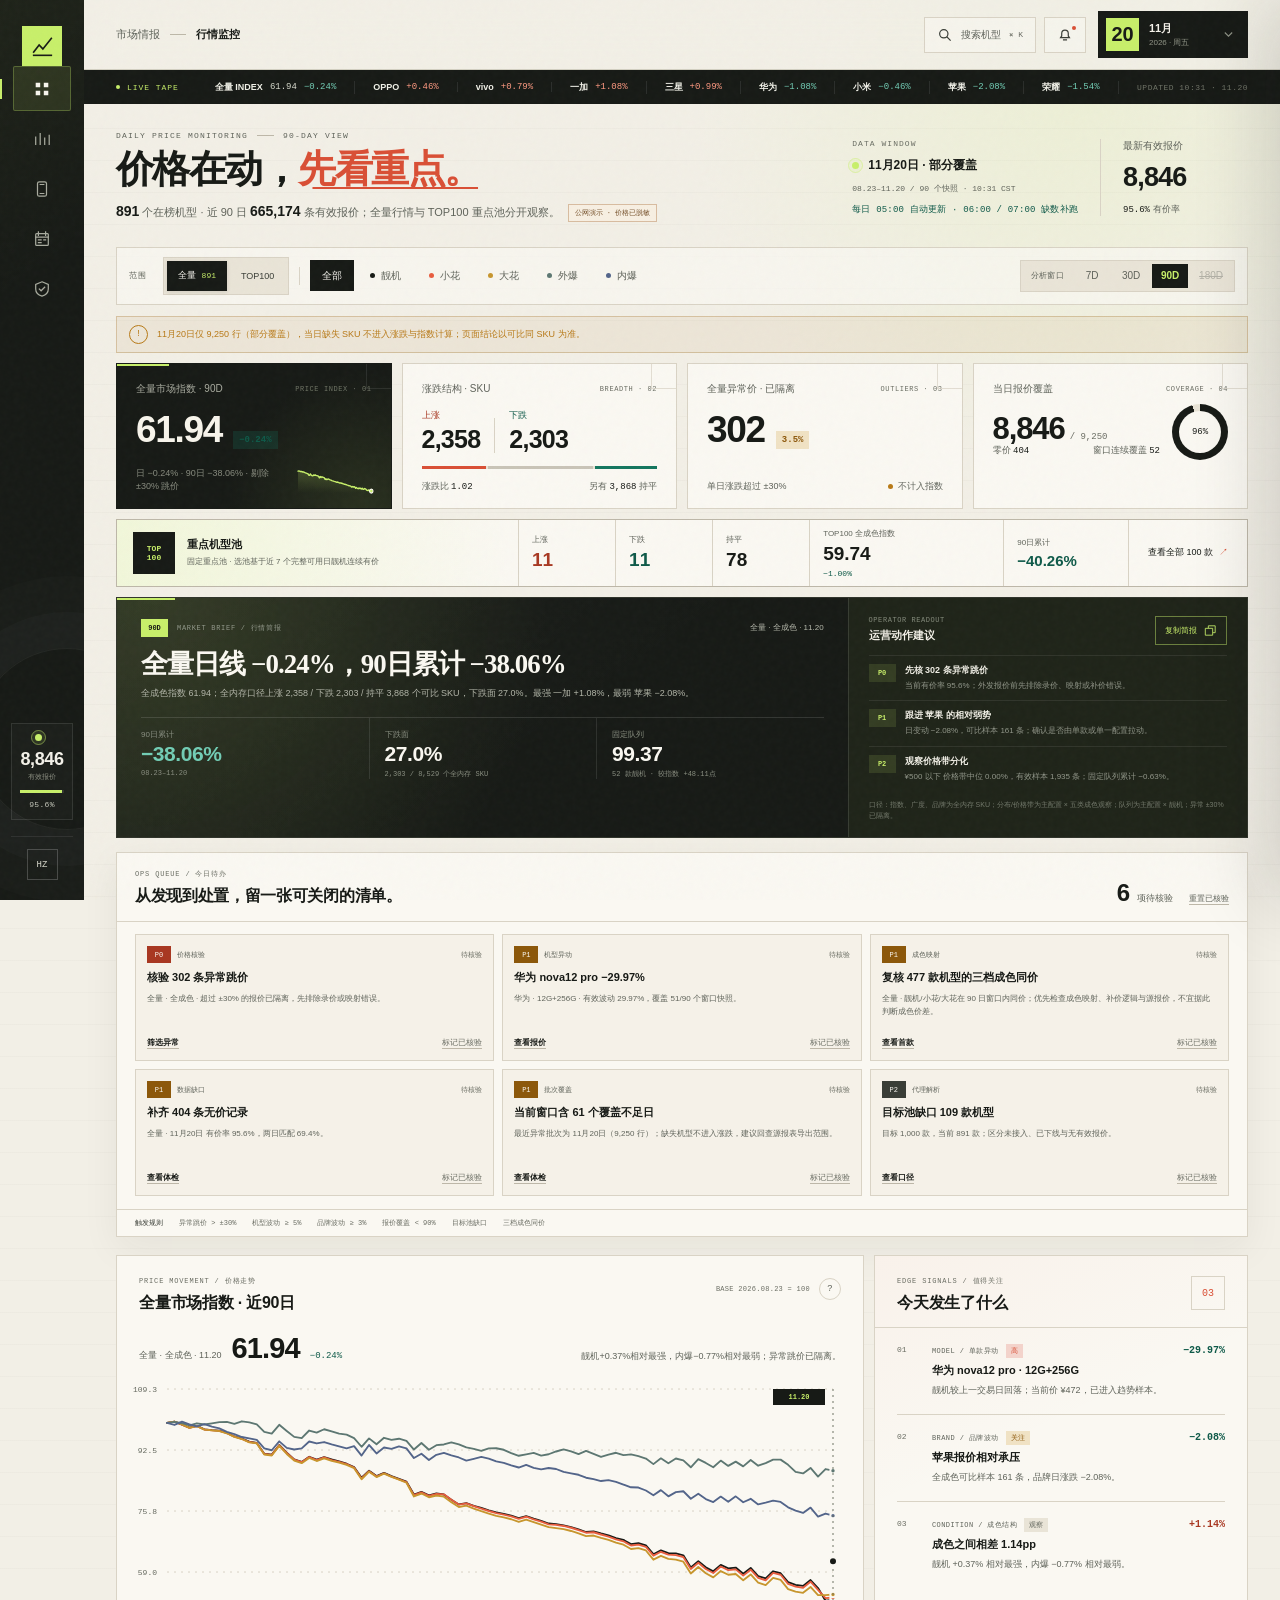
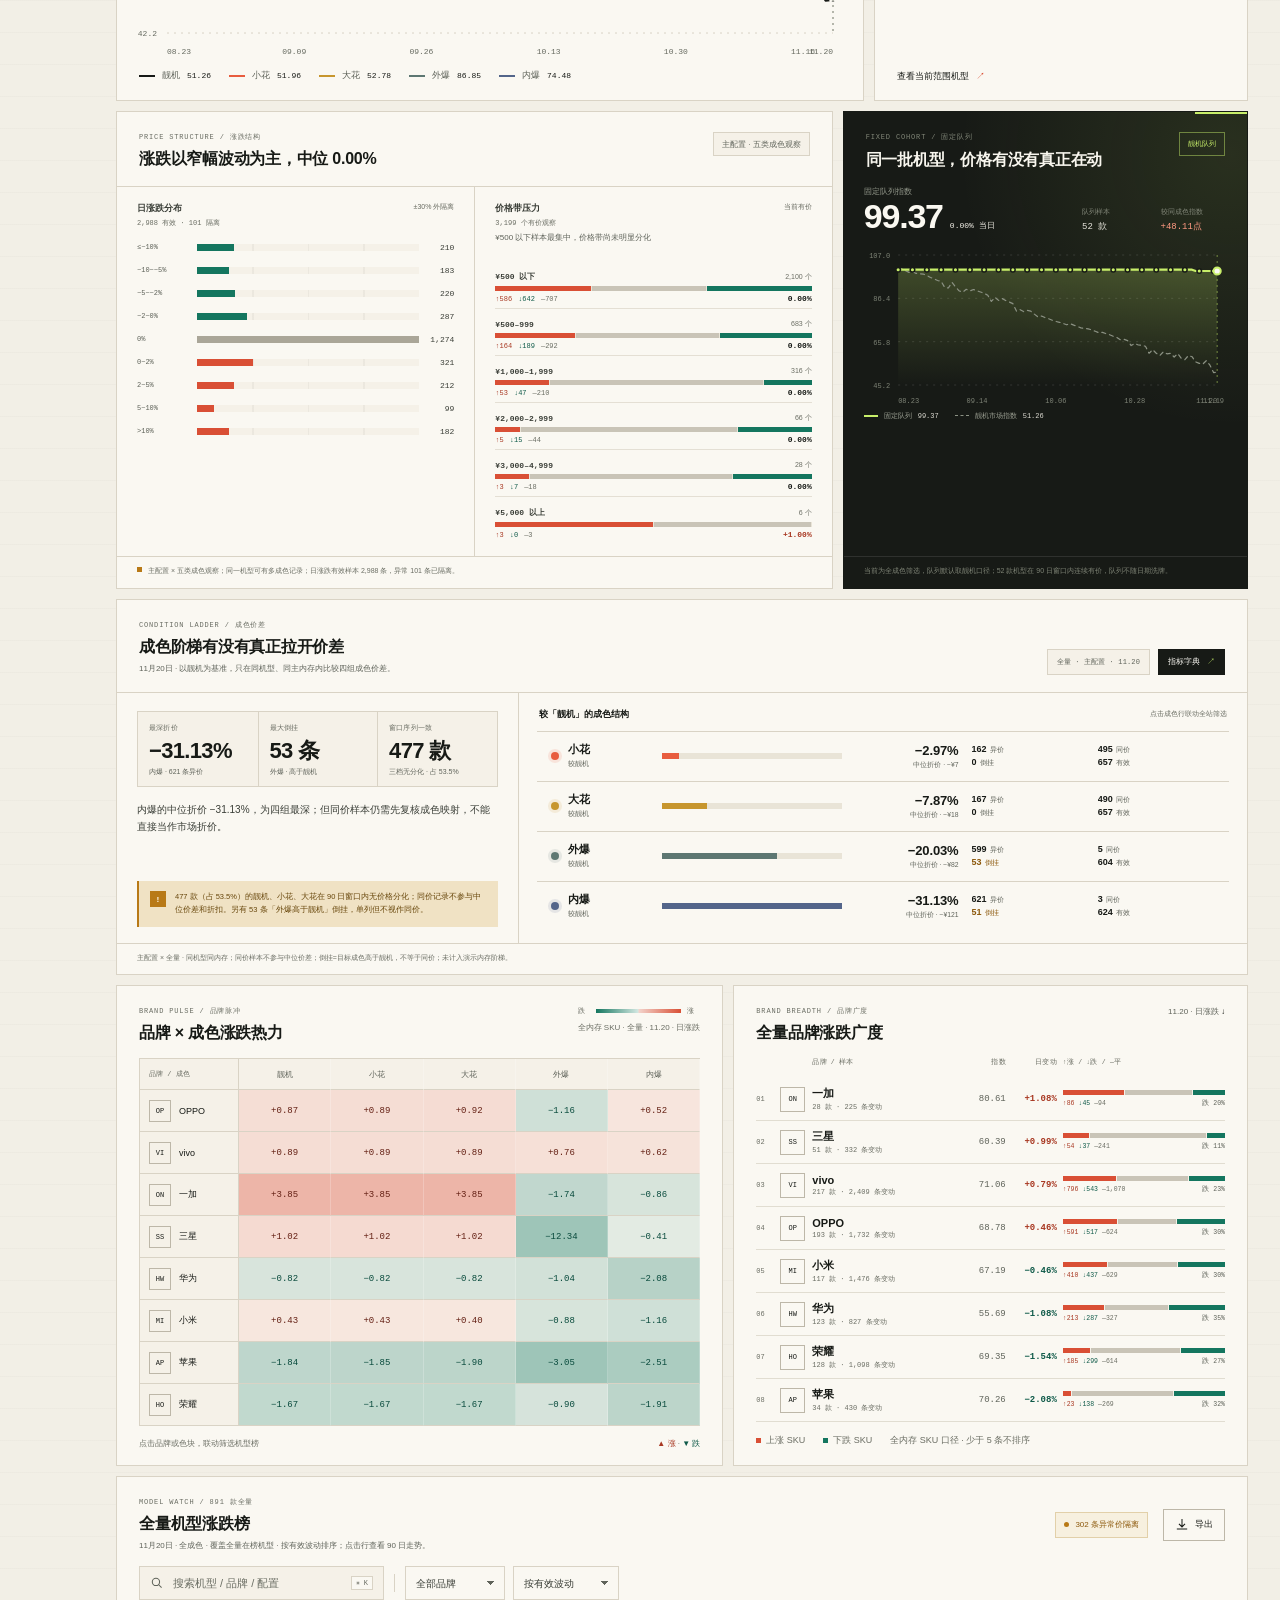
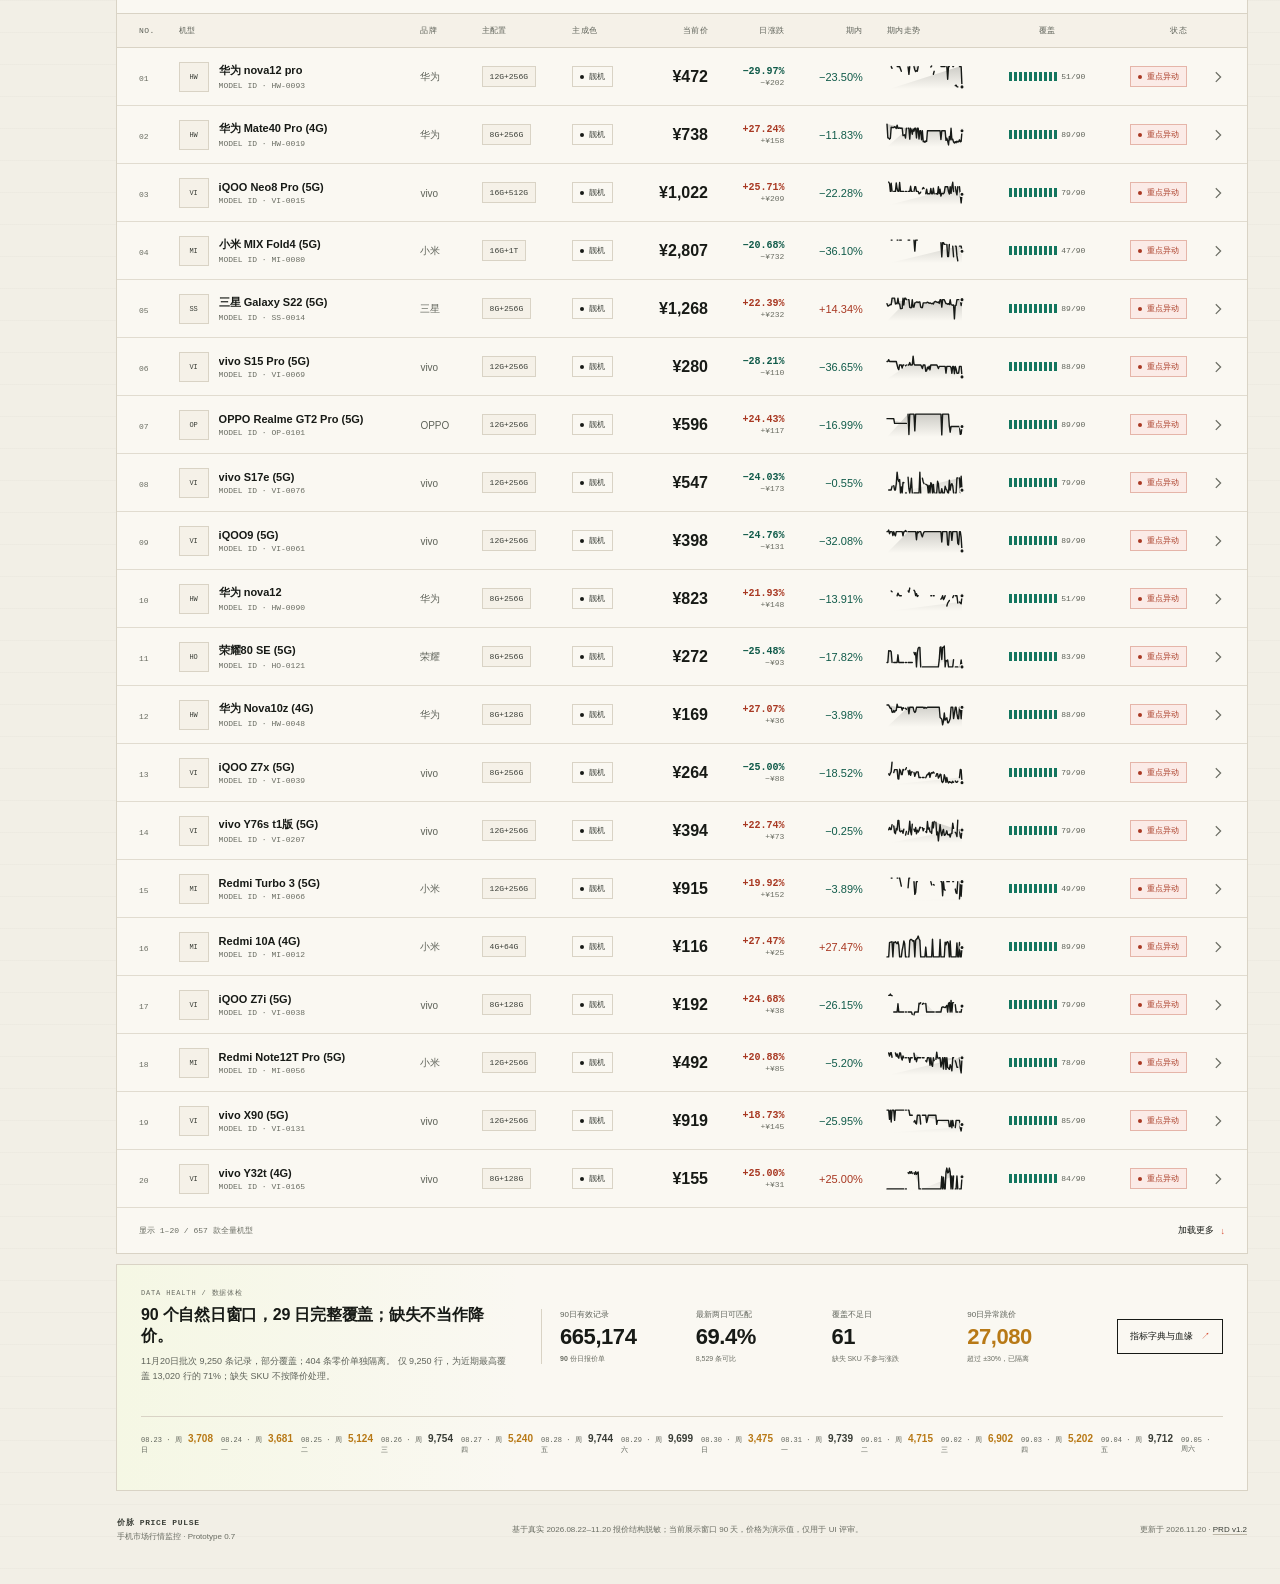
<file: index.html>
<!doctype html>
<html lang="zh-CN">
  <head>
    <meta charset="UTF-8" />
    <meta name="viewport" content="width=device-width, initial-scale=1.0" />
    <meta name="description" content="手机市场行情监控：按日追踪 891 个机型、90 天价格变化与 TOP100 重点机型报价。" />
    <meta name="theme-color" content="#171a16" />
    <title>价脉 Price Pulse · 手机市场行情监控</title>
    <link rel="icon" type="image/svg+xml" href="data:image/svg+xml,%3Csvg xmlns='http://www.w3.org/2000/svg' viewBox='0 0 64 64'%3E%3Crect width='64' height='64' rx='8' fill='%23a8c72d'/%3E%3Cpath d='M16 44 28 30l8 7 13-19' fill='none' stroke='%23151c17' stroke-width='6' stroke-linecap='round' stroke-linejoin='round'/%3E%3C/svg%3E" />
    <link rel="stylesheet" href="styles.css?v=20261120d" />
    <script src="assets/data.js?v=20261120d" defer></script>
    <script src="app.js?v=20261120d" defer></script>
  </head>
  <body>
    <div class="page-grain" aria-hidden="true"></div>

    <aside class="sidebar" aria-label="主导航">
      <a class="brand-lockup" href="#overview" aria-label="价脉首页">
        <span class="brand-glyph" aria-hidden="true">
          <svg viewBox="0 0 34 34"><path d="M5 24.5 12.4 15l5.1 5.3L29 6"/><path d="M5 29h24"/></svg>
        </span>
        <span class="brand-copy"><strong>价脉</strong><small>PRICE PULSE</small></span>
      </a>
      <div class="side-label">WORKSPACE</div>
      <nav class="side-nav">
        <button class="side-link is-active" data-scroll="overview">
          <span class="side-icon" aria-hidden="true"><svg viewBox="0 0 20 20"><path d="M3 3h5v5H3zM12 3h5v5h-5zM3 12h5v5H3zM12 12h5v5h-5z"/></svg></span>
          <span>行情总览</span><span class="nav-kbd">01</span>
        </button>
        <button class="side-link" data-scroll="brands">
          <span class="side-icon" aria-hidden="true"><svg viewBox="0 0 20 20"><path d="M3 16V8M8 16V4M13 16V9M18 16V6"/></svg></span>
          <span>品牌监控</span><span class="nav-kbd">02</span>
        </button>
        <button class="side-link" data-scroll="models">
          <span class="side-icon" aria-hidden="true"><svg viewBox="0 0 20 20"><rect x="5" y="2" width="10" height="16" rx="2"/><path d="M8 5h4M8 15h4"/></svg></span>
          <span>TOP100</span><span class="nav-kbd">03</span>
        </button>
        <button class="side-link" data-scroll="ops">
          <span class="side-icon" aria-hidden="true"><svg viewBox="0 0 20 20"><rect x="3" y="4" width="14" height="13" rx="1"/><path d="M6 2v4M14 2v4M3 8h14M6 11h3M12 11h2M6 14h3"/></svg></span>
          <span>运营待办</span><span class="nav-kbd">04</span>
        </button>
        <button class="side-link" data-scroll="quality">
          <span class="side-icon" aria-hidden="true"><svg viewBox="0 0 20 20"><path d="M10 2 17 5v5c0 4.2-2.9 6.8-7 8-4.1-1.2-7-3.8-7-8V5z"/><path d="m7 10 2 2 4-4"/></svg></span>
          <span>数据体检</span><span class="nav-kbd">05</span>
        </button>
      </nav>
      <div class="sidebar-foot">
        <div class="live-block">
          <div class="live-heading"><span class="live-dot"></span> 最新批次已入库</div>
          <div class="live-score"><strong id="sideValidSkus">12,284</strong><span>有效报价</span></div>
          <div class="live-meter"><span id="sideCoverageBar"></span></div>
          <div class="live-caption"><span>最新日报价覆盖</span><span id="sideCoverage">94.3%</span></div>
        </div>
        <div class="demo-note">
          <span class="demo-stamp" id="sideWindowStamp">90D</span>
          <p id="sideDateRange">08.23–11.20 · 已入库 91 个自然日报价快照。</p>
        </div>
        <div class="operator">
          <span class="operator-avatar">HZ</span>
          <span><strong>行情运营</strong><small>市场价格监控台</small></span>
          <span class="operator-status" title="在线"></span>
        </div>
      </div>
    </aside>

    <div class="app-shell">
      <header class="topbar">
        <div class="mobile-brand">
          <span class="brand-glyph" aria-hidden="true"><svg viewBox="0 0 34 34"><path d="M5 24.5 12.4 15l5.1 5.3L29 6"/><path d="M5 29h24"/></svg></span>
          <strong>价脉</strong>
        </div>
        <div class="breadcrumb"><span>市场情报</span><i></i><strong>行情监控</strong></div>
        <div class="topbar-tools">
          <button class="icon-button search-trigger" type="button" aria-label="搜索机型" data-search-trigger>
            <svg viewBox="0 0 20 20" aria-hidden="true"><circle cx="8.5" cy="8.5" r="5.2"/><path d="m12.5 12.5 4 4"/></svg>
            <span>搜索机型</span><kbd>⌘ K</kbd>
          </button>
          <button class="icon-button hide-small" type="button" aria-label="数据提醒">
            <svg viewBox="0 0 20 20" aria-hidden="true"><path d="M15.5 13.2H4.5l1.4-2V8a4.1 4.1 0 0 1 8.2 0v3.2zM8.2 16h3.6"/></svg>
            <span class="notification-dot"></span>
          </button>
          <label class="date-chip" title="切换业务日期">
            <span class="date-chip-day" id="dateDay">02</span>
            <span><strong id="dateMonth">11月</strong><small id="dateMeta">2026 · 周一</small></span>
            <svg viewBox="0 0 16 16" aria-hidden="true"><path d="m4 6 4 4 4-4"/></svg>
            <select id="datePicker" aria-label="业务日期"></select>
          </label>
        </div>
      </header>

      <section class="market-tape" aria-label="品牌涨跌快报">
        <div class="tape-label"><span></span> LIVE TAPE</div>
        <div class="tape-window"><div class="tape-track" id="marketTape"></div></div>
        <div class="tape-time" id="tapeTime">UPDATED 18:06</div>
      </section>

      <main class="main-content">
        <section class="hero hero-compact" id="overview">
          <div class="hero-copy">
            <div class="eyebrow"><span>DAILY PRICE MONITORING</span><i></i><span id="heroWindowFlag">90-DAY VIEW</span></div>
            <h1>价格在动，<em>先看重点。</em></h1>
            <p><strong id="heroModelCount">891</strong> 个在榜机型 · <span id="heroWindowLabel">近 90 日</span> <strong id="heroTotalSkus">665,174</strong> 条有效报价；全量行情与 TOP100 重点池分开观察。 <span class="demo-inline" id="demoInline">公网演示 · 价格已脱敏</span></p>
          </div>
          <div class="hero-aside">
            <div class="brief-status">
              <span class="brief-label">DATA WINDOW</span>
              <div class="brief-line"><span class="live-dot"></span><strong id="heroDateStatus">11月20日 · 部分覆盖</strong></div>
              <span class="brief-time" id="heroDateRange">2026.08.23–11.20 / 90 个快照</span>
              <span class="brief-time brief-schedule">每日 05:00 自动更新 · 06:00 / 07:00 缺数补跑</span>
            </div>
            <div class="hero-rule"></div>
            <div class="hero-stat">
              <span>最新有效报价</span>
              <strong id="heroValidSkus">12,284</strong>
              <small><b id="heroCoverage">94.3%</b> 有价率</small>
            </div>
          </div>
        </section>

        <section class="control-strip control-strip-v2" aria-label="看板筛选">
          <div class="control-cluster">
            <span class="control-label">范围</span>
            <div class="scope-switch" role="group" aria-label="统计范围">
              <button class="scope-button is-active" type="button" data-scope="all">全量 <strong id="allScopeCount">891</strong></button>
              <button class="scope-button" type="button" data-scope="top100">TOP100</button>
            </div>
            <div class="toolbar-divider"></div>
            <div class="condition-filter" role="group" aria-label="成色筛选">
              <button class="condition-pill is-active" type="button" data-condition="全部">全部</button>
              <button class="condition-pill" type="button" data-condition="靓机"><i class="dot dot-perfect"></i>靓机</button>
              <button class="condition-pill" type="button" data-condition="小花"><i class="dot dot-small"></i>小花</button>
              <button class="condition-pill" type="button" data-condition="大花"><i class="dot dot-large"></i>大花</button>
              <button class="condition-pill" type="button" data-condition="外爆"><i class="dot dot-outside"></i>外爆</button>
              <button class="condition-pill" type="button" data-condition="内爆"><i class="dot dot-inside"></i>内爆</button>
            </div>
          </div>
          <div class="window-switch" role="group" aria-label="分析窗口">
            <span>分析窗口</span>
            <button type="button" data-window="7">7D</button>
            <button type="button" data-window="30">30D</button>
            <button type="button" data-window="90" class="is-active">90D</button>
            <button type="button" data-window="180" disabled title="当前已入库 90 天，扩展到 180 天后自动启用">180D</button>
          </div>
        </section>
        <p class="partial-notice" id="partialNotice" hidden role="note"></p>

        <section class="metric-grid" aria-label="核心指标">
          <article class="metric-card metric-primary">
            <div class="metric-topline"><span id="metricIndexLabel">全量市场指数</span><span class="metric-code">PRICE INDEX · 01</span></div>
            <div class="metric-value-row"><strong class="metric-value" id="marketIndex">99.02</strong><span class="metric-change is-up" id="marketChange">+2.54%</span></div>
            <div class="metric-foot"><span id="metricIndexFoot">较上一交易日 · 剔除 ±30% 跳价</span><span class="mini-spark" id="marketSpark"></span></div>
          </article>
          <article class="metric-card">
            <div class="metric-topline"><span id="breadthLabel">涨跌结构 · SKU</span><span class="metric-code">BREADTH · 02</span></div>
            <div class="breadth-numbers"><div><span class="breadth-kicker up-text">上涨</span><strong id="upCount">2,336</strong></div><i></i><div><span class="breadth-kicker down-text">下跌</span><strong id="downCount">1,164</strong></div></div>
            <div class="breadth-bar"><span class="breadth-up" id="upBar"></span><span class="breadth-flat" id="flatBar"></span><span class="breadth-down" id="downBar"></span></div>
            <div class="metric-foot"><span>涨跌比 <b id="upDownRatio">2.01</b></span><span>另有 <b id="flatCount">1,691</b> 持平</span></div>
          </article>
          <article class="metric-card">
            <div class="metric-topline"><span id="anomalyLabel">价格异常 · 已隔离</span><span class="metric-code">OUTLIERS · 03</span></div>
            <div class="metric-value-row"><strong class="metric-value" id="anomalyCount">649</strong><span class="metric-change is-warn" id="anomalyRatio">12.5%</span></div>
            <div class="metric-foot"><span>单日涨跌超过 ±30%</span><span class="foot-mark"><i></i> 不计入指数</span></div>
          </article>
          <article class="metric-card">
            <div class="metric-topline"><span id="coverageLabel">最新报价覆盖</span><span class="metric-code">COVERAGE · 04</span></div>
            <div class="coverage-row">
              <div><div class="metric-value-row"><strong class="metric-value" id="validSkus">9,765</strong><span class="unit" id="uniqueSkus">/ 13,020</span></div><div class="metric-foot"><span>零价 <b id="zeroQuotes">3,255</b></span><span>窗口连续覆盖 <b id="continuousModels">494</b></span></div></div>
              <div class="small-ring" id="coverageRing"><span id="coverageRingText">75%</span></div>
            </div>
          </article>
        </section>

        <section class="top100-band" aria-label="TOP100 重点池摘要">
          <div class="top100-title"><span class="top100-mark">TOP<br />100</span><div><strong>重点机型池</strong><small>近 7 个完整可用日靓机连续有价，按最新市场价排序</small></div></div>
          <div class="top100-stat"><span>上涨</span><strong class="up-text" id="topUp">46</strong></div>
          <div class="top100-stat"><span>下跌</span><strong class="down-text" id="topDown">13</strong></div>
          <div class="top100-stat"><span id="topFlatLabel">持平</span><strong id="topFlat">41</strong></div>
          <div class="top100-stat top100-index"><span id="topIndexLabel">TOP100 指数</span><strong id="topIndex">99.10</strong><small id="topChange" class="up-text">+1.61%</small></div>
          <div class="top100-stat top100-week"><span id="topWeekLabel">期内累计</span><strong id="topWeek">−0.90%</strong></div>
          <button class="top100-action" type="button" data-scope-select="top100">查看全部 100 款 <span>↗</span></button>
        </section>

        <section class="brief-band" aria-labelledby="briefTitle">
          <div class="brief-lead">
            <div class="brief-eyebrow"><span class="brief-flag" id="briefWindowFlag">90D</span><span>MARKET BRIEF / 行情简报</span><em id="briefScope">全量 · 全成色 · 11.20</em></div>
            <h2 id="briefTitle">近 90 日价格持续下探，先看下跌面与异常</h2>
            <p class="brief-summary" id="briefSummary">正在生成当前筛选口径的市场摘要。</p>
            <div class="brief-facts" id="briefFacts"></div>
          </div>
          <aside class="brief-actions-panel" aria-label="运营行动建议">
            <div class="brief-actions-head"><div><span>OPERATOR READOUT</span><strong>运营动作建议</strong></div><button type="button" class="brief-copy" data-brief-copy>复制简报 <svg viewBox="0 0 18 18" aria-hidden="true"><path d="M6 5V2.5h9.5V12H13M2.5 6H12v9.5H2.5z"/></svg></button></div>
            <ol class="brief-actions" id="briefActions"></ol>
            <p class="brief-footnote" id="briefFootnote">报价参考，非成交价。</p>
          </aside>
        </section>

        <section class="ops-band" id="ops" aria-labelledby="opsTitle">
          <div class="ops-band-head">
            <div><div class="panel-kicker">OPS QUEUE / 今日待办</div><h2 id="opsTitle">从发现到处置，留一张可关闭的清单。</h2></div>
            <div class="ops-summary"><strong id="opsPending">0</strong><span>项待核验</span><button type="button" data-ops-reset>重置已核验</button></div>
          </div>
          <div class="ops-list" id="opsList"></div>
          <div class="ops-rule"><span>触发规则</span><span>异常跳价 &gt; ±30%</span><span>机型波动 ≥ 5%</span><span>品牌波动 ≥ 3%</span><span>报价覆盖 &lt; 90%</span><span>目标池缺口</span><span>三档成色同价</span></div>
        </section>

        <section class="dashboard-grid top-grid">
          <article class="panel chart-panel">
            <header class="panel-header"><div><div class="panel-kicker">PRICE MOVEMENT / 价格走势</div><h2 id="chartTitle">全量市场指数 · 近90日</h2></div><div class="panel-header-meta"><span class="base-date">BASE 2026.08.22 = 100</span><button class="more-button" type="button" data-method-open aria-label="查看指标说明">?</button></div></header>
            <div class="chart-summary"><div><span id="chartSummaryLabel">全市场 · 90天</span><strong id="chartSummaryValue">61.71</strong><small id="chartSummaryDelta" class="up-text">+0.28%</small></div><div class="chart-summary-note" id="chartSummaryNote">日报价中位数指数；异常跳价不参与计算。</div></div>
            <div class="line-chart" id="marketChart" role="img" aria-label="成色价格指数折线图"></div>
            <div class="chart-legend" id="chartLegend"></div>
          </article>
          <aside class="panel signal-panel">
            <header class="panel-header signal-header"><div><div class="panel-kicker">EDGE SIGNALS / 值得关注</div><h2>今天发生了什么</h2></div><span class="signal-count">03</span></header>
            <div class="signal-list" id="signalList"></div>
            <button class="text-action signal-action" type="button" data-scroll-target="models">查看当前范围机型 <span>↗</span></button>
          </aside>
        </section>

        <section class="dashboard-grid analysis-grid" aria-label="价格结构分析">
          <article class="panel structure-panel">
            <header class="panel-header"><div><div class="panel-kicker">PRICE STRUCTURE / 涨跌结构</div><h2 id="distributionTitle">涨跌以窄幅波动为主，方向尚未拉开</h2></div><span class="structure-scope" id="structureScope">主配置 · 全成色</span></header>
            <div class="structure-columns">
              <section class="structure-col" aria-labelledby="distributionLabel">
                <div class="structure-col-head"><div><span id="distributionLabel">日涨跌分布</span><small id="distributionMeta">—</small></div><em>±30% 外隔离</em></div>
                <div class="distribution-list" id="changeDistribution" role="list"></div>
              </section>
              <section class="structure-col" aria-labelledby="priceBandLabel">
                <div class="structure-col-head"><div><span id="priceBandLabel">价格带压力</span><small id="priceBandMeta">—</small></div><em>当前有价</em></div>
                <p class="price-band-title" id="priceBandTitle">正在聚合价格带样本。</p>
                <div class="price-band-list" id="priceBands" role="list"></div>
              </section>
            </div>
            <p class="structure-foot" id="structureFoot">主配置 × 当前成色；异常跳价不进入分布。</p>
          </article>

          <article class="panel cohort-panel">
            <header class="panel-header"><div><div class="panel-kicker">FIXED COHORT / 固定队列</div><h2>同一批机型，价格有没有真正在动</h2></div><span class="cohort-badge" id="cohortBadge">靓机队列</span></header>
            <div class="cohort-body">
              <div class="cohort-main">
                <div class="cohort-value"><span>固定队列指数</span><strong id="cohortIndex">100.00</strong><em id="cohortChange">—</em></div>
                <div class="cohort-facts"><div><span>队列样本</span><strong id="cohortSample">—</strong></div><div><span>较同成色指数</span><strong id="cohortDiff">—</strong></div></div>
              </div>
              <div class="cohort-chart" id="cohortChart" role="img" aria-label="固定队列与同成色市场指数趋势"></div>
              <div class="cohort-legend" id="cohortLegend"></div>
            </div>
            <p class="cohort-foot" id="cohortFoot">队列固定不随日期变化；按每日中位涨跌复利计算。</p>
          </article>
        </section>

        <section class="panel condition-spread-panel" id="condition-spread" aria-labelledby="spreadTitle">
          <header class="panel-header spread-header">
            <div>
              <div class="panel-kicker">CONDITION LADDER / 成色价差</div>
              <h2 id="spreadTitle">成色阶梯有没有真正拉开价差</h2>
              <p class="panel-note" id="spreadSubtitle">同日、同机型、同主内存，以靓机为基准比较四组成色价差。</p>
            </div>
            <div class="spread-header-meta">
              <span id="spreadScope">全量 · 主配置 · 11.19</span>
              <button class="spread-method-button" type="button" data-method-open>指标字典 <span>↗</span></button>
            </div>
          </header>
          <div class="spread-layout">
            <div class="spread-lead">
              <div class="spread-kpis">
                <div><span>最深折价</span><strong id="spreadDeepestValue">—</strong><small id="spreadDeepestLabel">—</small></div>
                <div><span>最大倒挂</span><strong id="spreadInversionValue">—</strong><small id="spreadInversionLabel">—</small></div>
                <div><span>窗口序列一致</span><strong id="spreadSameValue">—</strong><small id="spreadSameLabel">—</small></div>
              </div>
              <p class="spread-summary" id="spreadSummary">正在计算成色价差结构。</p>
              <div class="spread-warning" id="spreadWarning">
                <span aria-hidden="true">!</span>
                <p id="spreadWarningText">正在复核同价样本。</p>
              </div>
            </div>
            <div class="spread-detail">
              <div class="spread-detail-head"><span>较「靓机」的成色结构</span><small>点击成色行联动全站筛选</small></div>
              <div class="spread-list" id="conditionSpreadList" role="list"></div>
            </div>
          </div>
          <p class="spread-foot" id="spreadFoot">主配置 × 同机型同内存；同价样本不参与中位价差；倒挂=目标成色高于靓机。</p>
        </section>

        <section class="dashboard-grid brand-grid" id="brands">
          <article class="panel heatmap-panel">
            <header class="panel-header"><div><div class="panel-kicker">BRAND PULSE / 品牌脉冲</div><h2>品牌 × 成色涨跌热力</h2></div><div class="heat-legend"><span>跌</span><i class="heat-scale"></i><span>涨</span><em id="heatScopeLabel">全量口径 · 日涨跌幅</em></div></header>
            <div class="heatmap-scroll"><div class="heatmap" id="brandHeatmap"></div></div>
            <div class="panel-caption"><span>点击品牌或色块，联动筛选机型榜</span><span><b class="up-text">▲ 涨</b> · <b class="down-text">▼ 跌</b></span></div>
          </article>
          <article class="panel ranking-panel">
            <header class="panel-header"><div><div class="panel-kicker">BRAND BREADTH / 品牌广度</div><h2 id="brandRankingTitle">品牌日涨跌排行</h2></div><div class="ranking-sort" id="rankingSortLabel">按日涨跌 <span>↓</span></div></header>
            <div class="brand-breadth-head" aria-hidden="true"><span></span><span></span><span>品牌 / 样本</span><span>指数</span><span>日变动</span><span>↑涨 / ↓跌 / —平</span></div>
            <div class="brand-ranking" id="brandRanking"></div>
            <div class="ranking-foot"><span><i class="legend-square up-bg"></i>上涨</span><span><i class="legend-square down-bg"></i>下跌</span><span>样本少于 5 条标记为不足</span></div>
          </article>
        </section>

        <section class="panel movers-panel" id="models">
          <header class="panel-header movers-header">
            <div><div class="panel-kicker" id="modelPanelKicker">MODEL WATCH / TOP100 重点池</div><h2 id="modelPanelTitle">TOP100 机型涨跌榜</h2><p class="panel-note" id="modelPanelNote">固定重点池 · 按有效波动排序；点击行查看各成色走势。</p></div>
            <div class="movers-actions"><span class="outlier-badge" id="outlierBadge"><i></i> 异常价已隔离</span><button class="outline-button" type="button" data-export><svg viewBox="0 0 18 18" aria-hidden="true"><path d="M9 2v9M5.5 8 9 11.5 12.5 8M3 14h12"/></svg> 导出</button></div>
          </header>
          <div class="table-toolbar">
            <label class="table-search"><svg viewBox="0 0 20 20" aria-hidden="true"><circle cx="8.5" cy="8.5" r="5.2"/><path d="m12.5 12.5 4 4"/></svg><input id="modelSearch" type="search" placeholder="搜索机型 / 品牌 / 配置" autocomplete="off" /><kbd>⌘ K</kbd></label>
            <div class="toolbar-divider"></div>
            <select id="brandFilter" aria-label="品牌筛选"><option value="all">全部品牌</option></select>
            <select id="sortFilter" aria-label="排序方式"><option value="impact">按有效波动</option><option value="up">按有效涨幅</option><option value="down">按有效跌幅</option><option value="anomaly">异常跳价优先</option><option value="price">按价格从高到低</option><option value="rank">按重点池排序</option></select>
            <button class="clear-filter" type="button" id="clearFilters" hidden>清除筛选</button>
          </div>
          <div class="table-wrap">
            <table>
              <thead><tr><th class="rank-col" id="rankHeader">TOP</th><th class="col-model">机型</th><th>品牌</th><th>主配置</th><th>主成色</th><th class="align-right">当前价</th><th class="align-right">日涨跌</th><th class="align-right hide-tablet" id="windowHeader">期内</th><th class="spark-col hide-tablet">期内走势</th><th class="align-center hide-tablet">覆盖</th><th class="align-right hide-tablet">状态</th><th class="chevron-col"><span class="sr-only">操作</span></th></tr></thead>
              <tbody id="modelRows"></tbody>
            </table>
            <div class="mobile-table-hint">左右滑动表格，查看完整价格字段 →</div>
            <div class="empty-state" id="emptyState" hidden><strong>没有匹配的机型</strong><span>试试减少筛选条件或更换关键词。</span></div>
          </div>
          <div class="table-footer"><span id="resultCount">显示 1–12 / 100 款机型</span><button class="text-action" type="button" id="loadMore">加载更多 <span>↓</span></button></div>
        </section>

        <section class="quality-strip" id="quality">
          <div class="quality-title"><div class="panel-kicker">DATA HEALTH / 数据体检</div><h2 id="qualityHeadline">90 个自然日窗口，缺失不当作降价。</h2><p id="qualitySummary">最新批次 9,250 条记录；零价、异常与覆盖不足日单独隔离。</p></div>
          <div class="quality-metrics"><div><span id="qualityTotalLabel">90日有效记录</span><strong id="qualityTotalSkus">665,174</strong><small><b id="qualityTotalDays">90</b> 份日报价单</small></div><div><span>最新两日可匹配</span><strong id="qualityMatchRate">95.6%</strong><small id="qualityMatchCount">8,846 条可比</small></div><div><span>覆盖不足日</span><strong id="qualityPartialDays">61</strong><small>缺失 SKU 不参与涨跌</small></div><div class="quality-warning"><span id="qualityAnomalyLabel">窗口异常跳价</span><strong id="qualityAnomalies">0</strong><small>超过 ±30%，已隔离</small></div></div>
          <button class="quality-action" type="button" data-method-open>指标字典与血缘 <span>↗</span></button>
          <div class="quality-timeline" id="qualityTimeline" role="group" aria-label="90日有效报价与批次覆盖趋势"></div>
        </section>

        <footer class="page-footer"><div><strong>价脉 PRICE PULSE</strong><span>手机市场行情监控 · Prototype 0.7</span></div><p id="footerDemoNote">基于 2026.08.23–11.20 九十日报价单；价格为业务参考价，仅用于内部评审。</p><span>更新于 2026.11.20 · <a class="footer-prd-link" href="docs/prd.html">PRD v1.2</a></span></footer>
      </main>
    </div>

    <nav class="mobile-nav" aria-label="移动端导航">
      <button class="is-active" data-scroll="overview"><svg viewBox="0 0 20 20"><path d="M3 3h5v5H3zM12 3h5v5h-5zM3 12h5v5H3zM12 12h5v5h-5z"/></svg><span>总览</span></button>
      <button data-scroll="brands"><svg viewBox="0 0 20 20"><path d="M3 16V8M8 16V4M13 16V9M18 16V6"/></svg><span>品牌</span></button>
      <button data-scroll="models"><svg viewBox="0 0 20 20"><rect x="5" y="2" width="10" height="16" rx="2"/><path d="M8 5h4M8 15h4"/></svg><span>TOP100</span></button>
      <button data-scroll="ops"><svg viewBox="0 0 20 20"><rect x="3" y="4" width="14" height="13" rx="1"/><path d="M6 2v4M14 2v4M3 8h14M6 11h3M12 11h2M6 14h3"/></svg><span>待办</span></button>
      <button data-scroll="quality"><svg viewBox="0 0 20 20"><path d="M10 2 17 5v5c0 4.2-2.9 6.8-7 8-4.1-1.2-7-3.8-7-8V5z"/><path d="m7 10 2 2 4-4"/></svg><span>体检</span></button>
    </nav>

    <div class="drawer-backdrop" id="drawerBackdrop" hidden></div>
    <aside class="detail-drawer" id="detailDrawer" aria-hidden="true" aria-label="机型报价详情" inert>
      <div class="drawer-head"><div class="drawer-heading"><span class="drawer-kicker">BUYER QUOTE / 买家报价与运营核验</span><h2 id="drawerTitle">机型详情</h2><div class="drawer-subline"><span id="drawerBrand"></span><i></i><span id="drawerMemory"></span><i></i><span id="drawerDate">2026.11.19</span></div></div><button class="drawer-close" type="button" id="drawerClose" aria-label="关闭详情"><svg viewBox="0 0 20 20"><path d="m5 5 10 10M15 5 5 15"/></svg></button></div>
      <div class="drawer-body"><div class="drawer-price-block"><span id="drawerCondition">靓机 · 当前价</span><div><strong id="drawerPrice">¥0</strong><span id="drawerChange" class="price-delta"></span></div><small>较上一交易日</small></div><div class="drawer-section-head"><span>选择报价对象</span><small id="drawerConfigMode">内存配置</small></div><div class="memory-options" id="drawerMemoryOptions" role="group" aria-label="内存配置"></div><div class="drawer-condition-tabs" id="drawerConditionTabs" role="group" aria-label="成色"></div><div class="quote-reference" id="quoteReference"><div class="quote-reference-head"><div><span>BUYER REFERENCE / 报价参考</span><strong id="quoteReferenceTitle">—</strong></div><span class="quote-reference-badge">参考价 · 非成交价</span></div><div class="quote-range-grid"><div><span>近 30 日中位</span><strong id="drawerQuoteMedian">—</strong></div><div><span>P25–P75 区间</span><strong id="drawerQuoteRange">—</strong></div><div><span>有效样本</span><strong id="drawerQuoteSample">—</strong></div></div><div class="quote-risk-line"><span id="drawerQuotePosition">—</span><span id="drawerQuoteVolatility">—</span></div><div class="quote-reference-meta"><span>数据截至 <b id="drawerQuoteDate">—</b></span><span>参考有效期 <b>当日</b></span><span id="quoteConfigModeNote">—</span></div><div class="quote-actions"><button class="quote-action" type="button" data-quote-copy>复制摘要</button><button class="quote-action" type="button" data-quote-watch aria-pressed="false">关注 SKU</button><button class="quote-action" type="button" data-quote-export>导出此 SKU</button></div><p class="quote-disclaimer">用于议价参考，不包含检测、物流、库存和资金成本，不等同成交价。</p></div><div class="drawer-chart-wrap"><div id="drawerChart" class="drawer-chart"></div></div><div class="drawer-section-head"><span>内存 × 成色矩阵</span><small>点击价格切换；小屏可左右滑动</small></div><div class="sku-matrix-wrap" id="skuMatrix"></div><div class="drawer-meta-grid"><div><span>窗口累计</span><strong id="drawer7d">—</strong></div><div><span>数据覆盖</span><strong id="drawerCoverage">—</strong></div><div><span>重点池</span><strong id="drawerRank">—</strong></div></div><div class="drawer-note"><span>!</span><p id="drawerDataNote">缺失日不会被按 0 或降价处理；报价参考仅用于议价决策，不替代成交价、库存和毛利核算。</p></div></div>
    </aside>

    <dialog class="method-dialog" id="methodDialog">
      <div class="dialog-head"><div><span class="panel-kicker">METHODOLOGY / 指标字典与数据血缘</span><h2>口径、指标、来源，放在同一页。</h2></div><button type="button" data-method-close aria-label="关闭口径说明"><svg viewBox="0 0 20 20"><path d="m5 5 10 10M15 5 5 15"/></svg></button></div>
      <div class="dialog-body" tabindex="0" aria-label="指标字典与数据血缘内容，可滚动">
        <div class="methodology-intro">
          <div><span class="panel-kicker">SHARED DEFINITION</span><h3>同一套口径，给运营、数据与产品共同使用。</h3></div>
          <p>当前观察批次 <strong id="methodAsOf">2026.11.19 · 18:06</strong>；公网为脱敏演示数据，不连接生产服务。</p>
        </div>

        <section class="methodology-section" aria-labelledby="methodStepsTitle">
          <div class="methodology-section-head"><div><span>01 / CALCULATION</span><h3 id="methodStepsTitle">计算口径</h3></div><p>以下规则对所有日期、范围和成色筛选同步生效。</p></div>
          <div class="method-step-grid">
            <div class="method-step"><span>01</span><div><strong>对齐同一 SKU</strong><p>以「日期 + 机型 ID + 内存 + 成色」为唯一键；同日同 SKU 只保留一个确认价，内存缺失与重复记录单独隔离。</p></div></div>
            <div class="method-step"><span>02</span><div><strong>只比较相邻两日同一 SKU</strong><p>零价、退出榜单和缺失日期不当作降价；新进榜也不当作涨价。</p></div></div>
            <div class="method-step"><span>03</span><div><strong>指数使用中位数并隔离跳价</strong><p>日涨跌超过 ±30% 视为异常跳价，不进入指数和品牌热力，仍保留在价格异常统计中。</p></div></div>
            <div class="method-step"><span>04</span><div><strong>TOP100 为固定重点池</strong><p>选取近 7 个完整可用日靓机连续有价、按最新靓机市场价排序的前 100 款机型；与全量口径分开计算。</p></div></div>
            <div class="method-step"><span>05</span><div><strong>样本不足不输出强弱结论</strong><p>品牌或成色可比样本少于 5 条时标记“样本不足”，不进入排行结论。</p></div></div>
            <div class="method-step"><span>06</span><div><strong>报价矩阵与目标池</strong><p>买家按「内存 × 成色」查看参考价；目标池为 1,000 款，当前在榜 891 款，缺口 109 款单独进入运营待办。</p></div></div>
            <div class="method-step"><span>07</span><div><strong>成色价差与固定队列</strong><p>成色价差仅取主配置、以靓机为基准，同价样本单列且不进入中位价差；固定队列在当前分析窗口内选取同一批连续有价机型，按每日中位涨跌复利形成指数。</p></div></div>
          </div>
        </section>

        <section class="methodology-section" aria-labelledby="metricDictionaryTitle">
          <div class="methodology-section-head"><div><span>02 / METRIC DICTIONARY</span><h3 id="metricDictionaryTitle">指标字典</h3></div><p>从指标名称追到公式、来源和责任角色。</p><span class="freshness-badge"><i aria-hidden="true"></i><b id="methodFreshness">T+0 · 11.19 18:06</b></span></div>
          <div class="metric-table-wrap" tabindex="0" role="region" aria-label="指标字典表格，可横向滚动">
            <table class="metric-table">
              <caption class="sr-only">市场价格监控指标字典</caption>
              <thead><tr><th scope="col">指标</th><th scope="col">定义</th><th scope="col">计算公式</th><th scope="col">数据来源</th><th scope="col">更新频率</th><th scope="col">责任角色</th><th scope="col">当前新鲜度</th></tr></thead>
              <tbody id="metricDictionaryBody"></tbody>
            </table>
            <div class="method-table-hint">左右滑动查看完整指标字段 →</div>
          </div>
        </section>

        <section class="methodology-section" aria-labelledby="lineageTitle">
          <div class="methodology-section-head"><div><span>03 / DATA LINEAGE</span><h3 id="lineageTitle">数据血缘</h3></div><p>从原始日报价到看板指标，每一步都可定位输入与输出。</p></div>
          <ol class="lineage-track">
            <li><span>01</span><strong>日报报价单</strong><small>每日 5 类成色 · 机型 / 内存 / 成色 / 市场价</small></li>
            <li><span>02</span><strong>SKU 唯一键归一</strong><small>日期 + 机型ID + 内存 + 成色</small></li>
            <li><span>03</span><strong>质量隔离</strong><small>零价 / 缺内存 / 同日重复 / ±30% 异常</small></li>
            <li><span>04</span><strong>日快照</strong><small>891 款 · 2,607 个内存配置 · 90 日窗口</small></li>
            <li><span>05</span><strong>指标计算</strong><small>指数 / 广度 / 队列 / 价格带 / 成色价差</small></li>
            <li><span>06</span><strong>监控看板</strong><small>运营监控 · 买家报价参考 · 数据体检</small></li>
          </ol>
        </section>

        <div class="method-data-note">
          <div><span>源头</span><strong>日报报价单</strong><small><b id="methodBatchCount">90</b> 份自然日报价快照</small></div>
          <div><span>价格口径</span><strong>真实脱敏行情</strong><small>机型详情覆盖真实多内存配置</small></div>
          <div><span>成色价差</span><strong>主配置聚合</strong><small>同机型同内存比较，不混合口径</small></div>
          <div><span>更新节奏</span><strong>日更 · T+0</strong><small>接口按日增量入库</small></div>
        </div>
      </div>
      <div class="dialog-foot"><span id="methodFooterNote">当前为 90 日报价口径；指数仅反映报价变化，不等同成交量或利润。</span><button type="button" data-method-close>我知道了</button></div>
    </dialog>

    <div class="toast" id="toast" role="status" aria-live="polite"></div>
  </body>
</html>
</file>
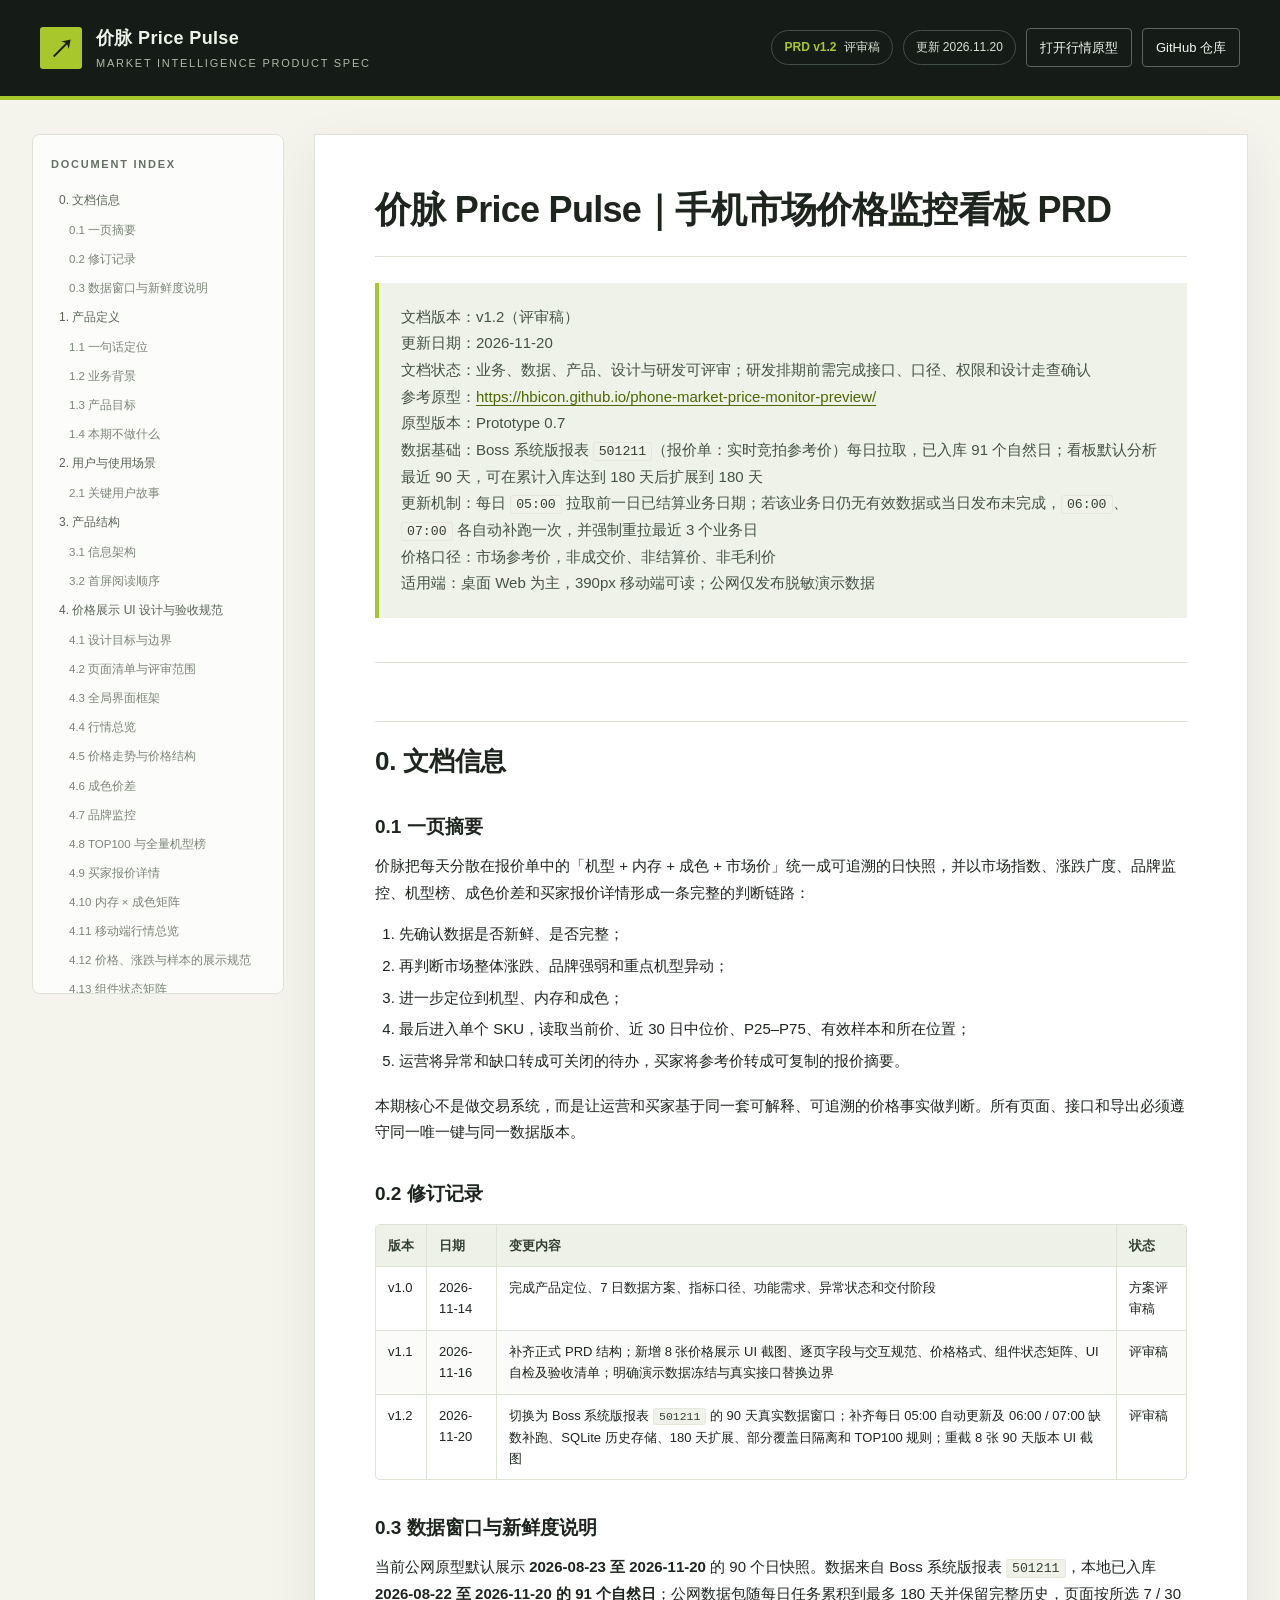
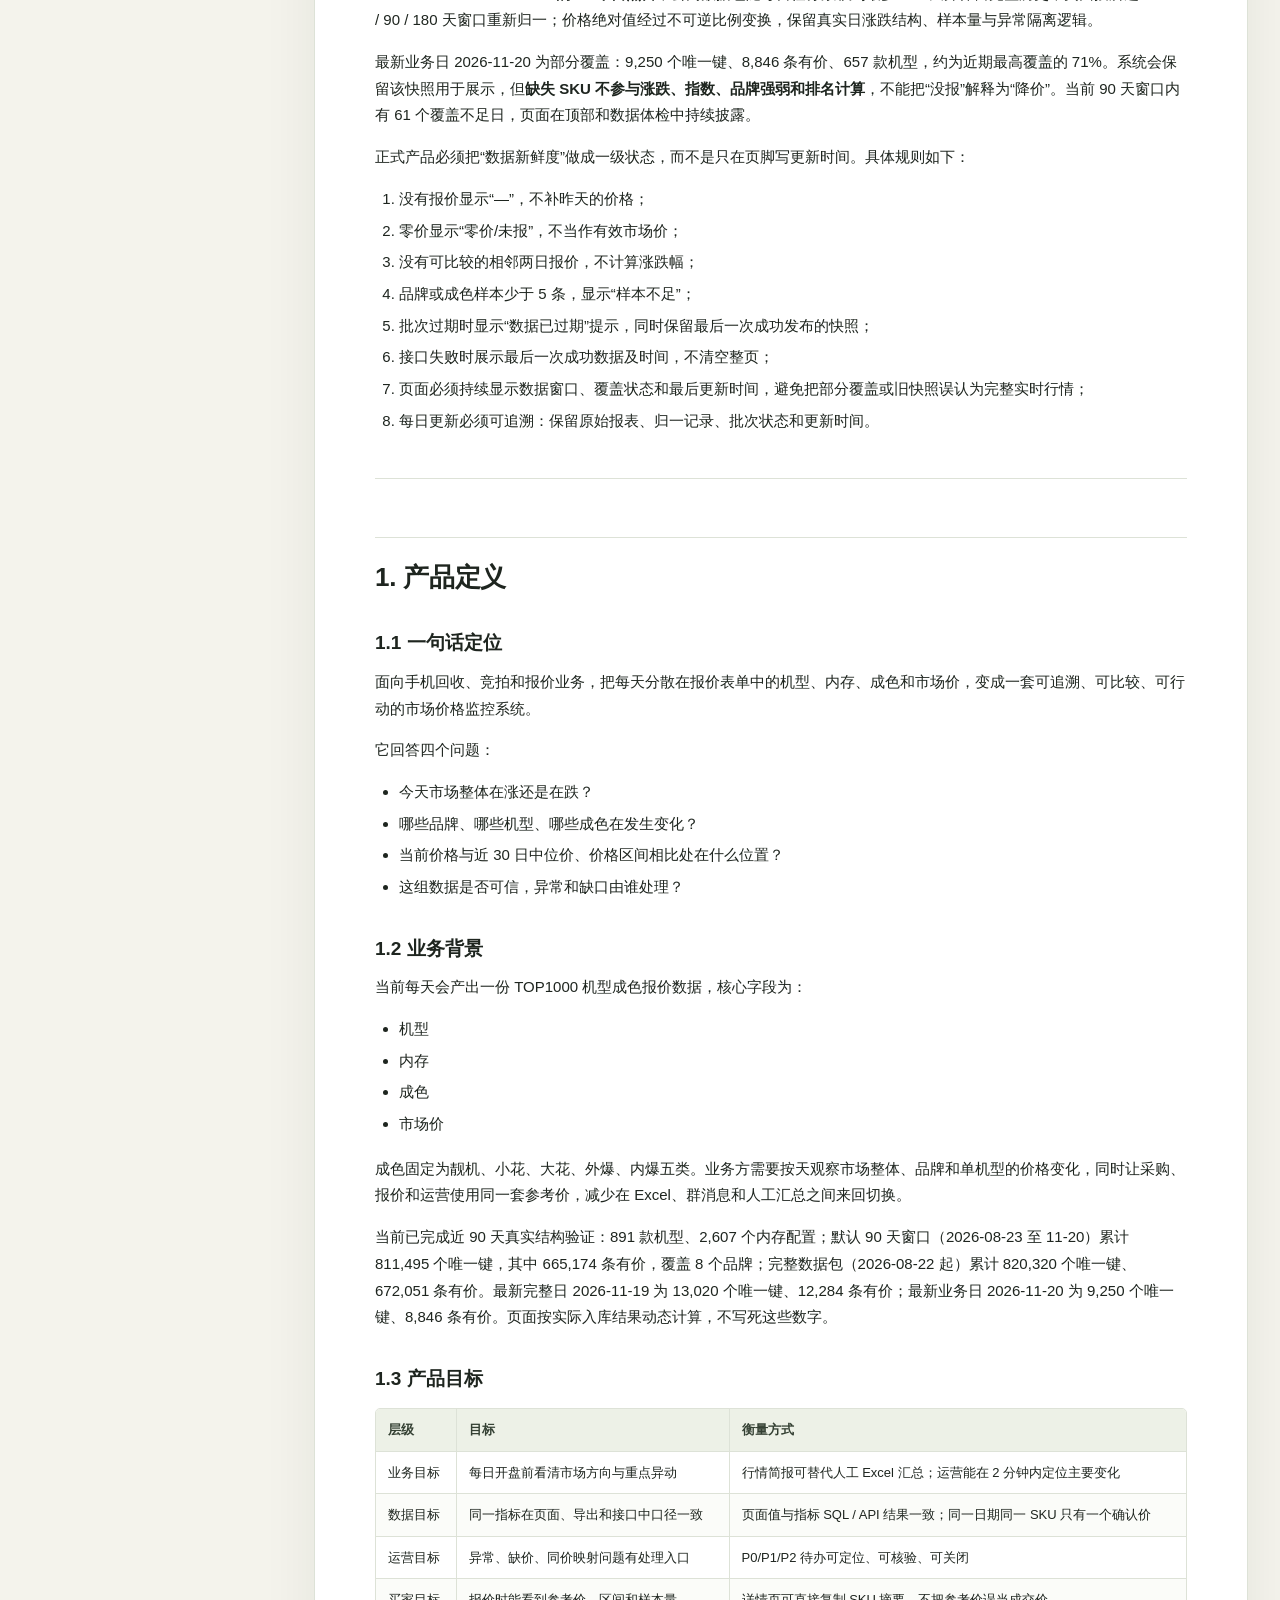
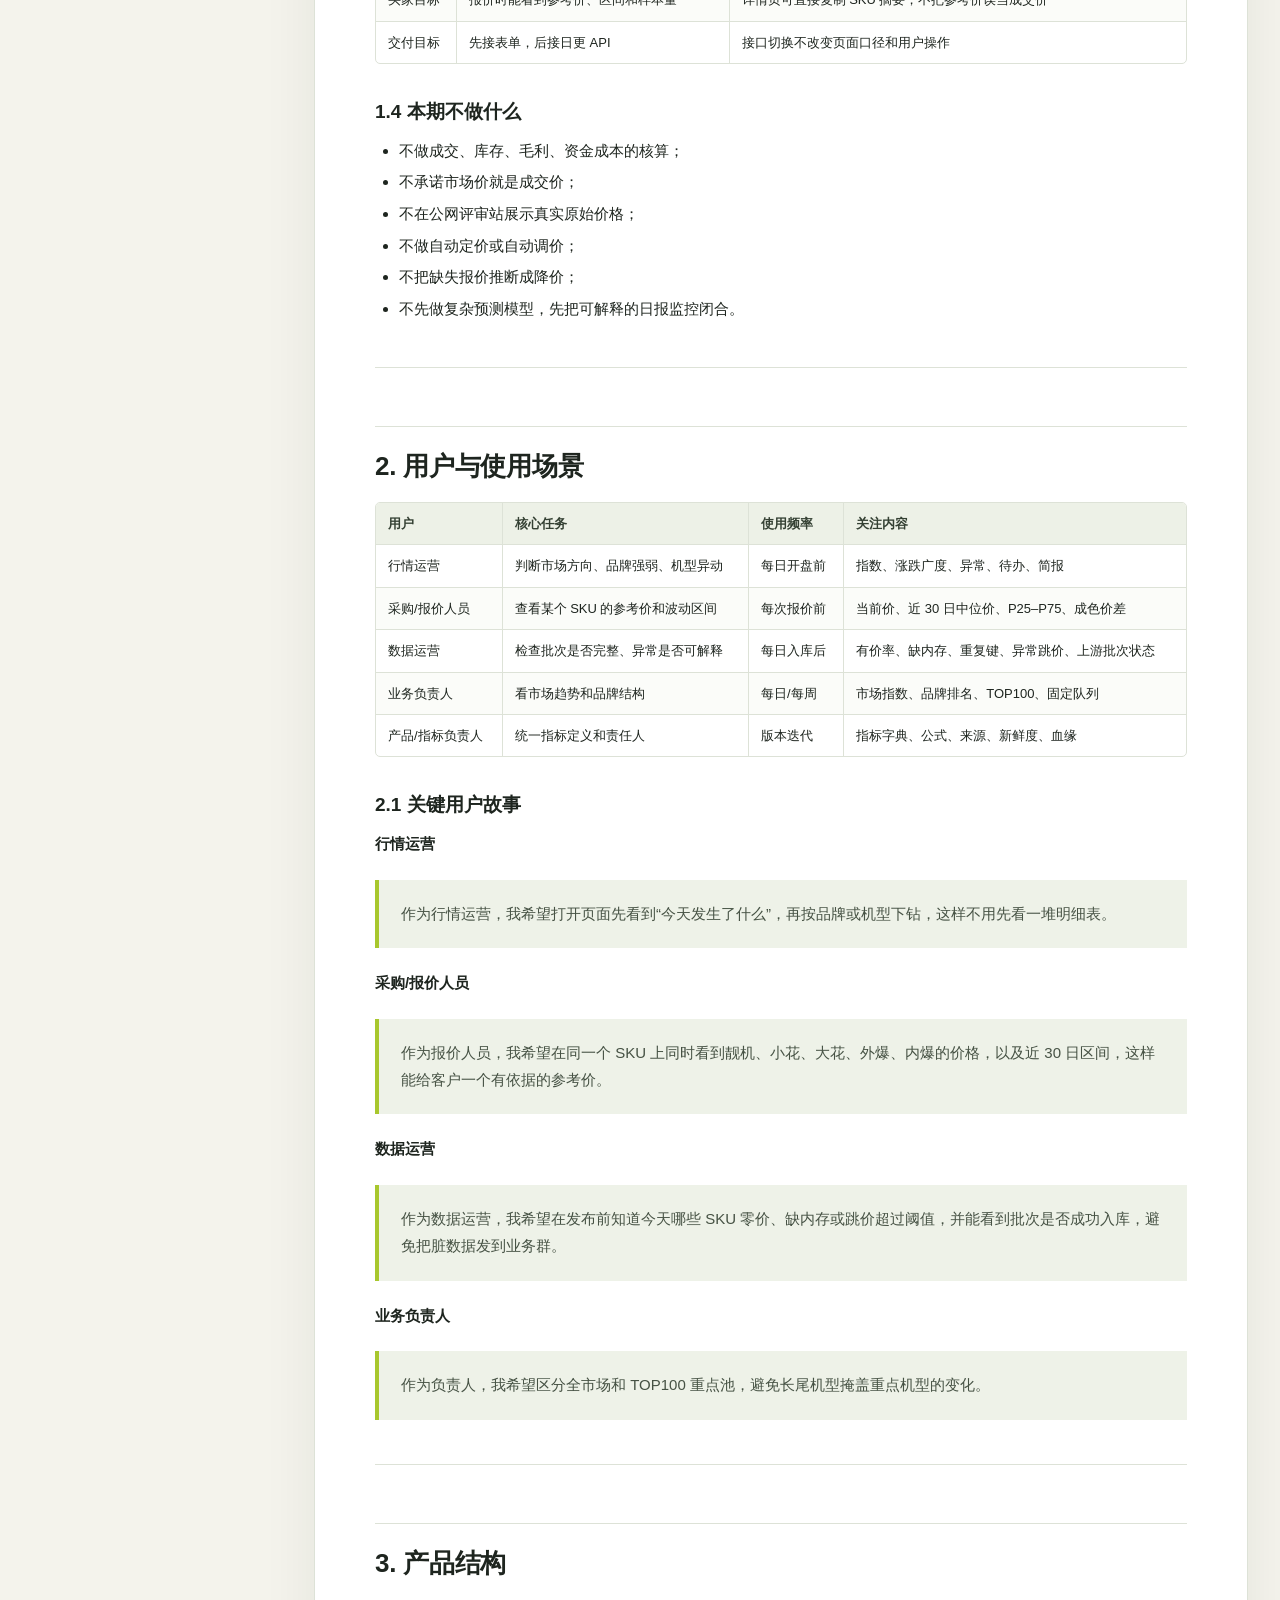
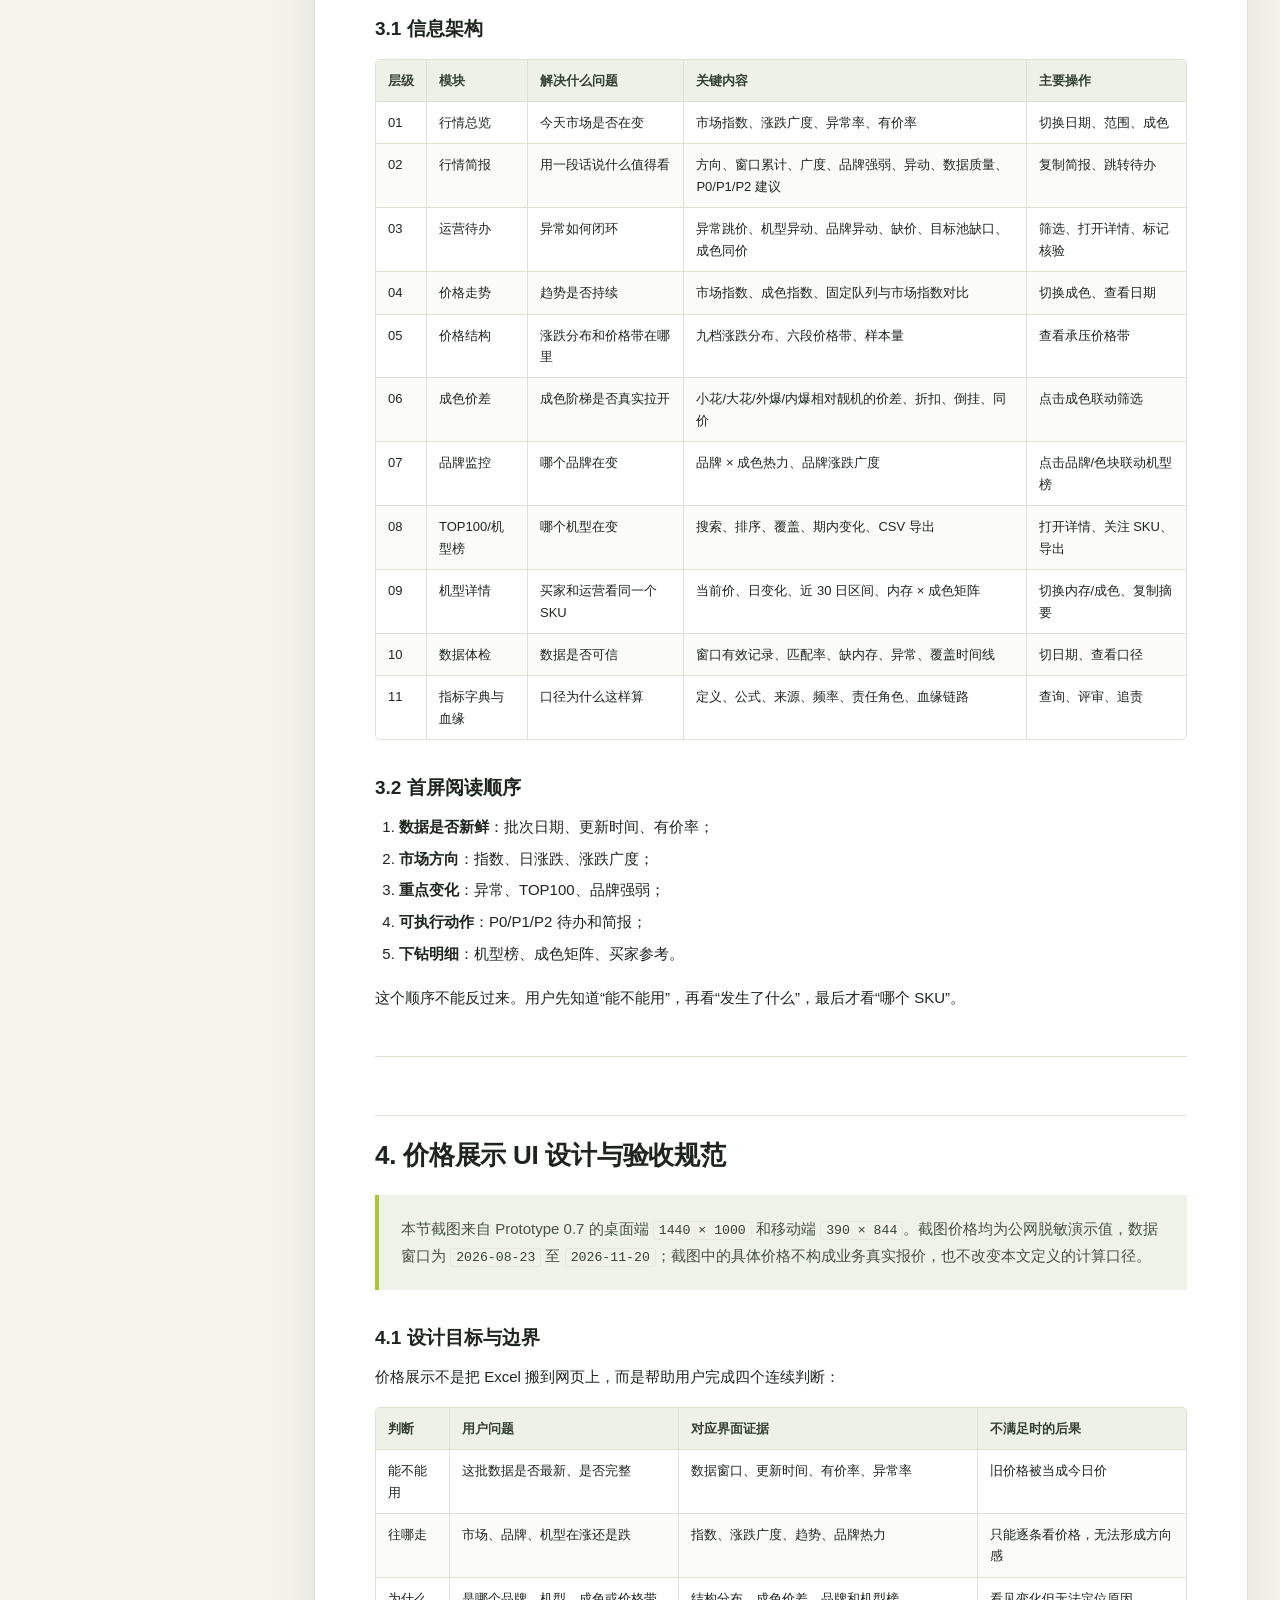
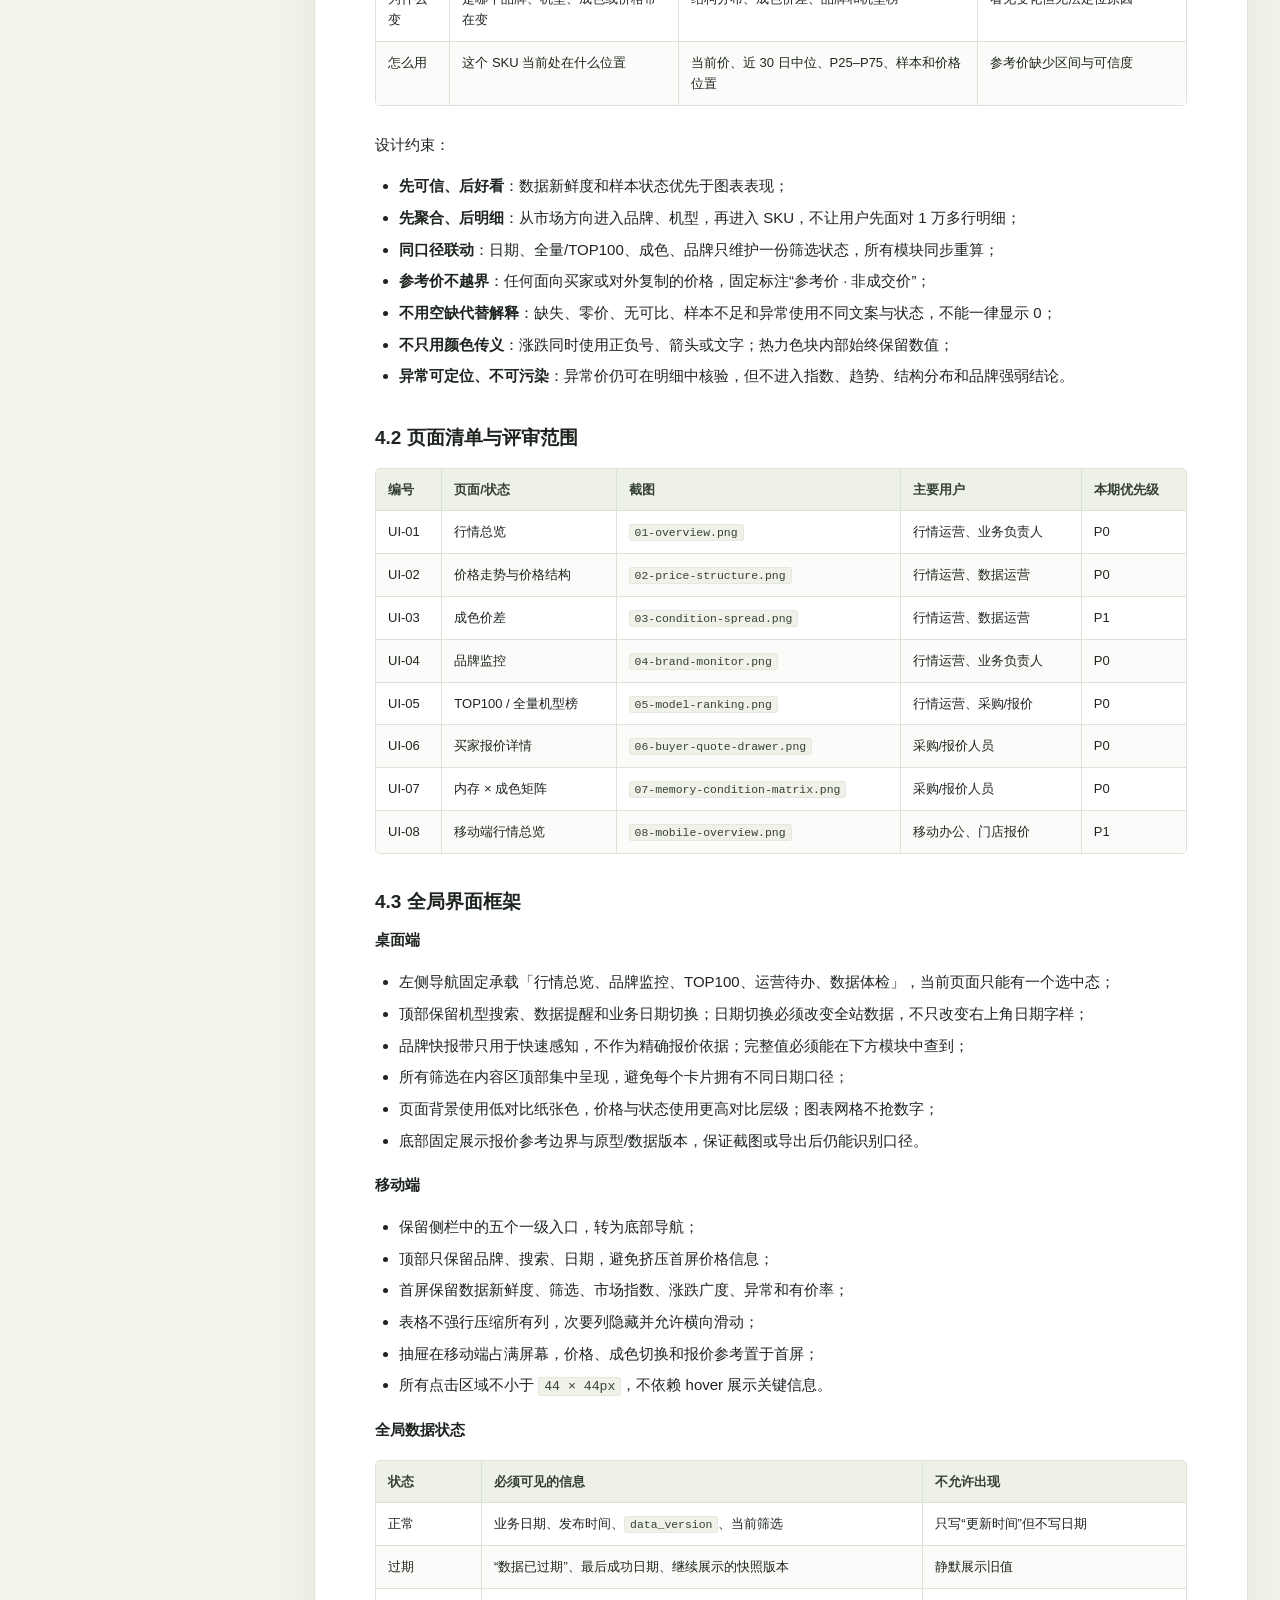
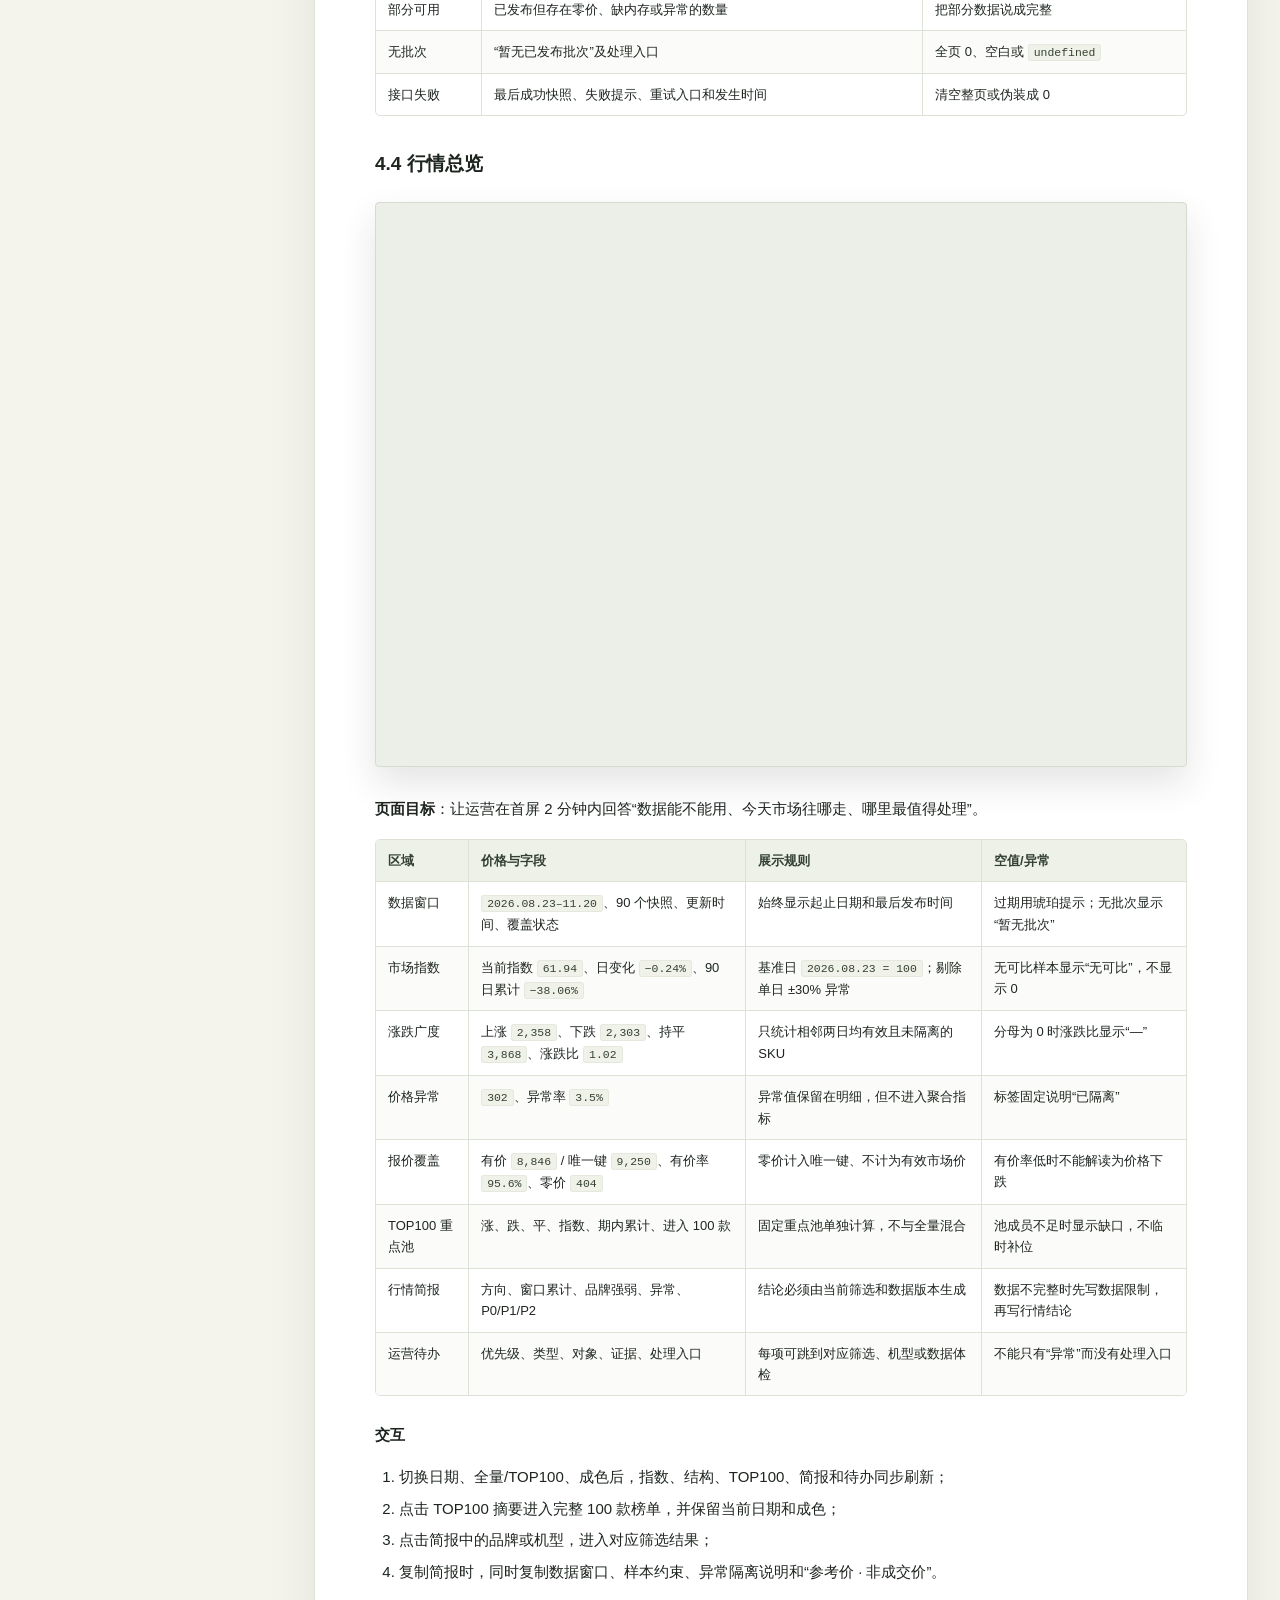
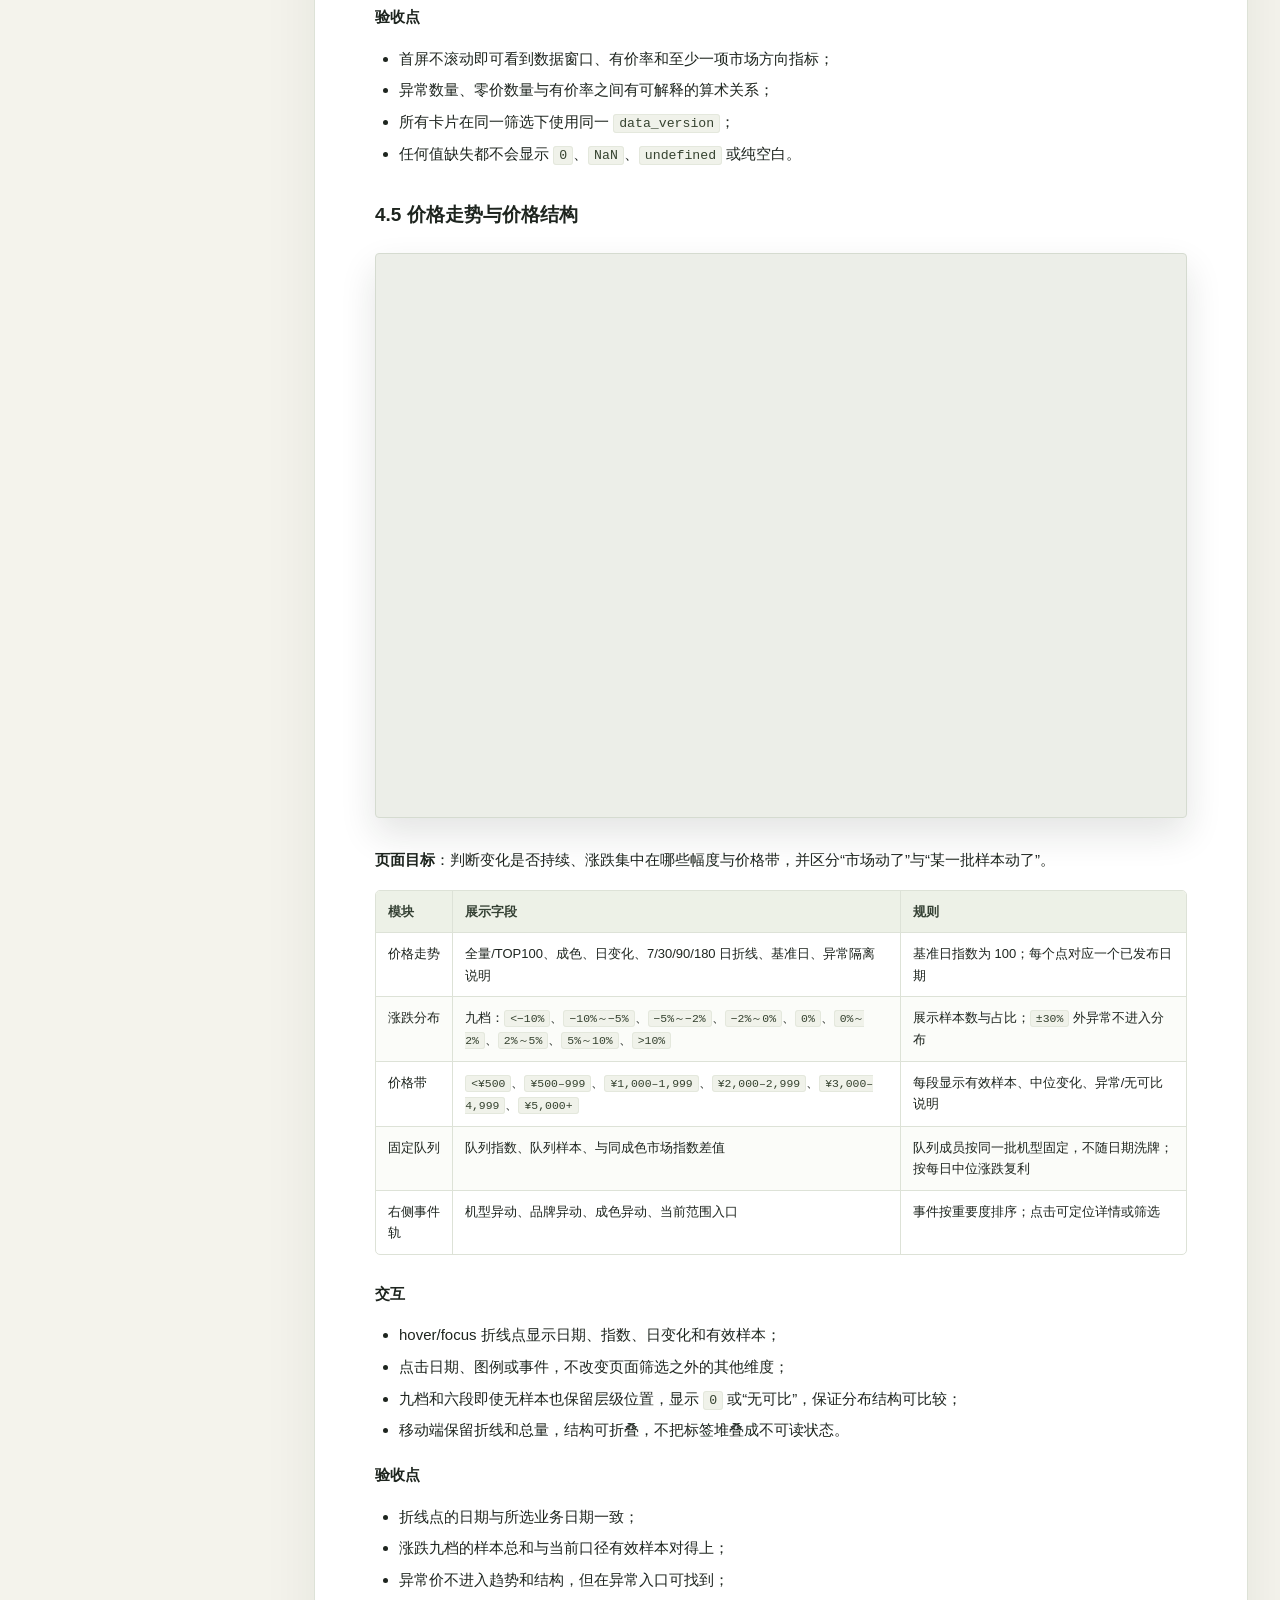
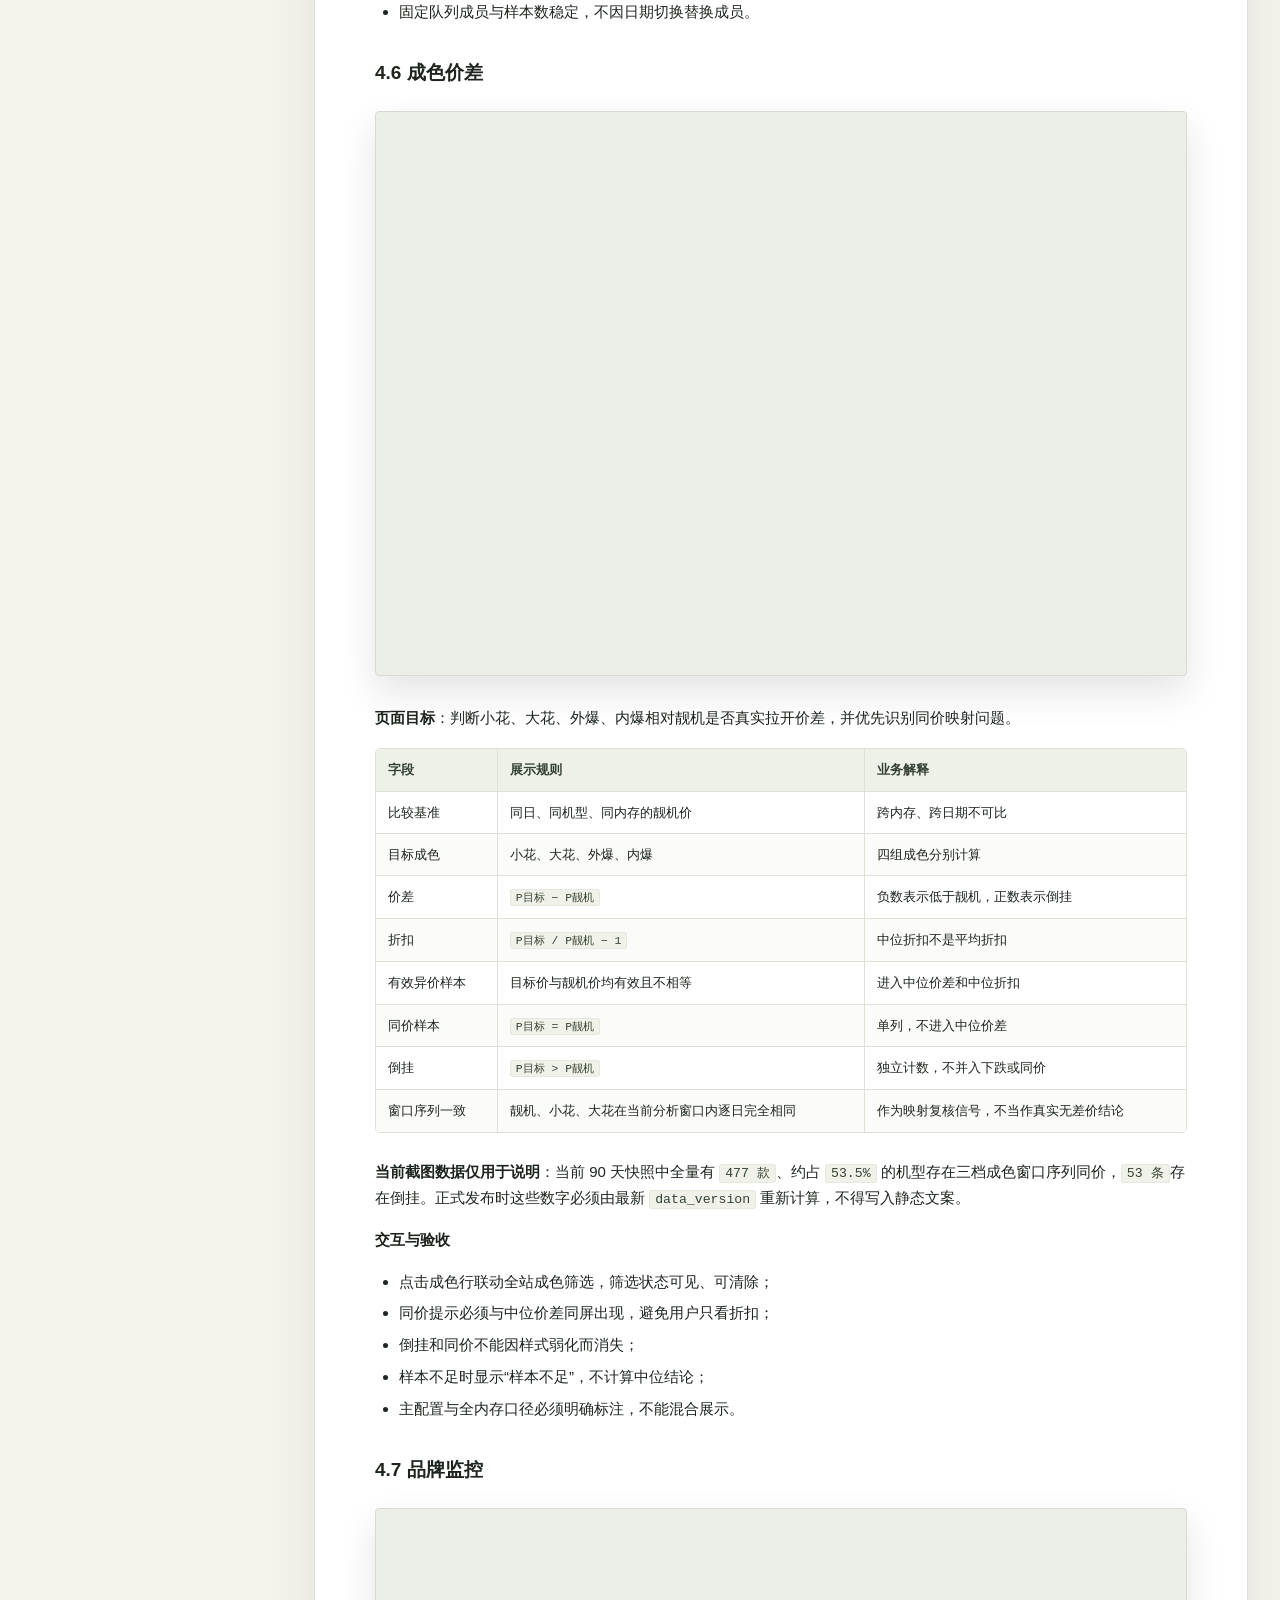
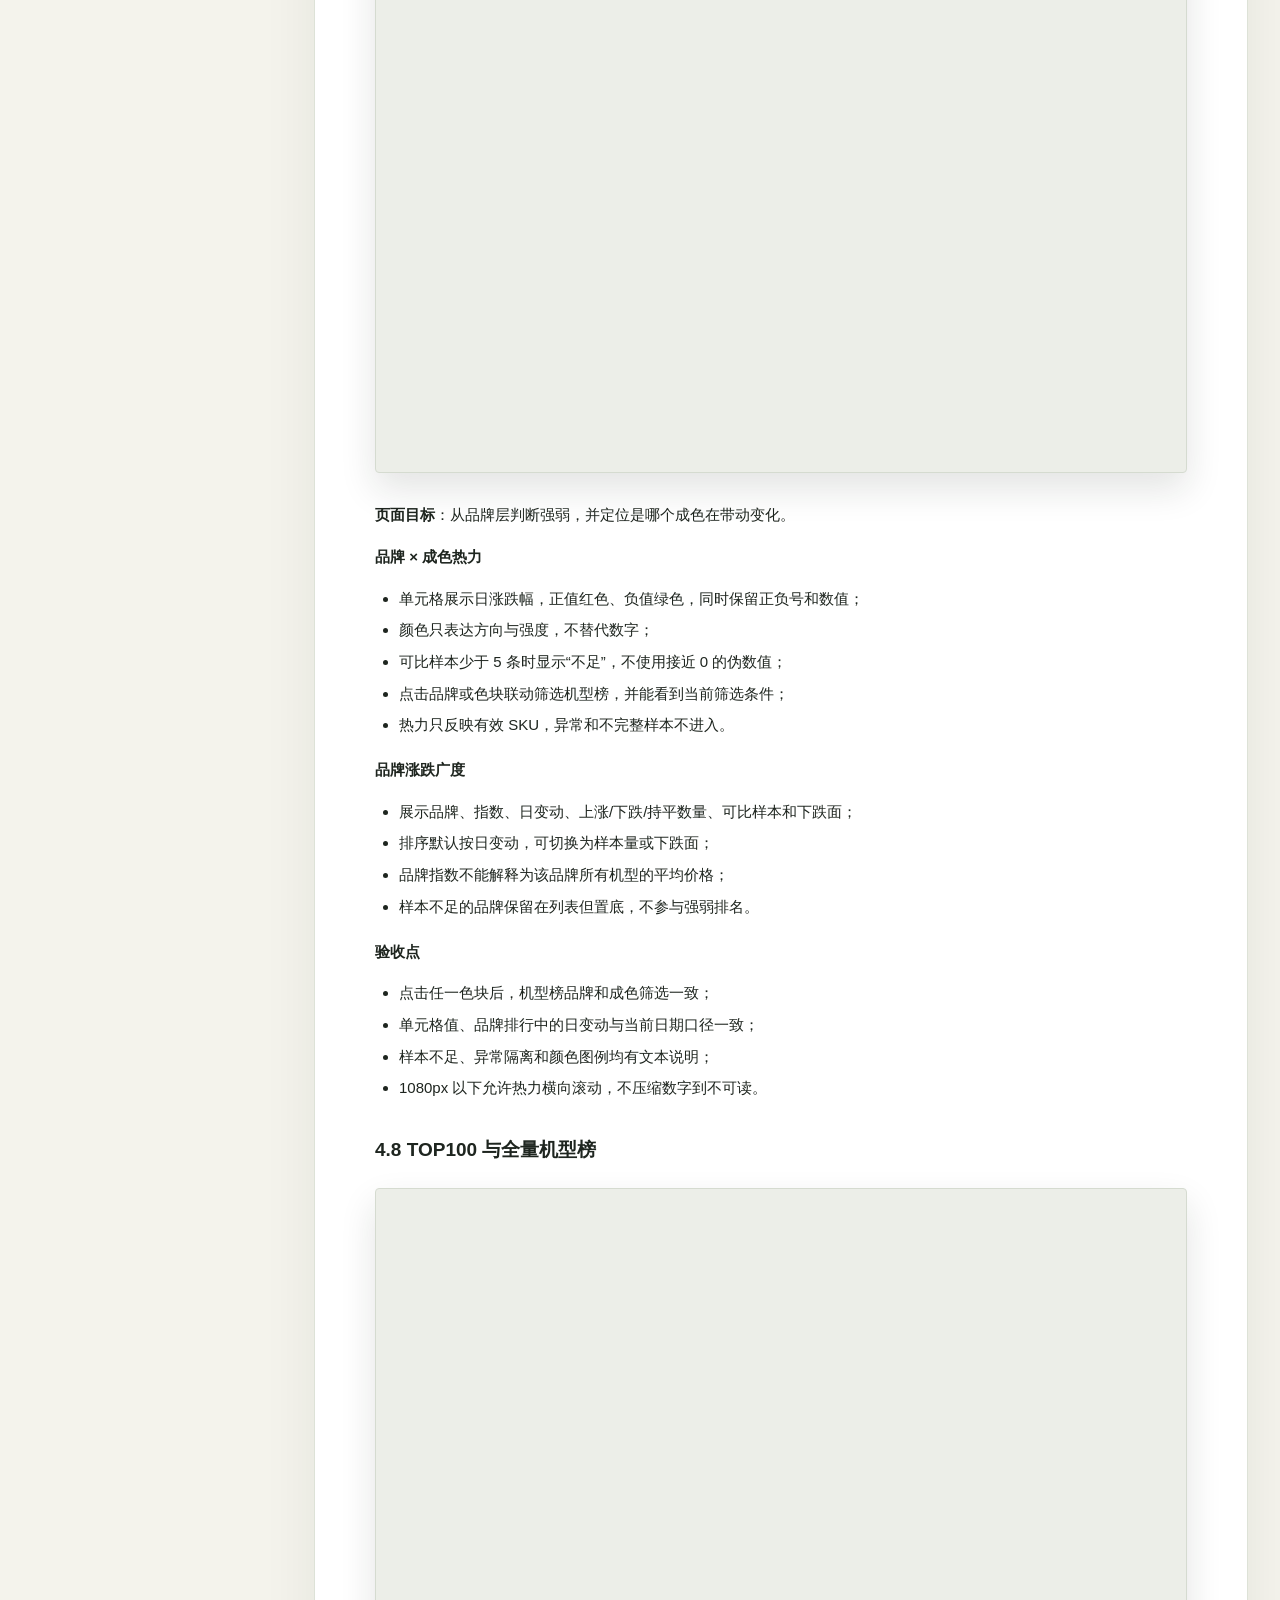
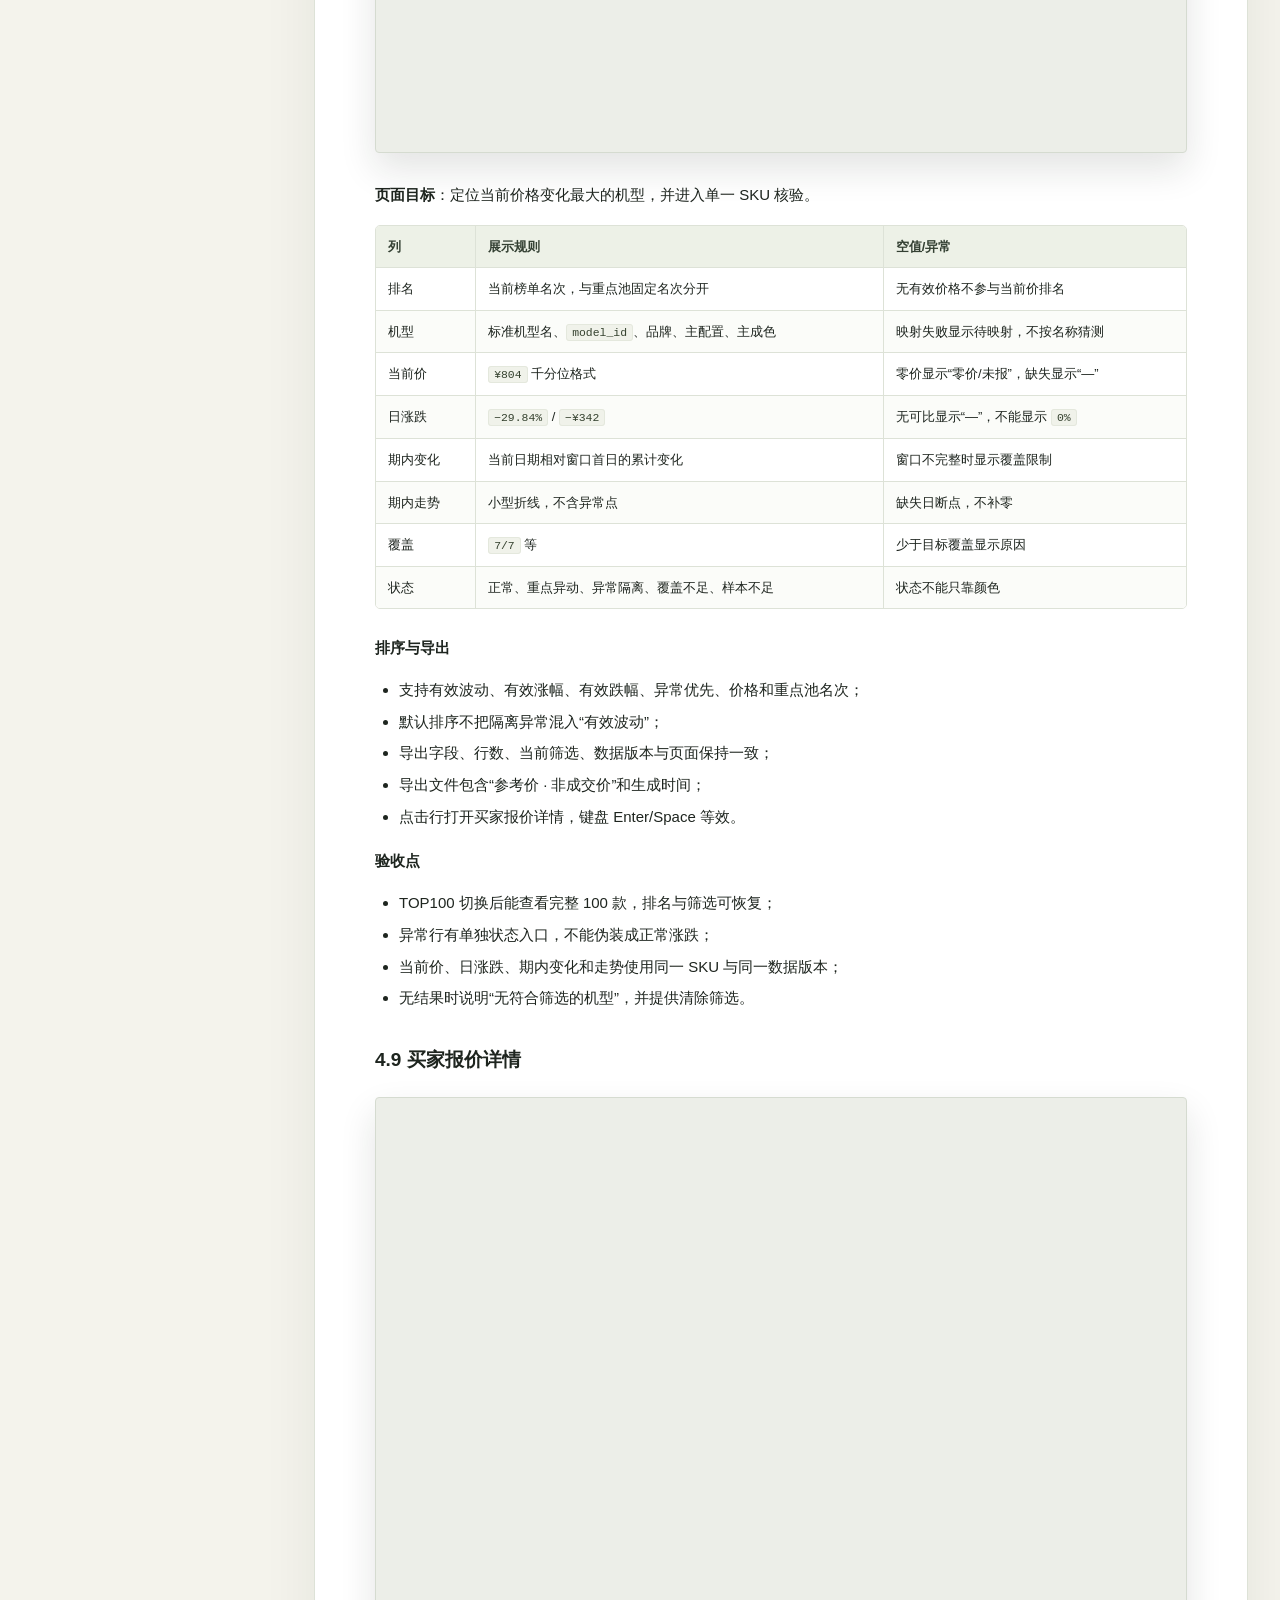
<file: docs/prd.html>
<!doctype html>
<html lang="zh-CN">
<head>
<meta charset="utf-8">
<meta name="viewport" content="width=device-width, initial-scale=1">
<meta name="description" content="价脉手机市场价格监控看板 PRD v1.2，包含 90 天数据方案、每日自动更新、价格展示 UI、交互状态和验收标准。">
<title>价脉 Price Pulse｜手机市场价格监控看板 PRD v1.2</title>
<link rel="icon" type="image/svg+xml" href="data:image/svg+xml,%3Csvg xmlns='http://www.w3.org/2000/svg' viewBox='0 0 64 64'%3E%3Crect width='64' height='64' rx='8' fill='%23a8c72d'/%3E%3Cpath d='M16 44 28 30l8 7 13-19' fill='none' stroke='%23151c17' stroke-width='6' stroke-linecap='round' stroke-linejoin='round'/%3E%3C/svg%3E">
<style>
:root{
  color-scheme: light;
  --ink:#1e251f; --muted:#657064; --paper:#f4f3ec; --surface:#ffffff;
  --line:#dde2d7; --accent:#a8c72d; --accent-ink:#425900; --dark:#151c17;
  --soft:#eef2e8; --warn:#9a6612; --warn-bg:#fbf3df; --red:#b84a3a; --green:#287a62;
}
*{box-sizing:border-box}
html{scroll-behavior:smooth;scroll-padding-top:28px}
body{margin:0;background:var(--paper);color:var(--ink);font:15px/1.78 -apple-system,BlinkMacSystemFont,"PingFang SC","Hiragino Sans GB","Microsoft YaHei",sans-serif;-webkit-font-smoothing:antialiased}
a{color:#4d6800;text-underline-offset:3px}
.doc-header{background:var(--dark);color:#eef2e8;border-bottom:4px solid var(--accent)}
.doc-header-inner{max-width:1440px;margin:0 auto;padding:22px 40px;display:flex;align-items:center;justify-content:space-between;gap:24px}
.brand{display:flex;align-items:center;gap:14px;text-decoration:none;color:inherit}
.brand-mark{width:42px;height:42px;display:grid;place-items:center;background:var(--accent);color:#17200f;font-size:25px;font-weight:900;border-radius:3px}
.brand strong{display:block;font-size:18px;letter-spacing:.02em}
.brand small{display:block;color:#aeb9aa;font-size:11px;letter-spacing:.16em;text-transform:uppercase}
.header-meta{display:flex;align-items:center;gap:10px;flex-wrap:wrap;justify-content:flex-end}
.chip{display:inline-flex;align-items:center;gap:7px;border:1px solid #435045;border-radius:999px;padding:6px 12px;color:#d8dfd3;font-size:12px;white-space:nowrap}
.chip b{color:var(--accent)}
.header-link{color:#f3f5ef;text-decoration:none;border:1px solid #5b675c;padding:7px 13px;border-radius:4px;font-size:13px;white-space:nowrap}
.header-link:hover{border-color:var(--accent);color:var(--accent)}
.shell{max-width:1440px;margin:0 auto;padding:34px 32px 72px;display:grid;grid-template-columns:252px minmax(0,1fr);gap:30px;align-items:start}
.sidebar{position:sticky;top:20px;max-height:calc(100vh - 40px);overflow:auto;padding:20px 18px;background:rgba(255,255,255,.72);border:1px solid var(--line);border-radius:8px;backdrop-filter:blur(8px)}
.sidebar-title{font-size:11px;letter-spacing:.16em;color:var(--muted);font-weight:700;margin:0 0 12px}
.toc{list-style:none;margin:0;padding:0;font-size:12px;line-height:1.4}
.toc li{margin:1px 0}
.toc a{display:block;text-decoration:none;color:#5a6558;padding:6px 8px;border-radius:4px}
.toc a:hover{background:var(--soft);color:var(--accent-ink)}
.toc-l3{padding-left:10px}
.toc-l3 a{font-size:11.5px;color:#7b8578}
.doc-column{min-width:0}
.doc{min-width:0;max-width:100%;background:var(--surface);border:1px solid var(--line);box-shadow:0 18px 55px rgba(28,39,31,.07);padding:52px 60px 76px;overflow-wrap:anywhere}
.doc > h1:first-child{font-size:36px;line-height:1.25;letter-spacing:-.02em;margin:0 0 26px;padding-bottom:24px;border-bottom:1px solid var(--line)}
h2{font-size:26px;line-height:1.35;margin:58px 0 18px;padding-top:22px;border-top:1px solid var(--line);letter-spacing:-.01em}
h3{font-size:19px;line-height:1.45;margin:34px 0 12px}
h4{font-size:16px;margin:26px 0 10px}
p{margin:11px 0 15px}
strong{font-weight:700}
blockquote{margin:22px 0;padding:18px 22px;background:var(--soft);border-left:4px solid var(--accent);color:#465244}
blockquote p{margin:3px 0}
blockquote a{word-break:break-all}
ul,ol{padding-left:24px;margin:12px 0 18px}
li{margin:5px 0}
hr{height:1px;background:var(--line);border:0;margin:44px 0}
code{font-family:"SFMono-Regular",Consolas,"Liberation Mono",monospace;font-size:.88em;background:#f0f2ea;border:1px solid #e4e8dd;border-radius:3px;padding:1px 5px;color:#35422f;word-break:break-word}
pre{overflow:auto;margin:18px 0 24px;padding:18px 20px;background:#1b221d;color:#e9eee5;border-radius:6px;line-height:1.65}
pre code{background:none;border:0;padding:0;color:inherit;word-break:normal;font-size:12.5px}
.table-wrap{max-width:100%;overflow-x:auto;margin:16px 0 26px;border:1px solid var(--line);border-radius:5px}
table{width:100%;border-collapse:collapse;margin:0;font-size:13px;line-height:1.65;min-width:640px}
th,td{padding:10px 12px;border-right:1px solid var(--line);border-bottom:1px solid var(--line);vertical-align:top;text-align:left}
th{background:#edf1e7;color:#344033;font-weight:700;white-space:nowrap}
tbody tr:last-child td{border-bottom:0}
th:last-child,td:last-child{border-right:0}
tbody tr:nth-child(even){background:#fbfcf9}
figure{margin:24px 0 30px;padding:0}
figure img{display:block;width:100%;height:auto;border:1px solid #d5dbd0;border-radius:4px;box-shadow:0 16px 36px rgba(22,31,24,.12);background:#eceee8;content-visibility:auto}
figure img[alt^="图 8"]{width:390px;max-width:100%;margin:0 auto;border-radius:18px;box-shadow:0 18px 42px rgba(22,31,24,.18)}
a.anchor{opacity:0;margin-left:8px;color:#a7b39f;text-decoration:none;font-weight:400}
h2:hover a.anchor,h3:hover a.anchor,a.anchor:focus{opacity:1}
input[type="checkbox"]{accent-color:#829d18;width:15px;height:15px;margin-right:6px;vertical-align:-2px}
.doc-footer{max-width:1440px;margin:0 auto;padding:0 32px 50px;color:#758073;font-size:12px;display:flex;justify-content:space-between;gap:20px;flex-wrap:wrap}
.mobile-toc{display:none;background:#fff;border:1px solid var(--line);border-radius:6px;margin-bottom:18px}
.mobile-toc summary{cursor:pointer;padding:13px 16px;font-weight:700;color:#3f4b3d}
.mobile-toc .toc{padding:0 14px 14px;max-height:55vh;overflow:auto}
@media(max-width:1050px){.shell{grid-template-columns:1fr;padding:24px}.sidebar{display:none}.mobile-toc{display:block}.doc{padding:38px 42px 58px}.doc-header-inner{padding:18px 24px}.doc-footer{padding:0 24px 40px}}
@media(max-width:680px){.shell{padding:14px}.doc{padding:26px 20px 44px;border:0}.doc > h1:first-child{font-size:28px}h2{font-size:22px;margin-top:42px}h3{font-size:18px}.doc-header-inner{align-items:flex-start}.header-meta{justify-content:flex-start}.brand small{display:none}.table-wrap{margin-left:-4px;margin-right:-4px}figure{margin-left:-4px;margin-right:-4px}figure img{width:calc(100% + 8px)}figure img[alt^="图 8"]{width:100%}.doc-footer{padding:0 14px 30px;display:block}}
@media print{body{background:#fff}.doc-header,.sidebar,.mobile-toc,.doc-footer{display:none}.shell{display:block;max-width:none;padding:0}.doc{border:0;box-shadow:none;padding:0}h2{break-after:avoid}figure{break-inside:avoid}.table-wrap{overflow:visible}table{min-width:0}pre{white-space:pre-wrap}}
</style>
</head>
<body>
<header class="doc-header">
  <div class="doc-header-inner">
    <a class="brand" href="../" aria-label="返回价脉行情看板">
      <span class="brand-mark" aria-hidden="true">↗</span>
      <span><strong>价脉 Price Pulse</strong><small>Market Intelligence Product Spec</small></span>
    </a>
    <div class="header-meta">
      <span class="chip"><b>PRD v1.2</b> 评审稿</span>
      <span class="chip">更新 2026.11.20</span>
      <a class="header-link" href="../">打开行情原型</a>
      <a class="header-link" href="https://github.com/HBicon/phone-market-price-monitor-preview">GitHub 仓库</a>
    </div>
  </div>
</header>
<div class="shell">
  <aside class="sidebar" aria-label="文档目录"><p class="sidebar-title">DOCUMENT INDEX</p><ol class="toc"><li class="toc-l2"><a href="#0.-文档信息">0. 文档信息</a></li>
<li class="toc-l3"><a href="#0.1-一页摘要">0.1 一页摘要</a></li>
<li class="toc-l3"><a href="#0.2-修订记录">0.2 修订记录</a></li>
<li class="toc-l3"><a href="#0.3-数据窗口与新鲜度说明">0.3 数据窗口与新鲜度说明</a></li>
<li class="toc-l2"><a href="#1.-产品定义">1. 产品定义</a></li>
<li class="toc-l3"><a href="#1.1-一句话定位">1.1 一句话定位</a></li>
<li class="toc-l3"><a href="#1.2-业务背景">1.2 业务背景</a></li>
<li class="toc-l3"><a href="#1.3-产品目标">1.3 产品目标</a></li>
<li class="toc-l3"><a href="#1.4-本期不做什么">1.4 本期不做什么</a></li>
<li class="toc-l2"><a href="#2.-用户与使用场景">2. 用户与使用场景</a></li>
<li class="toc-l3"><a href="#2.1-关键用户故事">2.1 关键用户故事</a></li>
<li class="toc-l2"><a href="#3.-产品结构">3. 产品结构</a></li>
<li class="toc-l3"><a href="#3.1-信息架构">3.1 信息架构</a></li>
<li class="toc-l3"><a href="#3.2-首屏阅读顺序">3.2 首屏阅读顺序</a></li>
<li class="toc-l2"><a href="#4.-价格展示-ui-设计与验收规范">4. 价格展示 UI 设计与验收规范</a></li>
<li class="toc-l3"><a href="#4.1-设计目标与边界">4.1 设计目标与边界</a></li>
<li class="toc-l3"><a href="#4.2-页面清单与评审范围">4.2 页面清单与评审范围</a></li>
<li class="toc-l3"><a href="#4.3-全局界面框架">4.3 全局界面框架</a></li>
<li class="toc-l3"><a href="#4.4-行情总览">4.4 行情总览</a></li>
<li class="toc-l3"><a href="#4.5-价格走势与价格结构">4.5 价格走势与价格结构</a></li>
<li class="toc-l3"><a href="#4.6-成色价差">4.6 成色价差</a></li>
<li class="toc-l3"><a href="#4.7-品牌监控">4.7 品牌监控</a></li>
<li class="toc-l3"><a href="#4.8-top100-与全量机型榜">4.8 TOP100 与全量机型榜</a></li>
<li class="toc-l3"><a href="#4.9-买家报价详情">4.9 买家报价详情</a></li>
<li class="toc-l3"><a href="#4.10-内存-×-成色矩阵">4.10 内存 × 成色矩阵</a></li>
<li class="toc-l3"><a href="#4.11-移动端行情总览">4.11 移动端行情总览</a></li>
<li class="toc-l3"><a href="#4.12-价格涨跌与样本的展示规范">4.12 价格、涨跌与样本的展示规范</a></li>
<li class="toc-l3"><a href="#4.13-组件状态矩阵">4.13 组件状态矩阵</a></li>
<li class="toc-l3"><a href="#4.14-交互与可访问性">4.14 交互与可访问性</a></li>
<li class="toc-l3"><a href="#4.15-ui-自检结论">4.15 UI 自检结论</a></li>
<li class="toc-l3"><a href="#4.16-ui-验收清单">4.16 UI 验收清单</a></li>
<li class="toc-l2"><a href="#5.-数据方案">5. 数据方案</a></li>
<li class="toc-l3"><a href="#5.1-当前数据源与标准字段">5.1 当前数据源与标准字段</a></li>
<li class="toc-l3"><a href="#5.2-唯一键和重复值处理">5.2 唯一键和重复值处理</a></li>
<li class="toc-l3"><a href="#5.3-数据分层">5.3 数据分层</a></li>
<li class="toc-l3"><a href="#5.4-批次状态">5.4 批次状态</a></li>
<li class="toc-l3"><a href="#5.5-数据质量门禁">5.5 数据质量门禁</a></li>
<li class="toc-l2"><a href="#6.-接口方案">6. 接口方案</a></li>
<li class="toc-l3"><a href="#6.1-数据接入boss-报表定时拉取当前">6.1 数据接入：Boss 报表定时拉取（当前）</a></li>
<li class="toc-l3"><a href="#6.2-读取接口看板与详情">6.2 读取接口：看板与详情</a></li>
<li class="toc-l3"><a href="#6.3-正式接入后的数据替换边界">6.3 正式接入后的数据替换边界</a></li>
<li class="toc-l2"><a href="#7.-指标口径">7. 指标口径</a></li>
<li class="toc-l3"><a href="#7.1-指标体系">7.1 指标体系</a></li>
<li class="toc-l3"><a href="#7.2-计算原则">7.2 计算原则</a></li>
<li class="toc-l3"><a href="#7.3-展示解释">7.3 展示解释</a></li>
<li class="toc-l2"><a href="#8.-功能需求">8. 功能需求</a></li>
<li class="toc-l3"><a href="#8.1-行情总览">8.1 行情总览</a></li>
<li class="toc-l3"><a href="#8.2-行情简报">8.2 行情简报</a></li>
<li class="toc-l3"><a href="#8.3-运营待办">8.3 运营待办</a></li>
<li class="toc-l3"><a href="#8.4-价格走势与结构">8.4 价格走势与结构</a></li>
<li class="toc-l3"><a href="#8.5-成色价差">8.5 成色价差</a></li>
<li class="toc-l3"><a href="#8.6-品牌监控">8.6 品牌监控</a></li>
<li class="toc-l3"><a href="#8.7-机型榜与详情">8.7 机型榜与详情</a></li>
<li class="toc-l3"><a href="#8.8-数据体检与口径">8.8 数据体检与口径</a></li>
<li class="toc-l2"><a href="#9.-空值异常与状态设计">9. 空值、异常与状态设计</a></li>
<li class="toc-l2"><a href="#10.-权限与安全">10. 权限与安全</a></li>
<li class="toc-l2"><a href="#11.-非功能要求">11. 非功能要求</a></li>
<li class="toc-l2"><a href="#12.-交付阶段">12. 交付阶段</a></li>
<li class="toc-l3"><a href="#阶段-0原型验证当前">阶段 0：原型验证（当前）</a></li>
<li class="toc-l3"><a href="#阶段-1表单数据正式化">阶段 1：生产数据接入正式化</a></li>
<li class="toc-l3"><a href="#阶段-2每日-api-自动更新">阶段 2：服务端每日自动更新</a></li>
<li class="toc-l3"><a href="#阶段-3运营闭环与治理">阶段 3：运营闭环与治理</a></li>
<li class="toc-l2"><a href="#13.-验收标准">13. 验收标准</a></li>
<li class="toc-l3"><a href="#13.1-数据验收">13.1 数据验收</a></li>
<li class="toc-l3"><a href="#13.2-页面验收">13.2 页面验收</a></li>
<li class="toc-l3"><a href="#13.3-接口验收">13.3 接口验收</a></li>
<li class="toc-l2"><a href="#14.-风险与待确认项">14. 风险与待确认项</a></li>
<li class="toc-l2"><a href="#附录-adwd-报价事实表建议结构">附录 A：DWD 报价事实表建议结构</a></li>
<li class="toc-l2"><a href="#附录-b接口返回的最小错误结构">附录 B：接口返回的最小错误结构</a></li></ol></aside>
  <div class="doc-column">
    <details class="mobile-toc"><summary>查看目录</summary><ol class="toc"><li class="toc-l2"><a href="#0.-文档信息">0. 文档信息</a></li>
<li class="toc-l3"><a href="#0.1-一页摘要">0.1 一页摘要</a></li>
<li class="toc-l3"><a href="#0.2-修订记录">0.2 修订记录</a></li>
<li class="toc-l3"><a href="#0.3-数据窗口与新鲜度说明">0.3 数据窗口与新鲜度说明</a></li>
<li class="toc-l2"><a href="#1.-产品定义">1. 产品定义</a></li>
<li class="toc-l3"><a href="#1.1-一句话定位">1.1 一句话定位</a></li>
<li class="toc-l3"><a href="#1.2-业务背景">1.2 业务背景</a></li>
<li class="toc-l3"><a href="#1.3-产品目标">1.3 产品目标</a></li>
<li class="toc-l3"><a href="#1.4-本期不做什么">1.4 本期不做什么</a></li>
<li class="toc-l2"><a href="#2.-用户与使用场景">2. 用户与使用场景</a></li>
<li class="toc-l3"><a href="#2.1-关键用户故事">2.1 关键用户故事</a></li>
<li class="toc-l2"><a href="#3.-产品结构">3. 产品结构</a></li>
<li class="toc-l3"><a href="#3.1-信息架构">3.1 信息架构</a></li>
<li class="toc-l3"><a href="#3.2-首屏阅读顺序">3.2 首屏阅读顺序</a></li>
<li class="toc-l2"><a href="#4.-价格展示-ui-设计与验收规范">4. 价格展示 UI 设计与验收规范</a></li>
<li class="toc-l3"><a href="#4.1-设计目标与边界">4.1 设计目标与边界</a></li>
<li class="toc-l3"><a href="#4.2-页面清单与评审范围">4.2 页面清单与评审范围</a></li>
<li class="toc-l3"><a href="#4.3-全局界面框架">4.3 全局界面框架</a></li>
<li class="toc-l3"><a href="#4.4-行情总览">4.4 行情总览</a></li>
<li class="toc-l3"><a href="#4.5-价格走势与价格结构">4.5 价格走势与价格结构</a></li>
<li class="toc-l3"><a href="#4.6-成色价差">4.6 成色价差</a></li>
<li class="toc-l3"><a href="#4.7-品牌监控">4.7 品牌监控</a></li>
<li class="toc-l3"><a href="#4.8-top100-与全量机型榜">4.8 TOP100 与全量机型榜</a></li>
<li class="toc-l3"><a href="#4.9-买家报价详情">4.9 买家报价详情</a></li>
<li class="toc-l3"><a href="#4.10-内存-×-成色矩阵">4.10 内存 × 成色矩阵</a></li>
<li class="toc-l3"><a href="#4.11-移动端行情总览">4.11 移动端行情总览</a></li>
<li class="toc-l3"><a href="#4.12-价格涨跌与样本的展示规范">4.12 价格、涨跌与样本的展示规范</a></li>
<li class="toc-l3"><a href="#4.13-组件状态矩阵">4.13 组件状态矩阵</a></li>
<li class="toc-l3"><a href="#4.14-交互与可访问性">4.14 交互与可访问性</a></li>
<li class="toc-l3"><a href="#4.15-ui-自检结论">4.15 UI 自检结论</a></li>
<li class="toc-l3"><a href="#4.16-ui-验收清单">4.16 UI 验收清单</a></li>
<li class="toc-l2"><a href="#5.-数据方案">5. 数据方案</a></li>
<li class="toc-l3"><a href="#5.1-当前数据源与标准字段">5.1 当前数据源与标准字段</a></li>
<li class="toc-l3"><a href="#5.2-唯一键和重复值处理">5.2 唯一键和重复值处理</a></li>
<li class="toc-l3"><a href="#5.3-数据分层">5.3 数据分层</a></li>
<li class="toc-l3"><a href="#5.4-批次状态">5.4 批次状态</a></li>
<li class="toc-l3"><a href="#5.5-数据质量门禁">5.5 数据质量门禁</a></li>
<li class="toc-l2"><a href="#6.-接口方案">6. 接口方案</a></li>
<li class="toc-l3"><a href="#6.1-数据接入boss-报表定时拉取当前">6.1 数据接入：Boss 报表定时拉取（当前）</a></li>
<li class="toc-l3"><a href="#6.2-读取接口看板与详情">6.2 读取接口：看板与详情</a></li>
<li class="toc-l3"><a href="#6.3-正式接入后的数据替换边界">6.3 正式接入后的数据替换边界</a></li>
<li class="toc-l2"><a href="#7.-指标口径">7. 指标口径</a></li>
<li class="toc-l3"><a href="#7.1-指标体系">7.1 指标体系</a></li>
<li class="toc-l3"><a href="#7.2-计算原则">7.2 计算原则</a></li>
<li class="toc-l3"><a href="#7.3-展示解释">7.3 展示解释</a></li>
<li class="toc-l2"><a href="#8.-功能需求">8. 功能需求</a></li>
<li class="toc-l3"><a href="#8.1-行情总览">8.1 行情总览</a></li>
<li class="toc-l3"><a href="#8.2-行情简报">8.2 行情简报</a></li>
<li class="toc-l3"><a href="#8.3-运营待办">8.3 运营待办</a></li>
<li class="toc-l3"><a href="#8.4-价格走势与结构">8.4 价格走势与结构</a></li>
<li class="toc-l3"><a href="#8.5-成色价差">8.5 成色价差</a></li>
<li class="toc-l3"><a href="#8.6-品牌监控">8.6 品牌监控</a></li>
<li class="toc-l3"><a href="#8.7-机型榜与详情">8.7 机型榜与详情</a></li>
<li class="toc-l3"><a href="#8.8-数据体检与口径">8.8 数据体检与口径</a></li>
<li class="toc-l2"><a href="#9.-空值异常与状态设计">9. 空值、异常与状态设计</a></li>
<li class="toc-l2"><a href="#10.-权限与安全">10. 权限与安全</a></li>
<li class="toc-l2"><a href="#11.-非功能要求">11. 非功能要求</a></li>
<li class="toc-l2"><a href="#12.-交付阶段">12. 交付阶段</a></li>
<li class="toc-l3"><a href="#阶段-0原型验证当前">阶段 0：原型验证（当前）</a></li>
<li class="toc-l3"><a href="#阶段-1表单数据正式化">阶段 1：生产数据接入正式化</a></li>
<li class="toc-l3"><a href="#阶段-2每日-api-自动更新">阶段 2：服务端每日自动更新</a></li>
<li class="toc-l3"><a href="#阶段-3运营闭环与治理">阶段 3：运营闭环与治理</a></li>
<li class="toc-l2"><a href="#13.-验收标准">13. 验收标准</a></li>
<li class="toc-l3"><a href="#13.1-数据验收">13.1 数据验收</a></li>
<li class="toc-l3"><a href="#13.2-页面验收">13.2 页面验收</a></li>
<li class="toc-l3"><a href="#13.3-接口验收">13.3 接口验收</a></li>
<li class="toc-l2"><a href="#14.-风险与待确认项">14. 风险与待确认项</a></li>
<li class="toc-l2"><a href="#附录-adwd-报价事实表建议结构">附录 A：DWD 报价事实表建议结构</a></li>
<li class="toc-l2"><a href="#附录-b接口返回的最小错误结构">附录 B：接口返回的最小错误结构</a></li></ol></details>
    <main class="doc"><h1>价脉 Price Pulse｜手机市场价格监控看板 PRD</h1>
<blockquote>
<p>文档版本：v1.2（评审稿）<br>更新日期：2026-11-20<br>文档状态：业务、数据、产品、设计与研发可评审；研发排期前需完成接口、口径、权限和设计走查确认<br>参考原型：<a href="https://hbicon.github.io/phone-market-price-monitor-preview/">https://hbicon.github.io/phone-market-price-monitor-preview/</a><br>原型版本：Prototype 0.7<br>数据基础：Boss 系统版报表 <code>501211</code>（报价单：实时竞拍参考价）每日拉取，已入库 91 个自然日；看板默认分析最近 90 天，可在累计入库达到 180 天后扩展到 180 天<br>更新机制：每日 <code>05:00</code> 拉取前一日已结算业务日期；若该业务日仍无有效数据或当日发布未完成，<code>06:00</code>、<code>07:00</code> 各自动补跑一次，并强制重拉最近 3 个业务日<br>价格口径：市场参考价，非成交价、非结算价、非毛利价<br>适用端：桌面 Web 为主，390px 移动端可读；公网仅发布脱敏演示数据</p>
</blockquote>
<hr>
<h2 id="0.-文档信息">0. 文档信息<a class="anchor" href="#0.-文档信息" aria-label="链接到本节">#</a></h2>
<h3 id="0.1-一页摘要">0.1 一页摘要<a class="anchor" href="#0.1-一页摘要" aria-label="链接到本节">#</a></h3>
<p>价脉把每天分散在报价单中的「机型 + 内存 + 成色 + 市场价」统一成可追溯的日快照，并以市场指数、涨跌广度、品牌监控、机型榜、成色价差和买家报价详情形成一条完整的判断链路：</p>
<ol>
<li>先确认数据是否新鲜、是否完整；</li>
<li>再判断市场整体涨跌、品牌强弱和重点机型异动；</li>
<li>进一步定位到机型、内存和成色；</li>
<li>最后进入单个 SKU，读取当前价、近 30 日中位价、P25–P75、有效样本和所在位置；</li>
<li>运营将异常和缺口转成可关闭的待办，买家将参考价转成可复制的报价摘要。</li>
</ol>
<p>本期核心不是做交易系统，而是让运营和买家基于同一套可解释、可追溯的价格事实做判断。所有页面、接口和导出必须遵守同一唯一键与同一数据版本。</p>
<h3 id="0.2-修订记录">0.2 修订记录<a class="anchor" href="#0.2-修订记录" aria-label="链接到本节">#</a></h3>
<div class="table-wrap"><table>
<thead>
<tr>
<th>版本</th>
<th>日期</th>
<th>变更内容</th>
<th>状态</th>
</tr>
</thead>
<tbody><tr>
<td>v1.0</td>
<td>2026-11-14</td>
<td>完成产品定位、7 日数据方案、指标口径、功能需求、异常状态和交付阶段</td>
<td>方案评审稿</td>
</tr>
<tr>
<td>v1.1</td>
<td>2026-11-16</td>
<td>补齐正式 PRD 结构；新增 8 张价格展示 UI 截图、逐页字段与交互规范、价格格式、组件状态矩阵、UI 自检及验收清单；明确演示数据冻结与真实接口替换边界</td>
<td>评审稿</td>
</tr>
<tr>
<td>v1.2</td>
<td>2026-11-20</td>
<td>切换为 Boss 系统版报表 <code>501211</code> 的 90 天真实数据窗口；补齐每日 05:00 自动更新及 06:00 / 07:00 缺数补跑、SQLite 历史存储、180 天扩展、部分覆盖日隔离和 TOP100 规则；重截 8 张 90 天版本 UI 截图</td>
<td>评审稿</td>
</tr>
</tbody></table></div>
<h3 id="0.3-数据窗口与新鲜度说明">0.3 数据窗口与新鲜度说明<a class="anchor" href="#0.3-数据窗口与新鲜度说明" aria-label="链接到本节">#</a></h3>
<p>当前公网原型默认展示 <strong>2026-08-23 至 2026-11-20</strong> 的 90 个日快照。数据来自 Boss 系统版报表 <code>501211</code>，本地已入库 <strong>2026-08-22 至 2026-11-20 的 91 个自然日</strong>；公网数据包随每日任务累积到最多 180 天并保留完整历史，页面按所选 7 / 30 / 90 / 180 天窗口重新归一；价格绝对值经过不可逆比例变换，保留真实日涨跌结构、样本量与异常隔离逻辑。</p>
<p>最新业务日 2026-11-20 为部分覆盖：9,250 个唯一键、8,846 条有价、657 款机型，约为近期最高覆盖的 71%。系统会保留该快照用于展示，但<strong>缺失 SKU 不参与涨跌、指数、品牌强弱和排名计算</strong>，不能把“没报”解释为“降价”。当前 90 天窗口内有 61 个覆盖不足日，页面在顶部和数据体检中持续披露。</p>
<p>正式产品必须把“数据新鲜度”做成一级状态，而不是只在页脚写更新时间。具体规则如下：</p>
<ol>
<li>没有报价显示“—”，不补昨天的价格；</li>
<li>零价显示“零价/未报”，不当作有效市场价；</li>
<li>没有可比较的相邻两日报价，不计算涨跌幅；</li>
<li>品牌或成色样本少于 5 条，显示“样本不足”；</li>
<li>批次过期时显示“数据已过期”提示，同时保留最后一次成功发布的快照；</li>
<li>接口失败时展示最后一次成功数据及时间，不清空整页；</li>
<li>页面必须持续显示数据窗口、覆盖状态和最后更新时间，避免把部分覆盖或旧快照误认为完整实时行情；</li>
<li>每日更新必须可追溯：保留原始报表、归一记录、批次状态和更新时间。</li>
</ol>
<hr>
<h2 id="1.-产品定义">1. 产品定义<a class="anchor" href="#1.-产品定义" aria-label="链接到本节">#</a></h2>
<h3 id="1.1-一句话定位">1.1 一句话定位<a class="anchor" href="#1.1-一句话定位" aria-label="链接到本节">#</a></h3>
<p>面向手机回收、竞拍和报价业务，把每天分散在报价表单中的机型、内存、成色和市场价，变成一套可追溯、可比较、可行动的市场价格监控系统。</p>
<p>它回答四个问题：</p>
<ul>
<li>今天市场整体在涨还是在跌？</li>
<li>哪些品牌、哪些机型、哪些成色在发生变化？</li>
<li>当前价格与近 30 日中位价、价格区间相比处在什么位置？</li>
<li>这组数据是否可信，异常和缺口由谁处理？</li>
</ul>
<h3 id="1.2-业务背景">1.2 业务背景<a class="anchor" href="#1.2-业务背景" aria-label="链接到本节">#</a></h3>
<p>当前每天会产出一份 TOP1000 机型成色报价数据，核心字段为：</p>
<ul>
<li>机型</li>
<li>内存</li>
<li>成色</li>
<li>市场价</li>
</ul>
<p>成色固定为靓机、小花、大花、外爆、内爆五类。业务方需要按天观察市场整体、品牌和单机型的价格变化，同时让采购、报价和运营使用同一套参考价，减少在 Excel、群消息和人工汇总之间来回切换。</p>
<p>当前已完成近 90 天真实结构验证：891 款机型、2,607 个内存配置；默认 90 天窗口（2026-08-23 至 11-20）累计 811,495 个唯一键，其中 665,174 条有价，覆盖 8 个品牌；完整数据包（2026-08-22 起）累计 820,320 个唯一键、672,051 条有价。最新完整日 2026-11-19 为 13,020 个唯一键、12,284 条有价；最新业务日 2026-11-20 为 9,250 个唯一键、8,846 条有价。页面按实际入库结果动态计算，不写死这些数字。</p>
<h3 id="1.3-产品目标">1.3 产品目标<a class="anchor" href="#1.3-产品目标" aria-label="链接到本节">#</a></h3>
<div class="table-wrap"><table>
<thead>
<tr>
<th>层级</th>
<th>目标</th>
<th>衡量方式</th>
</tr>
</thead>
<tbody><tr>
<td>业务目标</td>
<td>每日开盘前看清市场方向与重点异动</td>
<td>行情简报可替代人工 Excel 汇总；运营能在 2 分钟内定位主要变化</td>
</tr>
<tr>
<td>数据目标</td>
<td>同一指标在页面、导出和接口中口径一致</td>
<td>页面值与指标 SQL / API 结果一致；同一日期同一 SKU 只有一个确认价</td>
</tr>
<tr>
<td>运营目标</td>
<td>异常、缺价、同价映射问题有处理入口</td>
<td>P0/P1/P2 待办可定位、可核验、可关闭</td>
</tr>
<tr>
<td>买家目标</td>
<td>报价时能看到参考价、区间和样本量</td>
<td>详情页可直接复制 SKU 摘要，不把参考价误当成交价</td>
</tr>
<tr>
<td>交付目标</td>
<td>先接表单，后接日更 API</td>
<td>接口切换不改变页面口径和用户操作</td>
</tr>
</tbody></table></div>
<h3 id="1.4-本期不做什么">1.4 本期不做什么<a class="anchor" href="#1.4-本期不做什么" aria-label="链接到本节">#</a></h3>
<ul>
<li>不做成交、库存、毛利、资金成本的核算；</li>
<li>不承诺市场价就是成交价；</li>
<li>不在公网评审站展示真实原始价格；</li>
<li>不做自动定价或自动调价；</li>
<li>不把缺失报价推断成降价；</li>
<li>不先做复杂预测模型，先把可解释的日报监控闭合。</li>
</ul>
<hr>
<h2 id="2.-用户与使用场景">2. 用户与使用场景<a class="anchor" href="#2.-用户与使用场景" aria-label="链接到本节">#</a></h2>
<div class="table-wrap"><table>
<thead>
<tr>
<th>用户</th>
<th>核心任务</th>
<th>使用频率</th>
<th>关注内容</th>
</tr>
</thead>
<tbody><tr>
<td>行情运营</td>
<td>判断市场方向、品牌强弱、机型异动</td>
<td>每日开盘前</td>
<td>指数、涨跌广度、异常、待办、简报</td>
</tr>
<tr>
<td>采购/报价人员</td>
<td>查看某个 SKU 的参考价和波动区间</td>
<td>每次报价前</td>
<td>当前价、近 30 日中位价、P25–P75、成色价差</td>
</tr>
<tr>
<td>数据运营</td>
<td>检查批次是否完整、异常是否可解释</td>
<td>每日入库后</td>
<td>有价率、缺内存、重复键、异常跳价、上游批次状态</td>
</tr>
<tr>
<td>业务负责人</td>
<td>看市场趋势和品牌结构</td>
<td>每日/每周</td>
<td>市场指数、品牌排名、TOP100、固定队列</td>
</tr>
<tr>
<td>产品/指标负责人</td>
<td>统一指标定义和责任人</td>
<td>版本迭代</td>
<td>指标字典、公式、来源、新鲜度、血缘</td>
</tr>
</tbody></table></div>
<h3 id="2.1-关键用户故事">2.1 关键用户故事<a class="anchor" href="#2.1-关键用户故事" aria-label="链接到本节">#</a></h3>
<p><strong>行情运营</strong></p>
<blockquote>
<p>作为行情运营，我希望打开页面先看到“今天发生了什么”，再按品牌或机型下钻，这样不用先看一堆明细表。</p>
</blockquote>
<p><strong>采购/报价人员</strong></p>
<blockquote>
<p>作为报价人员，我希望在同一个 SKU 上同时看到靓机、小花、大花、外爆、内爆的价格，以及近 30 日区间，这样能给客户一个有依据的参考价。</p>
</blockquote>
<p><strong>数据运营</strong></p>
<blockquote>
<p>作为数据运营，我希望在发布前知道今天哪些 SKU 零价、缺内存或跳价超过阈值，并能看到批次是否成功入库，避免把脏数据发到业务群。</p>
</blockquote>
<p><strong>业务负责人</strong></p>
<blockquote>
<p>作为负责人，我希望区分全市场和 TOP100 重点池，避免长尾机型掩盖重点机型的变化。</p>
</blockquote>
<hr>
<h2 id="3.-产品结构">3. 产品结构<a class="anchor" href="#3.-产品结构" aria-label="链接到本节">#</a></h2>
<h3 id="3.1-信息架构">3.1 信息架构<a class="anchor" href="#3.1-信息架构" aria-label="链接到本节">#</a></h3>
<div class="table-wrap"><table>
<thead>
<tr>
<th>层级</th>
<th>模块</th>
<th>解决什么问题</th>
<th>关键内容</th>
<th>主要操作</th>
</tr>
</thead>
<tbody><tr>
<td>01</td>
<td>行情总览</td>
<td>今天市场是否在变</td>
<td>市场指数、涨跌广度、异常率、有价率</td>
<td>切换日期、范围、成色</td>
</tr>
<tr>
<td>02</td>
<td>行情简报</td>
<td>用一段话说什么值得看</td>
<td>方向、窗口累计、广度、品牌强弱、异动、数据质量、P0/P1/P2 建议</td>
<td>复制简报、跳转待办</td>
</tr>
<tr>
<td>03</td>
<td>运营待办</td>
<td>异常如何闭环</td>
<td>异常跳价、机型异动、品牌异动、缺价、目标池缺口、成色同价</td>
<td>筛选、打开详情、标记核验</td>
</tr>
<tr>
<td>04</td>
<td>价格走势</td>
<td>趋势是否持续</td>
<td>市场指数、成色指数、固定队列与市场指数对比</td>
<td>切换成色、查看日期</td>
</tr>
<tr>
<td>05</td>
<td>价格结构</td>
<td>涨跌分布和价格带在哪里</td>
<td>九档涨跌分布、六段价格带、样本量</td>
<td>查看承压价格带</td>
</tr>
<tr>
<td>06</td>
<td>成色价差</td>
<td>成色阶梯是否真实拉开</td>
<td>小花/大花/外爆/内爆相对靓机的价差、折扣、倒挂、同价</td>
<td>点击成色联动筛选</td>
</tr>
<tr>
<td>07</td>
<td>品牌监控</td>
<td>哪个品牌在变</td>
<td>品牌 × 成色热力、品牌涨跌广度</td>
<td>点击品牌/色块联动机型榜</td>
</tr>
<tr>
<td>08</td>
<td>TOP100/机型榜</td>
<td>哪个机型在变</td>
<td>搜索、排序、覆盖、期内变化、CSV 导出</td>
<td>打开详情、关注 SKU、导出</td>
</tr>
<tr>
<td>09</td>
<td>机型详情</td>
<td>买家和运营看同一个 SKU</td>
<td>当前价、日变化、近 30 日区间、内存 × 成色矩阵</td>
<td>切换内存/成色、复制摘要</td>
</tr>
<tr>
<td>10</td>
<td>数据体检</td>
<td>数据是否可信</td>
<td>窗口有效记录、匹配率、缺内存、异常、覆盖时间线</td>
<td>切日期、查看口径</td>
</tr>
<tr>
<td>11</td>
<td>指标字典与血缘</td>
<td>口径为什么这样算</td>
<td>定义、公式、来源、频率、责任角色、血缘链路</td>
<td>查询、评审、追责</td>
</tr>
</tbody></table></div>
<h3 id="3.2-首屏阅读顺序">3.2 首屏阅读顺序<a class="anchor" href="#3.2-首屏阅读顺序" aria-label="链接到本节">#</a></h3>
<ol>
<li><strong>数据是否新鲜</strong>：批次日期、更新时间、有价率；</li>
<li><strong>市场方向</strong>：指数、日涨跌、涨跌广度；</li>
<li><strong>重点变化</strong>：异常、TOP100、品牌强弱；</li>
<li><strong>可执行动作</strong>：P0/P1/P2 待办和简报；</li>
<li><strong>下钻明细</strong>：机型榜、成色矩阵、买家参考。</li>
</ol>
<p>这个顺序不能反过来。用户先知道“能不能用”，再看“发生了什么”，最后才看“哪个 SKU”。</p>
<hr>
<h2 id="4.-价格展示-ui-设计与验收规范">4. 价格展示 UI 设计与验收规范<a class="anchor" href="#4.-价格展示-ui-设计与验收规范" aria-label="链接到本节">#</a></h2>
<blockquote>
<p>本节截图来自 Prototype 0.7 的桌面端 <code>1440 × 1000</code> 和移动端 <code>390 × 844</code>。截图价格均为公网脱敏演示值，数据窗口为 <code>2026-08-23</code> 至 <code>2026-11-20</code>；截图中的具体价格不构成业务真实报价，也不改变本文定义的计算口径。</p>
</blockquote>
<h3 id="4.1-设计目标与边界">4.1 设计目标与边界<a class="anchor" href="#4.1-设计目标与边界" aria-label="链接到本节">#</a></h3>
<p>价格展示不是把 Excel 搬到网页上，而是帮助用户完成四个连续判断：</p>
<div class="table-wrap"><table>
<thead>
<tr>
<th>判断</th>
<th>用户问题</th>
<th>对应界面证据</th>
<th>不满足时的后果</th>
</tr>
</thead>
<tbody><tr>
<td>能不能用</td>
<td>这批数据是否最新、是否完整</td>
<td>数据窗口、更新时间、有价率、异常率</td>
<td>旧价格被当成今日价</td>
</tr>
<tr>
<td>往哪走</td>
<td>市场、品牌、机型在涨还是跌</td>
<td>指数、涨跌广度、趋势、品牌热力</td>
<td>只能逐条看价格，无法形成方向感</td>
</tr>
<tr>
<td>为什么变</td>
<td>是哪个品牌、机型、成色或价格带在变</td>
<td>结构分布、成色价差、品牌和机型榜</td>
<td>看见变化但无法定位原因</td>
</tr>
<tr>
<td>怎么用</td>
<td>这个 SKU 当前处在什么位置</td>
<td>当前价、近 30 日中位、P25–P75、样本和价格位置</td>
<td>参考价缺少区间与可信度</td>
</tr>
</tbody></table></div>
<p>设计约束：</p>
<ul>
<li><strong>先可信、后好看</strong>：数据新鲜度和样本状态优先于图表表现；</li>
<li><strong>先聚合、后明细</strong>：从市场方向进入品牌、机型，再进入 SKU，不让用户先面对 1 万多行明细；</li>
<li><strong>同口径联动</strong>：日期、全量/TOP100、成色、品牌只维护一份筛选状态，所有模块同步重算；</li>
<li><strong>参考价不越界</strong>：任何面向买家或对外复制的价格，固定标注“参考价 · 非成交价”；</li>
<li><strong>不用空缺代替解释</strong>：缺失、零价、无可比、样本不足和异常使用不同文案与状态，不能一律显示 0；</li>
<li><strong>不只用颜色传义</strong>：涨跌同时使用正负号、箭头或文字；热力色块内部始终保留数值；</li>
<li><strong>异常可定位、不可污染</strong>：异常价仍可在明细中核验，但不进入指数、趋势、结构分布和品牌强弱结论。</li>
</ul>
<h3 id="4.2-页面清单与评审范围">4.2 页面清单与评审范围<a class="anchor" href="#4.2-页面清单与评审范围" aria-label="链接到本节">#</a></h3>
<div class="table-wrap"><table>
<thead>
<tr>
<th>编号</th>
<th>页面/状态</th>
<th>截图</th>
<th>主要用户</th>
<th>本期优先级</th>
</tr>
</thead>
<tbody><tr>
<td>UI-01</td>
<td>行情总览</td>
<td><code>01-overview.png</code></td>
<td>行情运营、业务负责人</td>
<td>P0</td>
</tr>
<tr>
<td>UI-02</td>
<td>价格走势与价格结构</td>
<td><code>02-price-structure.png</code></td>
<td>行情运营、数据运营</td>
<td>P0</td>
</tr>
<tr>
<td>UI-03</td>
<td>成色价差</td>
<td><code>03-condition-spread.png</code></td>
<td>行情运营、数据运营</td>
<td>P1</td>
</tr>
<tr>
<td>UI-04</td>
<td>品牌监控</td>
<td><code>04-brand-monitor.png</code></td>
<td>行情运营、业务负责人</td>
<td>P0</td>
</tr>
<tr>
<td>UI-05</td>
<td>TOP100 / 全量机型榜</td>
<td><code>05-model-ranking.png</code></td>
<td>行情运营、采购/报价</td>
<td>P0</td>
</tr>
<tr>
<td>UI-06</td>
<td>买家报价详情</td>
<td><code>06-buyer-quote-drawer.png</code></td>
<td>采购/报价人员</td>
<td>P0</td>
</tr>
<tr>
<td>UI-07</td>
<td>内存 × 成色矩阵</td>
<td><code>07-memory-condition-matrix.png</code></td>
<td>采购/报价人员</td>
<td>P0</td>
</tr>
<tr>
<td>UI-08</td>
<td>移动端行情总览</td>
<td><code>08-mobile-overview.png</code></td>
<td>移动办公、门店报价</td>
<td>P1</td>
</tr>
</tbody></table></div>
<h3 id="4.3-全局界面框架">4.3 全局界面框架<a class="anchor" href="#4.3-全局界面框架" aria-label="链接到本节">#</a></h3>
<p><strong>桌面端</strong></p>
<ul>
<li>左侧导航固定承载「行情总览、品牌监控、TOP100、运营待办、数据体检」，当前页面只能有一个选中态；</li>
<li>顶部保留机型搜索、数据提醒和业务日期切换；日期切换必须改变全站数据，不只改变右上角日期字样；</li>
<li>品牌快报带只用于快速感知，不作为精确报价依据；完整值必须能在下方模块中查到；</li>
<li>所有筛选在内容区顶部集中呈现，避免每个卡片拥有不同日期口径；</li>
<li>页面背景使用低对比纸张色，价格与状态使用更高对比层级；图表网格不抢数字；</li>
<li>底部固定展示报价参考边界与原型/数据版本，保证截图或导出后仍能识别口径。</li>
</ul>
<p><strong>移动端</strong></p>
<ul>
<li>保留侧栏中的五个一级入口，转为底部导航；</li>
<li>顶部只保留品牌、搜索、日期，避免挤压首屏价格信息；</li>
<li>首屏保留数据新鲜度、筛选、市场指数、涨跌广度、异常和有价率；</li>
<li>表格不强行压缩所有列，次要列隐藏并允许横向滑动；</li>
<li>抽屉在移动端占满屏幕，价格、成色切换和报价参考置于首屏；</li>
<li>所有点击区域不小于 <code>44 × 44px</code>，不依赖 hover 展示关键信息。</li>
</ul>
<p><strong>全局数据状态</strong></p>
<div class="table-wrap"><table>
<thead>
<tr>
<th>状态</th>
<th>必须可见的信息</th>
<th>不允许出现</th>
</tr>
</thead>
<tbody><tr>
<td>正常</td>
<td>业务日期、发布时间、<code>data_version</code>、当前筛选</td>
<td>只写“更新时间”但不写日期</td>
</tr>
<tr>
<td>过期</td>
<td>“数据已过期”、最后成功日期、继续展示的快照版本</td>
<td>静默展示旧值</td>
</tr>
<tr>
<td>部分可用</td>
<td>已发布但存在零价、缺内存或异常的数量</td>
<td>把部分数据说成完整</td>
</tr>
<tr>
<td>无批次</td>
<td>“暂无已发布批次”及处理入口</td>
<td>全页 0、空白或 <code>undefined</code></td>
</tr>
<tr>
<td>接口失败</td>
<td>最后成功快照、失败提示、重试入口和发生时间</td>
<td>清空整页或伪装成 0</td>
</tr>
</tbody></table></div>
<h3 id="4.4-行情总览">4.4 行情总览<a class="anchor" href="#4.4-行情总览" aria-label="链接到本节">#</a></h3>
<figure><img src="./assets/ui/01-overview.webp" alt="图 1 行情总览：数据新鲜度、市场方向、重点池、简报与运营待办" loading="lazy" decoding="async"></figure>
<p><strong>页面目标</strong>：让运营在首屏 2 分钟内回答“数据能不能用、今天市场往哪走、哪里最值得处理”。</p>
<div class="table-wrap"><table>
<thead>
<tr>
<th>区域</th>
<th>价格与字段</th>
<th>展示规则</th>
<th>空值/异常</th>
</tr>
</thead>
<tbody><tr>
<td>数据窗口</td>
<td><code>2026.08.23–11.20</code>、90 个快照、更新时间、覆盖状态</td>
<td>始终显示起止日期和最后发布时间</td>
<td>过期用琥珀提示；无批次显示“暂无批次”</td>
</tr>
<tr>
<td>市场指数</td>
<td>当前指数 <code>61.94</code>、日变化 <code>−0.24%</code>、90 日累计 <code>−38.06%</code></td>
<td>基准日 <code>2026.08.23 = 100</code>；剔除单日 ±30% 异常</td>
<td>无可比样本显示“无可比”，不显示 0</td>
</tr>
<tr>
<td>涨跌广度</td>
<td>上涨 <code>2,358</code>、下跌 <code>2,303</code>、持平 <code>3,868</code>、涨跌比 <code>1.02</code></td>
<td>只统计相邻两日均有效且未隔离的 SKU</td>
<td>分母为 0 时涨跌比显示“—”</td>
</tr>
<tr>
<td>价格异常</td>
<td><code>302</code>、异常率 <code>3.5%</code></td>
<td>异常值保留在明细，但不进入聚合指标</td>
<td>标签固定说明“已隔离”</td>
</tr>
<tr>
<td>报价覆盖</td>
<td>有价 <code>8,846</code> / 唯一键 <code>9,250</code>、有价率 <code>95.6%</code>、零价 <code>404</code></td>
<td>零价计入唯一键、不计为有效市场价</td>
<td>有价率低时不能解读为价格下跌</td>
</tr>
<tr>
<td>TOP100 重点池</td>
<td>涨、跌、平、指数、期内累计、进入 100 款</td>
<td>固定重点池单独计算，不与全量混合</td>
<td>池成员不足时显示缺口，不临时补位</td>
</tr>
<tr>
<td>行情简报</td>
<td>方向、窗口累计、品牌强弱、异常、P0/P1/P2</td>
<td>结论必须由当前筛选和数据版本生成</td>
<td>数据不完整时先写数据限制，再写行情结论</td>
</tr>
<tr>
<td>运营待办</td>
<td>优先级、类型、对象、证据、处理入口</td>
<td>每项可跳到对应筛选、机型或数据体检</td>
<td>不能只有“异常”而没有处理入口</td>
</tr>
</tbody></table></div>
<p><strong>交互</strong></p>
<ol>
<li>切换日期、全量/TOP100、成色后，指数、结构、TOP100、简报和待办同步刷新；</li>
<li>点击 TOP100 摘要进入完整 100 款榜单，并保留当前日期和成色；</li>
<li>点击简报中的品牌或机型，进入对应筛选结果；</li>
<li>复制简报时，同时复制数据窗口、样本约束、异常隔离说明和“参考价 · 非成交价”。</li>
</ol>
<p><strong>验收点</strong></p>
<ul>
<li>首屏不滚动即可看到数据窗口、有价率和至少一项市场方向指标；</li>
<li>异常数量、零价数量与有价率之间有可解释的算术关系；</li>
<li>所有卡片在同一筛选下使用同一 <code>data_version</code>；</li>
<li>任何值缺失都不会显示 <code>0</code>、<code>NaN</code>、<code>undefined</code> 或纯空白。</li>
</ul>
<h3 id="4.5-价格走势与价格结构">4.5 价格走势与价格结构<a class="anchor" href="#4.5-价格走势与价格结构" aria-label="链接到本节">#</a></h3>
<figure><img src="./assets/ui/02-price-structure.webp" alt="图 2 价格走势、涨跌结构、价格带与固定队列" loading="lazy" decoding="async"></figure>
<p><strong>页面目标</strong>：判断变化是否持续、涨跌集中在哪些幅度与价格带，并区分“市场动了”与“某一批样本动了”。</p>
<div class="table-wrap"><table>
<thead>
<tr>
<th>模块</th>
<th>展示字段</th>
<th>规则</th>
</tr>
</thead>
<tbody><tr>
<td>价格走势</td>
<td>全量/TOP100、成色、日变化、7/30/90/180 日折线、基准日、异常隔离说明</td>
<td>基准日指数为 100；每个点对应一个已发布日期</td>
</tr>
<tr>
<td>涨跌分布</td>
<td>九档：<code>&lt;−10%</code>、<code>−10%～−5%</code>、<code>−5%～−2%</code>、<code>−2%～0%</code>、<code>0%</code>、<code>0%～2%</code>、<code>2%～5%</code>、<code>5%～10%</code>、<code>&gt;10%</code></td>
<td>展示样本数与占比；<code>±30%</code> 外异常不进入分布</td>
</tr>
<tr>
<td>价格带</td>
<td><code>&lt;¥500</code>、<code>¥500–999</code>、<code>¥1,000–1,999</code>、<code>¥2,000–2,999</code>、<code>¥3,000–4,999</code>、<code>¥5,000+</code></td>
<td>每段显示有效样本、中位变化、异常/无可比说明</td>
</tr>
<tr>
<td>固定队列</td>
<td>队列指数、队列样本、与同成色市场指数差值</td>
<td>队列成员按同一批机型固定，不随日期洗牌；按每日中位涨跌复利</td>
</tr>
<tr>
<td>右侧事件轨</td>
<td>机型异动、品牌异动、成色异动、当前范围入口</td>
<td>事件按重要度排序；点击可定位详情或筛选</td>
</tr>
</tbody></table></div>
<p><strong>交互</strong></p>
<ul>
<li>hover/focus 折线点显示日期、指数、日变化和有效样本；</li>
<li>点击日期、图例或事件，不改变页面筛选之外的其他维度；</li>
<li>九档和六段即使无样本也保留层级位置，显示 <code>0</code> 或“无可比”，保证分布结构可比较；</li>
<li>移动端保留折线和总量，结构可折叠，不把标签堆叠成不可读状态。</li>
</ul>
<p><strong>验收点</strong></p>
<ul>
<li>折线点的日期与所选业务日期一致；</li>
<li>涨跌九档的样本总和与当前口径有效样本对得上；</li>
<li>异常价不进入趋势和结构，但在异常入口可找到；</li>
<li>固定队列成员与样本数稳定，不因日期切换替换成员。</li>
</ul>
<h3 id="4.6-成色价差">4.6 成色价差<a class="anchor" href="#4.6-成色价差" aria-label="链接到本节">#</a></h3>
<figure><img src="./assets/ui/03-condition-spread.webp" alt="图 3 成色价差：同价、倒挂、有效样本与折扣结构" loading="lazy" decoding="async"></figure>
<p><strong>页面目标</strong>：判断小花、大花、外爆、内爆相对靓机是否真实拉开价差，并优先识别同价映射问题。</p>
<div class="table-wrap"><table>
<thead>
<tr>
<th>字段</th>
<th>展示规则</th>
<th>业务解释</th>
</tr>
</thead>
<tbody><tr>
<td>比较基准</td>
<td>同日、同机型、同内存的靓机价</td>
<td>跨内存、跨日期不可比</td>
</tr>
<tr>
<td>目标成色</td>
<td>小花、大花、外爆、内爆</td>
<td>四组成色分别计算</td>
</tr>
<tr>
<td>价差</td>
<td><code>P目标 − P靓机</code></td>
<td>负数表示低于靓机，正数表示倒挂</td>
</tr>
<tr>
<td>折扣</td>
<td><code>P目标 / P靓机 − 1</code></td>
<td>中位折扣不是平均折扣</td>
</tr>
<tr>
<td>有效异价样本</td>
<td>目标价与靓机价均有效且不相等</td>
<td>进入中位价差和中位折扣</td>
</tr>
<tr>
<td>同价样本</td>
<td><code>P目标 = P靓机</code></td>
<td>单列，不进入中位价差</td>
</tr>
<tr>
<td>倒挂</td>
<td><code>P目标 &gt; P靓机</code></td>
<td>独立计数，不并入下跌或同价</td>
</tr>
<tr>
<td>窗口序列一致</td>
<td>靓机、小花、大花在当前分析窗口内逐日完全相同</td>
<td>作为映射复核信号，不当作真实无差价结论</td>
</tr>
</tbody></table></div>
<p><strong>当前截图数据仅用于说明</strong>：当前 90 天快照中全量有 <code>477 款</code>、约占 <code>53.5%</code> 的机型存在三档成色窗口序列同价，<code>53 条</code>存在倒挂。正式发布时这些数字必须由最新 <code>data_version</code> 重新计算，不得写入静态文案。</p>
<p><strong>交互与验收</strong></p>
<ul>
<li>点击成色行联动全站成色筛选，筛选状态可见、可清除；</li>
<li>同价提示必须与中位价差同屏出现，避免用户只看折扣；</li>
<li>倒挂和同价不能因样式弱化而消失；</li>
<li>样本不足时显示“样本不足”，不计算中位结论；</li>
<li>主配置与全内存口径必须明确标注，不能混合展示。</li>
</ul>
<h3 id="4.7-品牌监控">4.7 品牌监控<a class="anchor" href="#4.7-品牌监控" aria-label="链接到本节">#</a></h3>
<figure><img src="./assets/ui/04-brand-monitor.webp" alt="图 4 品牌 × 成色涨跌热力与品牌涨跌广度" loading="lazy" decoding="async"></figure>
<p><strong>页面目标</strong>：从品牌层判断强弱，并定位是哪个成色在带动变化。</p>
<p><strong>品牌 × 成色热力</strong></p>
<ul>
<li>单元格展示日涨跌幅，正值红色、负值绿色，同时保留正负号和数值；</li>
<li>颜色只表达方向与强度，不替代数字；</li>
<li>可比样本少于 5 条时显示“不足”，不使用接近 0 的伪数值；</li>
<li>点击品牌或色块联动筛选机型榜，并能看到当前筛选条件；</li>
<li>热力只反映有效 SKU，异常和不完整样本不进入。</li>
</ul>
<p><strong>品牌涨跌广度</strong></p>
<ul>
<li>展示品牌、指数、日变动、上涨/下跌/持平数量、可比样本和下跌面；</li>
<li>排序默认按日变动，可切换为样本量或下跌面；</li>
<li>品牌指数不能解释为该品牌所有机型的平均价格；</li>
<li>样本不足的品牌保留在列表但置底，不参与强弱排名。</li>
</ul>
<p><strong>验收点</strong></p>
<ul>
<li>点击任一色块后，机型榜品牌和成色筛选一致；</li>
<li>单元格值、品牌排行中的日变动与当前日期口径一致；</li>
<li>样本不足、异常隔离和颜色图例均有文本说明；</li>
<li>1080px 以下允许热力横向滚动，不压缩数字到不可读。</li>
</ul>
<h3 id="4.8-top100-与全量机型榜">4.8 TOP100 与全量机型榜<a class="anchor" href="#4.8-top100-与全量机型榜" aria-label="链接到本节">#</a></h3>
<figure><img src="./assets/ui/05-model-ranking.webp" alt="图 5 TOP100/全量机型榜：当前价、日涨跌、期内变化、覆盖与状态" loading="lazy" decoding="async"></figure>
<p><strong>页面目标</strong>：定位当前价格变化最大的机型，并进入单一 SKU 核验。</p>
<div class="table-wrap"><table>
<thead>
<tr>
<th>列</th>
<th>展示规则</th>
<th>空值/异常</th>
</tr>
</thead>
<tbody><tr>
<td>排名</td>
<td>当前榜单名次，与重点池固定名次分开</td>
<td>无有效价格不参与当前价排名</td>
</tr>
<tr>
<td>机型</td>
<td>标准机型名、<code>model_id</code>、品牌、主配置、主成色</td>
<td>映射失败显示待映射，不按名称猜测</td>
</tr>
<tr>
<td>当前价</td>
<td><code>¥804</code> 千分位格式</td>
<td>零价显示“零价/未报”，缺失显示“—”</td>
</tr>
<tr>
<td>日涨跌</td>
<td><code>−29.84%</code> / <code>−¥342</code></td>
<td>无可比显示“—”，不能显示 <code>0%</code></td>
</tr>
<tr>
<td>期内变化</td>
<td>当前日期相对窗口首日的累计变化</td>
<td>窗口不完整时显示覆盖限制</td>
</tr>
<tr>
<td>期内走势</td>
<td>小型折线，不含异常点</td>
<td>缺失日断点，不补零</td>
</tr>
<tr>
<td>覆盖</td>
<td><code>7/7</code> 等</td>
<td>少于目标覆盖显示原因</td>
</tr>
<tr>
<td>状态</td>
<td>正常、重点异动、异常隔离、覆盖不足、样本不足</td>
<td>状态不能只靠颜色</td>
</tr>
</tbody></table></div>
<p><strong>排序与导出</strong></p>
<ul>
<li>支持有效波动、有效涨幅、有效跌幅、异常优先、价格和重点池名次；</li>
<li>默认排序不把隔离异常混入“有效波动”；</li>
<li>导出字段、行数、当前筛选、数据版本与页面保持一致；</li>
<li>导出文件包含“参考价 · 非成交价”和生成时间；</li>
<li>点击行打开买家报价详情，键盘 Enter/Space 等效。</li>
</ul>
<p><strong>验收点</strong></p>
<ul>
<li>TOP100 切换后能查看完整 100 款，排名与筛选可恢复；</li>
<li>异常行有单独状态入口，不能伪装成正常涨跌；</li>
<li>当前价、日涨跌、期内变化和走势使用同一 SKU 与同一数据版本；</li>
<li>无结果时说明“无符合筛选的机型”，并提供清除筛选。</li>
</ul>
<h3 id="4.9-买家报价详情">4.9 买家报价详情<a class="anchor" href="#4.9-买家报价详情" aria-label="链接到本节">#</a></h3>
<figure><img src="./assets/ui/06-buyer-quote-drawer.webp" alt="图 6 买家报价详情：当前价、近 30 日中位、区间、样本与操作" loading="lazy" decoding="async"></figure>
<p><strong>页面目标</strong>：让采购/报价人员在一个可解释的价格上下文中完成议价参考，而不是只读一个孤立的当前价。</p>
<div class="table-wrap"><table>
<thead>
<tr>
<th>区域</th>
<th>字段</th>
<th>规则</th>
</tr>
</thead>
<tbody><tr>
<td>价格头</td>
<td>机型、品牌、内存、日期、当前价、日变化、金额变化</td>
<td>必须同时给出价格和“较上一交易日”</td>
</tr>
<tr>
<td>报价对象</td>
<td>内存按钮、成色切换</td>
<td>切换后所有价格、区间、矩阵选中态同步</td>
</tr>
<tr>
<td>近 30 日中位</td>
<td><code>¥674</code></td>
<td>仅使用当前 SKU 的有效日价格；缺失日不补</td>
</tr>
<tr>
<td>P25–P75 区间</td>
<td><code>¥580–¥674</code></td>
<td>有效样本不足时区间显示“样本不足”</td>
</tr>
<tr>
<td>有效样本</td>
<td><code>22/30 天</code></td>
<td>同时展示样本天数与总窗口，避免只看一个比值</td>
</tr>
<tr>
<td>价格位置</td>
<td>低于 P25 / 区间内 / 高于 P75</td>
<td>返回文本，不只显示颜色；无可比时明确说明</td>
</tr>
<tr>
<td>近 30 日振幅</td>
<td><code>30.0%</code></td>
<td>仅在有效价格足够时计算</td>
</tr>
<tr>
<td>风险提示</td>
<td>同价映射、异常隔离、缺日、样本不足</td>
<td>放在价格附近，不只放在页脚</td>
</tr>
<tr>
<td>操作</td>
<td>复制摘要、关注 SKU、导出当前 SKU</td>
<td>复制内容必须带日期、样本、参考价声明</td>
</tr>
</tbody></table></div>
<p><strong>交互</strong></p>
<ul>
<li>抽屉打开后焦点进入关闭按钮，<code>Esc</code> 可关闭，关闭后焦点回到触发机型；</li>
<li>背景内容通过 <code>inert</code> 隔离，避免键盘误操作；</li>
<li>切换内存或成色时，标题、当前价、区间、图表、矩阵和操作对象一起更新；</li>
<li>“关注 SKU”必须明确反馈成功/失败，不能只改变按钮样式；</li>
<li>复制摘要和导出失败时有可操作错误提示，不静默失败。</li>
</ul>
<p><strong>验收点</strong></p>
<ul>
<li>6 个价格字段能追溯到同一个 <code>model_id + memory_id + condition + business_date</code>；</li>
<li>同价、异常、缺日和样本不足在抽屉内均可解释；</li>
<li>当前价、近 30 日中位、P25–P75、有效样本和图表不出现互相矛盾的数值；</li>
<li>“参考价 · 非成交价”在首屏可见，复制和导出后仍存在。</li>
</ul>
<h3 id="4.10-内存-×-成色矩阵">4.10 内存 × 成色矩阵<a class="anchor" href="#4.10-内存-×-成色矩阵" aria-label="链接到本节">#</a></h3>
<figure><img src="./assets/ui/07-memory-condition-matrix.webp" alt="图 7 内存 × 成色矩阵：价格单元、选中态、日涨跌和真实内存配置" loading="lazy" decoding="async"></figure>
<p><strong>页面目标</strong>：在一个机型内快速比较不同内存、不同成色的当前价，避免跨页面反复查询。</p>
<div class="table-wrap"><table>
<thead>
<tr>
<th>元素</th>
<th>规则</th>
</tr>
</thead>
<tbody><tr>
<td>行</td>
<td>标准内存，主配置有固定标识；行可点击切换当前报价对象</td>
</tr>
<tr>
<td>列</td>
<td>靓机、小花、大花、外爆、内爆，顺序不可变</td>
</tr>
<tr>
<td>单元格</td>
<td><code>¥804</code> + 日涨跌；选中态同时有边框、底色与 <code>aria-pressed</code></td>
</tr>
<tr>
<td>空单元</td>
<td>显示“—”或“暂无报价”，不显示 <code>¥0</code></td>
</tr>
<tr>
<td>异常单元</td>
<td>保留价格并标记异常，不能混入普通涨跌色</td>
</tr>
<tr>
<td>演示数据</td>
<td>矩阵使用报表真实多内存配置；公网价格脱敏，但内存数量与缺失关系不变</td>
</tr>
</tbody></table></div>
<p><strong>移动端</strong></p>
<ul>
<li>表头与首列保持可识别，价格区域允许横向滑动；</li>
<li>单元格不压缩到无法阅读，优先保证价格和日涨跌；</li>
<li>点击价格后当前 SKU 与上方参考价区域同步；</li>
<li>键盘用户可用 Tab 进入单元格，用 Enter/Space 选中。</li>
</ul>
<h3 id="4.11-移动端行情总览">4.11 移动端行情总览<a class="anchor" href="#4.11-移动端行情总览" aria-label="链接到本节">#</a></h3>
<figure><img src="./assets/ui/08-mobile-overview.webp" alt="图 8 移动端首屏：数据窗口、行情方向、筛选与重点池" loading="lazy" decoding="async"></figure>
<p><strong>页面目标</strong>：在手机上仍能完成“确认日期 → 看方向 → 看重点池 → 进入全量名单”的最小闭环。</p>
<p><strong>移动端展示顺序</strong></p>
<ol>
<li>品牌、搜索、业务日期；</li>
<li>数据窗口与有价率；</li>
<li>全量/TOP100 与成色筛选；</li>
<li>市场指数、涨跌结构；</li>
<li>异常和报价覆盖；</li>
<li>TOP100 摘要；</li>
<li>简报与待办；</li>
<li>品牌、机型、详情和定价信息。</li>
</ol>
<p><strong>验收点</strong></p>
<ul>
<li>390px 宽度无页面级横向溢出；</li>
<li>首屏能看到日期、有价率和至少一个市场方向指标；</li>
<li>底部导航不遮挡最后一块内容，并提供足够底部安全区；</li>
<li>详情抽屉全屏，关闭按钮固定可见；</li>
<li>表格与矩阵只在各自容器内横滑，不带动整个页面横移。</li>
</ul>
<h3 id="4.12-价格涨跌与样本的展示规范">4.12 价格、涨跌与样本的展示规范<a class="anchor" href="#4.12-价格涨跌与样本的展示规范" aria-label="链接到本节">#</a></h3>
<div class="table-wrap"><table>
<thead>
<tr>
<th>数据场景</th>
<th>标准展示</th>
<th>说明</th>
</tr>
</thead>
<tbody><tr>
<td>正常正价</td>
<td><code>¥1,146</code></td>
<td>千分位、默认整数；原始数据有小数时才保留对应精度</td>
</tr>
<tr>
<td>零价</td>
<td><code>零价/未报</code></td>
<td>不使用 <code>¥0</code>，不计入有效市场价</td>
</tr>
<tr>
<td>缺失</td>
<td><code>—</code></td>
<td>不补昨天、不补同品牌均价</td>
</tr>
<tr>
<td>上涨</td>
<td><code>+2.54%</code>、<code>+¥135</code>、<code>▲</code></td>
<td>红色；正号必显</td>
</tr>
<tr>
<td>下跌</td>
<td><code>−29.84%</code>、<code>−¥342</code>、<code>▼</code></td>
<td>绿色；使用负号而非括号</td>
</tr>
<tr>
<td>持平</td>
<td><code>0.00%</code>、<code>—</code> 金额变化</td>
<td>与“无可比”明确区分</td>
</tr>
<tr>
<td>无可比</td>
<td><code>无可比</code></td>
<td>不显示 <code>0%</code>，不进入涨跌广度</td>
</tr>
<tr>
<td>异常</td>
<td><code>异常 · 已隔离</code></td>
<td>价格可查，不进入指数、趋势和排行</td>
</tr>
<tr>
<td>样本不足</td>
<td><code>样本不足</code></td>
<td>少于 5 条有效样本，不做强弱结论</td>
</tr>
<tr>
<td>数据过期</td>
<td><code>数据已过期 · 截至 11.20</code></td>
<td>保留最后快照，同时提示追批</td>
</tr>
<tr>
<td>数据加载</td>
<td>骨架屏 + “正在加载”</td>
<td>不先显示 0 再跳变</td>
</tr>
<tr>
<td>参考价声明</td>
<td><code>参考价 · 非成交价</code></td>
<td>详情、导出、简报和图表脚注固定出现</td>
</tr>
</tbody></table></div>
<p>格式化规则：</p>
<ul>
<li>货币统一使用人民币符号和千分位；不要在同一个页面混用 <code>元</code>、<code>块</code>、<code>¥</code>；</li>
<li>百分比统一保留 2 位小数，正数带 <code>+</code>，负数使用 <code>−</code>（U+2212）；</li>
<li>金额变化与百分比变化分开呈现，不能只给百分比让用户反推；</li>
<li>分子为 0、分母为 0 或样本不足时返回明确状态，不执行除法；</li>
<li>表格数字右对齐，价格和涨跌使用等宽数字特性；</li>
<li>复制到聊天工具或 CSV 时保留值的语义和缺失状态，不把 <code>—</code> 转成空字符串。</li>
</ul>
<h3 id="4.13-组件状态矩阵">4.13 组件状态矩阵<a class="anchor" href="#4.13-组件状态矩阵" aria-label="链接到本节">#</a></h3>
<div class="table-wrap"><table>
<thead>
<tr>
<th>状态</th>
<th>触发条件</th>
<th>价格区</th>
<th>涨跌区</th>
<th>图表/结构</th>
<th>用户动作</th>
</tr>
</thead>
<tbody><tr>
<td>正常</td>
<td>当前批次已发布且样本充足</td>
<td>正常价格</td>
<td>正常涨跌</td>
<td>正常绘制</td>
<td>查看、复制、导出</td>
</tr>
<tr>
<td>加载中</td>
<td>首次加载或切换日期</td>
<td>骨架</td>
<td>骨架</td>
<td>骨架</td>
<td>等待，可取消</td>
</tr>
<tr>
<td>空结果</td>
<td>筛选无匹配</td>
<td>无结果说明</td>
<td>—</td>
<td>空状态图</td>
<td>清除筛选</td>
</tr>
<tr>
<td>零价</td>
<td><code>market_price = 0</code></td>
<td><code>零价/未报</code></td>
<td><code>—</code></td>
<td>排除</td>
<td>补价/核验</td>
</tr>
<tr>
<td>缺价</td>
<td>无唯一键记录</td>
<td><code>—</code></td>
<td><code>—</code></td>
<td>断点</td>
<td>补价</td>
</tr>
<tr>
<td>无相邻日</td>
<td>当日或前一日无有效价</td>
<td>正常显示当前价（若有）</td>
<td><code>无可比</code></td>
<td>只画有效点</td>
<td>等下一日/核验</td>
</tr>
<tr>
<td>样本不足</td>
<td>有效样本 &lt; 5</td>
<td>显示价格</td>
<td><code>样本不足</code></td>
<td>不画结论线</td>
<td>扩大范围</td>
</tr>
<tr>
<td>异常跳价</td>
<td>单日变化 &gt; ±30%</td>
<td>显示价格</td>
<td><code>异常 · 已隔离</code></td>
<td>不进入聚合</td>
<td>P0 核验</td>
</tr>
<tr>
<td>过期</td>
<td>距最后发布 &gt; 24h</td>
<td>显示快照价</td>
<td>保留最后值</td>
<td>保留快照</td>
<td>追批</td>
</tr>
<tr>
<td>接口失败</td>
<td>请求错误或超时</td>
<td>最后成功快照</td>
<td>最后成功值</td>
<td>旧快照 + 时间</td>
<td>重试</td>
</tr>
<tr>
<td>无权限</td>
<td>角色无价格/导出权限</td>
<td>权限提示</td>
<td>隐藏</td>
<td>隐藏敏感值</td>
<td>申请权限</td>
</tr>
</tbody></table></div>
<h3 id="4.14-交互与可访问性">4.14 交互与可访问性<a class="anchor" href="#4.14-交互与可访问性" aria-label="链接到本节">#</a></h3>
<ul>
<li>所有价格都可被读屏识别为货币，不依赖图形；图表提供文本摘要或数据表替代；</li>
<li>焦点顺序与视觉顺序一致，抽屉、弹窗关闭后焦点回到触发点；</li>
<li>状态同时使用文字、符号和颜色，色盲模式下仍能区分涨跌与异常；</li>
<li>hover 信息必须能通过 focus 或点击获得，触屏不存在“只有悬停才能看”的关键数据；</li>
<li>日期和筛选变更时给出轻量加载反馈，但不频繁弹出 Toast；</li>
<li>数字变化不使用自动滚动计数，避免用户误读价格；</li>
<li>同一页面中只允许一个 <code>aria-current=&quot;page&quot;</code>；</li>
<li>对比度满足 WCAG 2.2 AA，交互目标不小于 44px；</li>
<li>导出按钮文案说明范围，例如“导出当前筛选 891 款”，而非模糊的“导出”。</li>
</ul>
<h3 id="4.15-ui-自检结论">4.15 UI 自检结论<a class="anchor" href="#4.15-ui-自检结论" aria-label="链接到本节">#</a></h3>
<p><strong>结论：当前 UI 已满足市场价格监控评审所需的 P0 信息框架，可进入业务与研发评审；但不能直接视为生产可用。</strong></p>
<div class="table-wrap"><table>
<thead>
<tr>
<th>检查项</th>
<th>结论</th>
<th>证据/说明</th>
</tr>
</thead>
<tbody><tr>
<td>是否先判断数据可信</td>
<td>通过</td>
<td>数据窗口、有价率、异常率和数据体检均在一级路径</td>
</tr>
<tr>
<td>是否先聚合再下钻</td>
<td>通过</td>
<td>首屏指数/广度 → 品牌 → 机型 → SKU 详情</td>
</tr>
<tr>
<td>是否能按天观察</td>
<td>通过</td>
<td>91 个自然日已入库，90 个快照参与当前窗口；支持日期回看和 7/30/90/180 日窗口</td>
</tr>
<tr>
<td>是否区分全量与 TOP100</td>
<td>通过</td>
<td>两套口径独立展示，TOP100 有固定池说明</td>
</tr>
<tr>
<td>是否暴露零价与异常</td>
<td>通过</td>
<td>零价、异常隔离、同价映射均可见</td>
</tr>
<tr>
<td>是否避免把参考价当成交价</td>
<td>通过</td>
<td>详情、简报、导出、页脚均有声明</td>
</tr>
<tr>
<td>是否有买家报价上下文</td>
<td>通过</td>
<td>中位、P25–P75、样本、位置、振幅与矩阵齐全</td>
</tr>
<tr>
<td>是否色彩可辨</td>
<td>通过（需回归）</td>
<td>红涨绿跌 + 符号/数值；渐变区域仍需对比度回归</td>
</tr>
<tr>
<td>是否移动可读</td>
<td>通过</td>
<td>390px 首屏、底部导航、容器内横滑</td>
</tr>
<tr>
<td>是否可直接生产</td>
<td>未通过</td>
<td>缺少实时接口、真实全内存报价、服务端待办和权限审计</td>
</tr>
<tr>
<td>数据是否实时</td>
<td>通过（原型调度）</td>
<td>每日 05:00 由本机 <code>launchd</code> 拉取；06:00 / 07:00 缺数补跑；生产环境仍需改为服务端调度与告警</td>
</tr>
</tbody></table></div>
<p><strong>v1.2 已修复的展示问题</strong>：</p>
<ul>
<li>修复 7/30/90/180 日窗口切换后指数、质量时间线、表格期内涨跌和买家报价未同步重算的问题；</li>
<li>稀疏价格图改为散点并保持缺失日断点，避免把“没报价”画成“暴跌”；</li>
<li>表格覆盖率最多聚合为 10 段，避免 90 天长窗口生成过密柱形；</li>
<li>顶栏、侧栏、简报与指标字典统一显示当前窗口，避免固定文案与筛选口径冲突；</li>
<li>重截 8 张 90 天版本截图，替换旧的 7 天冻结截图。</li>
</ul>
<p><strong>仍待正式版补齐</strong>：</p>
<ul>
<li>生产级批次失败告警、迟到数据和上游回调状态；</li>
<li>任意历史区间、同环比和自定义窗口；</li>
<li>服务端待办、异常复核、审计与权限；</li>
<li>告警订阅和指标重算记录。</li>
</ul>
<h3 id="4.16-ui-验收清单">4.16 UI 验收清单<a class="anchor" href="#4.16-ui-验收清单" aria-label="链接到本节">#</a></h3>
<ul>
<li><input disabled="" type="checkbox"> 8 张评审截图均可在仓库内打开，图片路径有效；</li>
<li><input disabled="" type="checkbox"> 首屏在 1440×1000 和 390×844 下无页面级横向溢出；</li>
<li><input disabled="" type="checkbox"> 日期、范围、成色、品牌变更后所有模块使用同一数据版本；</li>
<li><input disabled="" type="checkbox"> 当前价、日涨跌、期内变化、中位、区间与样本均可追溯到唯一 SKU；</li>
<li><input disabled="" type="checkbox"> 零价、缺价、无可比、样本不足、异常、过期和接口失败均有独立状态；</li>
<li><input disabled="" type="checkbox"> 每张含价格页面均展示“参考价 · 非成交价”；</li>
<li><input disabled="" type="checkbox"> 红涨绿跌同时有符号/文字，异常色不与涨跌色混用；</li>
<li><input disabled="" type="checkbox"> 详情抽屉键盘可进入、可关闭、关闭后焦点正确返回；</li>
<li><input disabled="" type="checkbox"> 移动端首屏保留数据新鲜度、核心指标和筛选；</li>
<li><input disabled="" type="checkbox"> 导出内容与当前筛选、页面值、数据版本一致，且包含免责声明。</li>
<li><input disabled="" type="checkbox"> 7D/30D/90D 切换后，指数、覆盖率、期内涨跌、质量时间线和抽屉参考区间同步更新；180D 在入库不足 180 天时禁用。</li>
</ul>
<hr>
<h2 id="5.-数据方案">5. 数据方案<a class="anchor" href="#5.-数据方案" aria-label="链接到本节">#</a></h2>
<h3 id="5.1-当前数据源与标准字段">5.1 当前数据源与标准字段<a class="anchor" href="#5.1-当前数据源与标准字段" aria-label="链接到本节">#</a></h3>
<p>第一期已接入 Boss 系统版「报价单价格取值明细」报表 <code>501211</code>，固定报价单为「实时竞拍参考价」。每日拉取字段包括：报价单名称、报价单日期、机型 ID、机型名称、品牌、内存 ID、内存、成色名称、应用价格（修正）。原始 XLSX 与归一记录保存在本地，公网仅发布脱敏结果；正式生产环境应改为服务端定时接口或数据平台任务。</p>
<div class="table-wrap"><table>
<thead>
<tr>
<th>字段</th>
<th>类型</th>
<th>必填</th>
<th>说明</th>
</tr>
</thead>
<tbody><tr>
<td><code>business_date</code></td>
<td>date</td>
<td>是</td>
<td>报价业务日期，不使用入库时间替代</td>
</tr>
<tr>
<td><code>model_id</code></td>
<td>string</td>
<td>是</td>
<td>稳定机型 ID，不用机型名称作为主键</td>
</tr>
<tr>
<td><code>model_name</code></td>
<td>string</td>
<td>是</td>
<td>机型展示名，例如 iPhone 15 Pro</td>
</tr>
<tr>
<td><code>brand</code></td>
<td>string</td>
<td>是</td>
<td>品牌标准名，例如 苹果、华为、小米</td>
</tr>
<tr>
<td><code>memory</code></td>
<td>string</td>
<td>是</td>
<td>标准内存，例如 128G、256G、512G、1T</td>
</tr>
<tr>
<td><code>memory_id</code></td>
<td>string</td>
<td>是</td>
<td>稳定内存 ID，用于区分同展示名但不同配置</td>
</tr>
<tr>
<td><code>condition</code></td>
<td>enum</td>
<td>是</td>
<td>靓机、小花、大花、外爆、内爆</td>
</tr>
<tr>
<td><code>market_price</code></td>
<td>decimal</td>
<td>是</td>
<td>市场报价，允许 0，0 表示零价/未报，不表示成交 0 元</td>
</tr>
<tr>
<td><code>quote_source</code></td>
<td>string</td>
<td>否</td>
<td>报价来源或渠道，默认取批次来源</td>
</tr>
<tr>
<td><code>source_updated_at</code></td>
<td>datetime</td>
<td>否</td>
<td>上游实际更新时间</td>
</tr>
</tbody></table></div>
<p>补充说明：</p>
<ul>
<li>“市场价”是业务参考价，不是成交价、结算价或毛利价；</li>
<li>同一机型不同内存是不同 SKU，必须分别报价；</li>
<li>价格是 SKU 的属性，不能参与唯一键；</li>
<li>机型名称可以变，但 <code>model_id</code> 必须稳定；</li>
<li>如果上游无法提供 <code>model_id</code>，需要先建立机型名称到 ID 的映射，不允许直接按名称猜。</li>
</ul>
<h3 id="5.2-唯一键和重复值处理">5.2 唯一键和重复值处理<a class="anchor" href="#5.2-唯一键和重复值处理" aria-label="链接到本节">#</a></h3>
<p>唯一键定义为：</p>
<pre><code class="language-text">business_date + model_id + memory_id + condition
</code></pre>
<p>业务方已确认：源侧会单独计算价格，保证同一天、同一 <code>model_id + memory_id + condition</code> 只有一个市场价。系统不承担二次取平均或挑选某一条报价的职责；接入层的职责是验证该约束、记录批次并在违反时把该日批次标记为 <code>invalid</code>，不进入行情计算。</p>
<p>业务规则：</p>
<ol>
<li>同一天、同一机型、同一内存、同一成色只允许一个确认价；</li>
<li>上游已经计算好唯一价，接口不应重复传多条；重复只可作为错误暴露，不能作为价格聚合输入；</li>
<li>如果同一唯一键出现冲突价格，<strong>该业务日批次标记为 <code>invalid</code></strong>，不能静默取平均值、最后一条或第一条；</li>
<li>运营在“数据体检”中看到冲突键和原始批次，确认后重新提交；</li>
<li>新批次覆盖同一天数据时，必须生成新批次号、填写覆盖原因并留下审计记录，不做无痕覆盖。</li>
</ol>
<p>这条规则是行情可信度的底线。价格可以被修正，但不能悄悄改变。</p>
<h3 id="5.3-数据分层">5.3 数据分层<a class="anchor" href="#5.3-数据分层" aria-label="链接到本节">#</a></h3>
<pre><code class="language-text">Boss 报表 501211 / 每日 05:00 调度 + 06:00 / 07:00 缺数补跑
        ↓
ODS 原始 XLSX（data/raw/YYYY-MM-DD.xlsx）
        ↓
DWD SQLite 标准报价明细（quotes，唯一键 + 价格）
        ↓
DWS 日快照与批次质量（snapshots，覆盖率 + 状态）
        ↓
ADS 最多 180 天聚合数据与公网脱敏 data.js
        ↓
行情看板 / 买家报价 / 数据体检
</code></pre>
<div class="table-wrap"><table>
<thead>
<tr>
<th>层</th>
<th>内容</th>
<th>保留要求</th>
</tr>
</thead>
<tbody><tr>
<td>ODS</td>
<td><code>data/raw/</code> 原始 XLSX，保留报表任务 ID、下载地址和入库时间</td>
<td>至少 1 年，便于回溯</td>
</tr>
<tr>
<td>DWD</td>
<td><code>quotes</code> 表，每 SKU 每日一行</td>
<td>至少 2 年</td>
</tr>
<tr>
<td>DWS</td>
<td><code>snapshots</code> 表，记录行数、有效数、零价、模型数、覆盖率和质量状态</td>
<td>至少 2 年</td>
</tr>
<tr>
<td>ADS</td>
<td>最多 180 天聚合数据 + 公网脱敏 <code>assets/data.js</code>，可按批次重算</td>
<td>可重建，不单独作为事实源</td>
</tr>
</tbody></table></div>
<h3 id="5.4-批次状态">5.4 批次状态<a class="anchor" href="#5.4-批次状态" aria-label="链接到本节">#</a></h3>
<div class="table-wrap"><table>
<thead>
<tr>
<th>状态</th>
<th>含义</th>
<th>页面行为</th>
</tr>
</thead>
<tbody><tr>
<td><code>pending</code></td>
<td>已导入，尚未完成质量判定</td>
<td>暂不进入默认窗口</td>
</tr>
<tr>
<td><code>complete</code></td>
<td>行数达到近期最高覆盖的 90% 以上</td>
<td>正常进入行情计算</td>
</tr>
<tr>
<td><code>warning</code></td>
<td>行数处于近期最高覆盖的 75%–90%</td>
<td>可展示，但提示“建议复核”</td>
</tr>
<tr>
<td><code>partial</code></td>
<td>行数低于近期最高覆盖的 75%</td>
<td>可追溯展示；缺失 SKU 不参与涨跌与指数</td>
</tr>
<tr>
<td><code>invalid</code></td>
<td>同日同 SKU 存在冲突价格或关键字段异常</td>
<td>整日隔离，不进入行情计算</td>
</tr>
<tr>
<td><code>failed</code></td>
<td>拉取、下载或解析失败</td>
<td>保留上一成功快照并记录失败原因</td>
</tr>
</tbody></table></div>
<p>批次写入必须以单日为单位原子完成：先删除该业务日旧记录，再写入新快照；失败时不得留下半批数据。每日任务会强制重拉最近 3 个业务日，用于修正延迟结算或首次导出不完整的批次。</p>
<h3 id="5.5-数据质量门禁">5.5 数据质量门禁<a class="anchor" href="#5.5-数据质量门禁" aria-label="链接到本节">#</a></h3>
<p>以下阈值是建议初值，正式上线前由数据运营确认并在后台配置。</p>
<div class="table-wrap"><table>
<thead>
<tr>
<th>级别</th>
<th>规则</th>
<th>处理</th>
</tr>
</thead>
<tbody><tr>
<td>阻断</td>
<td>缺少日期、机型 ID、内存 ID、成色或价格字段</td>
<td>整日 <code>invalid</code>，不进入行情</td>
</tr>
<tr>
<td>阻断</td>
<td>同一唯一键出现冲突价格</td>
<td>整日 <code>invalid</code>，列出冲突键</td>
</tr>
<tr>
<td>阻断</td>
<td>价格不是有限数值或为负数</td>
<td>整日 <code>invalid</code></td>
</tr>
<tr>
<td>阻断</td>
<td>报表日期、报价单名称与请求不一致</td>
<td>拒绝入库</td>
</tr>
<tr>
<td>警告</td>
<td>行数低于前后 7 天最高覆盖的 75%</td>
<td>标记 <code>partial</code>，缺失 SKU 不参与涨跌</td>
</tr>
<tr>
<td>警告</td>
<td>行数处于前后 7 天最高覆盖的 75%–90%</td>
<td>标记 <code>warning</code>，提示复核</td>
</tr>
<tr>
<td>警告</td>
<td>缺内存展示名或零价记录</td>
<td>单独统计，不当作有效市场价</td>
</tr>
<tr>
<td>警告</td>
<td>单日涨跌超过 ±30%</td>
<td>进入异常清单，不进入指数/趋势</td>
</tr>
<tr>
<td>警告</td>
<td>靓机、小花、大花完整窗口序列同价</td>
<td>标记成色映射复核，不直接当作真实折价</td>
</tr>
<tr>
<td>警告</td>
<td>目标池少于 1,000 款</td>
<td>进入目标池缺口待办</td>
</tr>
</tbody></table></div>
<p>当前原型对 <code>partial / warning</code> 采取“保留并强披露”策略，而不是整日丢弃，原因是源报表确实存在真实的部分覆盖；如果生产环境要求整批阻断，可在此基础上配置最小覆盖率阈值。任何缺失 SKU 都不得补零、补昨日价或按降价处理。</p>
<hr>
<h2 id="6.-接口方案">6. 接口方案<a class="anchor" href="#6.-接口方案" aria-label="链接到本节">#</a></h2>
<h3 id="6.1-数据接入boss-报表定时拉取当前">6.1 数据接入：Boss 报表定时拉取（当前）<a class="anchor" href="#6.1-数据接入boss-报表定时拉取当前" aria-label="链接到本节">#</a></h3>
<p>原型阶段由 macOS <code>launchd</code> 在每日 05:00 调用 <code>run_daily_update.sh</code>，并在 06:00、07:00 检查前一业务日是否仍无有效数据或当日发布未完成；仅在需要时补跑：</p>
<pre><code class="language-bash">python3 sync_market_data.py --days 4 --end-date &lt;前一日&gt; --refresh-last 3 --workers 2
python3 build_dashboard_data.py --days 180 --output data/real/market_data_180d.js
python3 prepare_public_data.py data/real/market_data_180d.js assets/data.js
</code></pre>
<p>执行顺序为：拉取前一日已结算业务日并强制重拉最近 3 日 → 写入 SQLite → 重建最多 180 天数据（页面默认窗口仍为 90 天）→ 脱敏生成公网数据 → 数据变化时提交并等待 Pages 发布。定时任务不保存 Token 或凭证，复用本机已授权的 Boss CLI 登录态。</p>
<p>正式环境应把上述本机任务迁移到服务端调度，并接入失败告警、重试和运行审计。以下写入接口是正式 API 化的目标形态。</p>
<pre><code class="language-http">POST /open-api/v1/quote-batches
Content-Type: application/json
X-App-Id: price-pulse-data
X-Timestamp: 1793866569
X-Nonce: 2f3a...
X-Signature: hmac-sha256(...)
Idempotency-Key: 20261119-quote-001
</code></pre>
<p>请求体示例：</p>
<pre><code class="language-json">{
  &quot;batch_date&quot;: &quot;2026-11-19&quot;,
  &quot;source&quot;: &quot;daily-quote-form&quot;,
  &quot;source_updated_at&quot;: &quot;2026-11-19T18:06:00+08:00&quot;,
  &quot;quotes&quot;: [
    {
      &quot;model_id&quot;: &quot;AP-0033&quot;,
      &quot;model_name&quot;: &quot;iPhone XS&quot;,
      &quot;brand&quot;: &quot;苹果&quot;,
      &quot;memory&quot;: &quot;512G&quot;,
      &quot;condition&quot;: &quot;靓机&quot;,
      &quot;market_price&quot;: 839
    },
    {
      &quot;model_id&quot;: &quot;AP-0033&quot;,
      &quot;model_name&quot;: &quot;iPhone XS&quot;,
      &quot;brand&quot;: &quot;苹果&quot;,
      &quot;memory&quot;: &quot;512G&quot;,
      &quot;condition&quot;: &quot;小花&quot;,
      &quot;market_price&quot;: 806
    }
  ]
}
</code></pre>
<p>响应示例：</p>
<pre><code class="language-json">{
  &quot;batch_id&quot;: &quot;qb_20261119_001&quot;,
  &quot;status&quot;: &quot;published&quot;,
  &quot;business_date&quot;: &quot;2026-11-19&quot;,
  &quot;total&quot;: 13020,
  &quot;valid&quot;: 9765,
  &quot;zero&quot;: 3255,
  &quot;rejected&quot;: 0,
  &quot;coverage&quot;: 0.75,
  &quot;published_at&quot;: &quot;2026-11-19T18:10:12+08:00&quot;,
  &quot;data_version&quot;: &quot;2026-11-19.1&quot;
}
</code></pre>
<p>接口约束：</p>
<ul>
<li>使用 App ID + HMAC 签名，不接受匿名写入；</li>
<li><code>Idempotency-Key</code> 与 <code>payload_hash</code> 双重幂等；</li>
<li>同一天重复批次必须返回同一结果或明确的覆盖审批错误；</li>
<li>单次请求建议不超过 20,000 条；超过时拆批，使用同一 <code>batch_id</code> 汇总；</li>
<li>所有拒绝记录返回 <code>model_id</code>、<code>memory</code>、<code>condition</code>、错误码，不返回无意义的“失败”；</li>
<li>接口成功后，页面通过 <code>data_version</code> 判断是否需要刷新。</li>
</ul>
<h3 id="6.2-读取接口看板与详情">6.2 读取接口：看板与详情<a class="anchor" href="#6.2-读取接口看板与详情" aria-label="链接到本节">#</a></h3>
<div class="table-wrap"><table>
<thead>
<tr>
<th>接口</th>
<th>用途</th>
<th>关键参数</th>
</tr>
</thead>
<tbody><tr>
<td><code>GET /api/v1/dashboard/overview</code></td>
<td>首屏指标、简报、待办摘要</td>
<td><code>date</code>、<code>scope</code>、<code>condition</code></td>
</tr>
<tr>
<td><code>GET /api/v1/dashboard/trends</code></td>
<td>市场/成色/固定队列趋势</td>
<td><code>date</code>、<code>scope</code>、<code>condition</code></td>
</tr>
<tr>
<td><code>GET /api/v1/dashboard/structure</code></td>
<td>涨跌分布、价格带、成色价差</td>
<td><code>date</code>、<code>scope</code>、<code>condition</code></td>
</tr>
<tr>
<td><code>GET /api/v1/brands</code></td>
<td>品牌热力和涨跌广度</td>
<td><code>date</code>、<code>scope</code>、<code>condition</code></td>
</tr>
<tr>
<td><code>GET /api/v1/models</code></td>
<td>机型列表、搜索、排序、分页</td>
<td><code>q</code>、<code>brand</code>、<code>sort</code>、<code>page</code></td>
</tr>
<tr>
<td><code>GET /api/v1/models/{model_id}/quote</code></td>
<td>单机型内存 × 成色报价与区间</td>
<td><code>date</code>、<code>memory</code>、<code>condition</code></td>
</tr>
<tr>
<td><code>GET /api/v1/data-quality</code></td>
<td>批次、覆盖、异常、缺内存和血缘状态</td>
<td><code>date</code></td>
</tr>
<tr>
<td><code>GET /api/v1/ops-tasks</code></td>
<td>运营待办和核验状态</td>
<td><code>date</code>、<code>status</code></td>
</tr>
<tr>
<td><code>GET /api/v1/metric-dictionary</code></td>
<td>指标定义、公式、责任人、新鲜度</td>
<td><code>version</code></td>
</tr>
</tbody></table></div>
<p>读取接口统一返回：</p>
<pre><code class="language-json">{
  &quot;data_version&quot;: &quot;2026-11-19.1&quot;,
  &quot;business_date&quot;: &quot;2026-11-19&quot;,
  &quot;published_at&quot;: &quot;2026-11-19T18:10:12+08:00&quot;,
  &quot;freshness&quot;: &quot;fresh&quot;,
  &quot;data&quot;: {}
}
</code></pre>
<p><code>freshness</code> 建议分为：</p>
<ul>
<li><code>fresh</code>：已发布且未超过 24 小时；</li>
<li><code>stale</code>：超过 24 小时未更新；</li>
<li><code>missing</code>：没有可用批次；</li>
<li><code>partial</code>：批次已发布但存在隔离记录。</li>
</ul>
<h3 id="6.3-正式接入后的数据替换边界">6.3 正式接入后的数据替换边界<a class="anchor" href="#6.3-正式接入后的数据替换边界" aria-label="链接到本节">#</a></h3>
<p>当前原型已使用报表中的真实多内存配置：90 天窗口共 2,607 个 <code>model_id + memory_id</code> 组合，机型详情中的内存 × 成色矩阵不再生成 synthetic-demo 阶梯。公网只对价格绝对值做不可逆比例变换，保留真实的内存数量、成色结构、缺失日和涨跌关系。</p>
<p>正式接入后：</p>
<ul>
<li>数据由服务端定时拉取或推送，不再依赖本机 <code>launchd</code>；</li>
<li>每个 <code>model_id + memory_id + condition</code> 独立比较，不跨内存聚合冒充同一 SKU；</li>
<li>指数、品牌、成色价差和买家报价统一读取同一份已发布快照；</li>
<li>增加批次重跑、失败告警、审计和权限控制；</li>
<li>公网继续只发布脱敏数据，不暴露原始报价、内部接口地址或凭证。</li>
</ul>
<hr>
<h2 id="7.-指标口径">7. 指标口径<a class="anchor" href="#7.-指标口径" aria-label="链接到本节">#</a></h2>
<h3 id="7.1-指标体系">7.1 指标体系<a class="anchor" href="#7.1-指标体系" aria-label="链接到本节">#</a></h3>
<div class="table-wrap"><table>
<thead>
<tr>
<th>指标</th>
<th>业务定义</th>
<th>计算公式</th>
<th>数据来源</th>
<th>更新频率</th>
<th>责任角色</th>
</tr>
</thead>
<tbody><tr>
<td>市场指数</td>
<td>可比 SKU 的日价格变化中位数，复利成指数</td>
<td><code>I_t = I_{t-1} × (1 + median(ΔP/P_{t-1}))</code>，基准日 <code>I=100</code></td>
<td>日快照 + 相邻日匹配</td>
<td>日更</td>
<td>数据运营</td>
</tr>
<tr>
<td>涨跌广度</td>
<td>当日 SKU 涨、跌、平的结构</td>
<td><code>↑n / ↓n / =n</code>；下跌面 <code>↓n ÷ 可比样本</code></td>
<td>日快照 + 相邻日匹配</td>
<td>日更</td>
<td>行情运营</td>
</tr>
<tr>
<td>异常率</td>
<td>超过跳价阈值的 SKU 占比</td>
<td>`</td>
<td>P_t/P_{t-1}-1</td>
<td>&gt; 30%` 的数量 ÷ 可比样本</td>
<td>日快照</td>
</tr>
<tr>
<td>有价率</td>
<td>有正价报价的 SKU 比例</td>
<td>有效唯一键 ÷ 原始唯一键</td>
<td>日报批次</td>
<td>日更</td>
<td>数据运营</td>
</tr>
<tr>
<td>TOP100 指数</td>
<td>固定重点机型的独立指数</td>
<td>近 7 日靓机连续有价，按最新靓机价取前 100，指数算法同市场指数</td>
<td>TOP100 固定池</td>
<td>日更，池成员 7 日固定</td>
<td>行情运营</td>
</tr>
<tr>
<td>固定队列指数</td>
<td>同一批完整覆盖机型的可比趋势</td>
<td><code>C_t = C_{t-1} × (1 + median(队列内日涨跌))</code></td>
<td>固定队列</td>
<td>日更</td>
<td>数据运营</td>
</tr>
<tr>
<td>成色价差</td>
<td>同机型、同内存下目标成色相对靓机的价差</td>
<td><code>P目标 − P靓机</code>；折扣 <code>P目标/P靓机−1</code></td>
<td>主配置/全内存</td>
<td>日更</td>
<td>行情运营</td>
</tr>
<tr>
<td>成色倒挂</td>
<td>目标成色价格高于靓机</td>
<td>价差 &gt; 0 的数量</td>
<td>成色价差明细</td>
<td>日更</td>
<td>行情运营</td>
</tr>
<tr>
<td>三档同价</td>
<td>靓机/小花/大花完整序列一致</td>
<td>三组序列逐日相等</td>
<td>成色明细</td>
<td>日更</td>
<td>数据运营</td>
</tr>
<tr>
<td>近 30 日中位价</td>
<td>买家参考价的中位水平</td>
<td><code>median(P₁…P₇)</code></td>
<td>日快照</td>
<td>日更</td>
<td>行情运营</td>
</tr>
<tr>
<td>近 30 日区间</td>
<td>买家参考价的四分位区间</td>
<td><code>P25–P75</code></td>
<td>日快照</td>
<td>日更</td>
<td>行情运营</td>
</tr>
<tr>
<td>目标池进度</td>
<td>在榜机型占目标池的比例</td>
<td>在榜机型 ÷ 1,000</td>
<td>机型主数据</td>
<td>日更</td>
<td>产品/运营</td>
</tr>
</tbody></table></div>
<h3 id="7.2-计算原则">7.2 计算原则<a class="anchor" href="#7.2-计算原则" aria-label="链接到本节">#</a></h3>
<ol>
<li>只比较相邻两日同一唯一键；</li>
<li>新增、退出、零价和缺失日不当作涨跌；</li>
<li>指数使用中位数，不使用均值，降低高价和极端值影响；</li>
<li>单日涨跌超过 ±30% 进入异常清单，不进入指数、趋势和品牌热力；</li>
<li>品牌或成色有效样本少于 5 条时标记“样本不足”；</li>
<li>成色价差只比较同日、同机型、同内存；</li>
<li>同价样本单列，不参与中位价差；</li>
<li>倒挂单独计数，不能并入“下跌”或“同价”；</li>
<li>所有百分比保留合理精度，页面展示与接口数值使用同一精度规则；</li>
<li>任何累计指标都要能按 <code>data_version</code> 重算，不能依赖前端临时状态。</li>
</ol>
<h3 id="7.3-展示解释">7.3 展示解释<a class="anchor" href="#7.3-展示解释" aria-label="链接到本节">#</a></h3>
<ul>
<li>“市场价”是报价参考，不是成交价；</li>
<li>“下跌”只代表同一 SKU 相对前一交易日下降；</li>
<li>“有价率低”不等于“价格下跌”，可能是零价、缺货或未报；</li>
<li>“TOP100”是重点池，不代表市场成交额排名；</li>
<li>“同价”是待核查的数据质量信号，不是真实的成色无差价结论；</li>
<li>“固定队列”不能被解释为全市场平均价格。</li>
</ul>
<hr>
<h2 id="8.-功能需求">8. 功能需求<a class="anchor" href="#8.-功能需求" aria-label="链接到本节">#</a></h2>
<h3 id="8.1-行情总览">8.1 行情总览<a class="anchor" href="#8.1-行情总览" aria-label="链接到本节">#</a></h3>
<p><strong>目标</strong>：让运营在首屏判断市场方向和数据可信度。</p>
<p>功能：</p>
<ul>
<li>日期选择：默认最新已发布批次；</li>
<li>范围切换：全量 891 款 / TOP100 100 款；</li>
<li>成色筛选：全部、靓机、小花、大花、外爆、内爆；</li>
<li>市场指数卡：当前指数、日变化、基准日；</li>
<li>涨跌结构卡：上涨、下跌、持平、涨跌比；</li>
<li>异常价格卡：异常数量、异常率、隔离说明；</li>
<li>覆盖率卡：有效报价 / 唯一键、有价率、零价数；</li>
<li>数据新鲜度条：已发布、更新于、是否过期。</li>
</ul>
<p>验收：</p>
<ul>
<li>切换日期/范围/成色后，所有首屏卡片同步重算；</li>
<li>没有批次时显示“暂无已发布批次”，不显示 0；</li>
<li>批次过期时显示上次成功时间和醒目的过期提示；</li>
<li>任何卡片不能出现 <code>undefined</code>、<code>NaN</code> 或空白。</li>
</ul>
<h3 id="8.2-行情简报">8.2 行情简报<a class="anchor" href="#8.2-行情简报" aria-label="链接到本节">#</a></h3>
<p><strong>目标</strong>：让运营可以直接复制一段可读结论，不再手工写群消息。</p>
<p>简报必须包含：</p>
<ul>
<li>当前日期、范围、成色；</li>
<li>市场方向：日变化和当前窗口累计；</li>
<li>涨跌广度：上涨/下跌/持平/下跌面；</li>
<li>品牌强弱：强、弱品牌及可比样本；</li>
<li>最大异动：机型和成色；</li>
<li>数据质量：异常、有价率、同价风险；</li>
<li>P0/P1/P2 行动建议；</li>
<li>口径脚注。</li>
</ul>
<p>复制文本必须明确“参考价、非成交价”和“异常已隔离”，不能只复制好看的数字。</p>
<h3 id="8.3-运营待办">8.3 运营待办<a class="anchor" href="#8.3-运营待办" aria-label="链接到本节">#</a></h3>
<p><strong>目标</strong>：把“看见问题”变成“有负责人可以关闭”。</p>
<p>触发规则：</p>
<ul>
<li>异常跳价 &gt; ±30%；</li>
<li>机型有效波动 ≥ 5%；</li>
<li>品牌有效波动 ≥ 3%；</li>
<li>报价覆盖 &lt; 90%；</li>
<li>目标池缺口；</li>
<li>三档成色同价；</li>
<li>缺内存、重复键或批次过期。</li>
</ul>
<p>待办字段：</p>
<ul>
<li>优先级：P0/P1/P2；</li>
<li>类型：价格核验、数据缺口、映射检查、行情跟进；</li>
<li>对象：批次、品牌、机型或 SKU；</li>
<li>证据：当前值、上一日值、样本量、阈值；</li>
<li>操作：筛选、打开详情、标记核验、备注；</li>
<li>状态：待处理、核验中、已解决、忽略（忽略必须填原因）。</li>
</ul>
<p>原型阶段可使用浏览器本地状态，正式版必须服务端保存并记录操作人和时间。</p>
<h3 id="8.4-价格走势与结构">8.4 价格走势与结构<a class="anchor" href="#8.4-价格走势与结构" aria-label="链接到本节">#</a></h3>
<ul>
<li>市场指数按日绘制折线；</li>
<li>全量与 TOP100 分开；</li>
<li>成色指数可切换；</li>
<li>固定队列与同成色市场指数并列；</li>
<li>涨跌分布为九档；</li>
<li>价格带为六段；</li>
<li>每个结构块展示有效样本、异常样本和中位变化；</li>
<li>不以饼图表达价格变化，不使用颜色作为唯一编码。</li>
</ul>
<h3 id="8.5-成色价差">8.5 成色价差<a class="anchor" href="#8.5-成色价差" aria-label="链接到本节">#</a></h3>
<p>正式版规则：</p>
<ul>
<li>比较基准：同日、同机型、同内存的靓机；</li>
<li>目标成色：小花、大花、外爆、内爆；</li>
<li>价差：<code>P目标 − P靓机</code>；</li>
<li>折扣：<code>P目标 / P靓机 − 1</code>；</li>
<li>倒挂：<code>P目标 &gt; P靓机</code>；</li>
<li>同价：<code>P目标 = P靓机</code>，单列，不进入中位价差；</li>
<li>样本：有效异价样本、同价样本、倒挂样本、全部有效样本；</li>
<li>默认展示全量异价样本中位数，同时显示同价占比；</li>
<li>当前原型已接入真实多内存配置；成色价差仍按同机型同内存的主配置口径聚合，避免不同配置混合比较；</li>
<li>同价比例超过预警阈值时，优先提示“成色映射复核”，不把中位折价包装成市场结论。</li>
</ul>
<h3 id="8.6-品牌监控">8.6 品牌监控<a class="anchor" href="#8.6-品牌监控" aria-label="链接到本节">#</a></h3>
<ul>
<li>品牌 × 成色涨跌热力；</li>
<li>品牌涨跌广度：上涨、下跌、持平、可比样本、下跌面；</li>
<li>样本少于 5 条标记“样本不足”；</li>
<li>点击品牌/色块联动机型榜；</li>
<li>品牌指数不能与单机型涨跌混读。</li>
</ul>
<h3 id="8.7-机型榜与详情">8.7 机型榜与详情<a class="anchor" href="#8.7-机型榜与详情" aria-label="链接到本节">#</a></h3>
<p>机型榜：</p>
<ul>
<li>搜索机型、品牌、配置；</li>
<li>品牌筛选；</li>
<li>排序：有效波动、涨幅、跌幅、异常、价格、池内名次；</li>
<li>显示当前价、日涨跌、期内变化、覆盖、状态；</li>
<li>支持加载更多和 CSV 导出；</li>
<li>异常值不进入默认有效波动排序，但可单独筛选。</li>
</ul>
<p>详情抽屉：</p>
<ul>
<li>机型、品牌、内存、日期；</li>
<li>当前价和日变化；</li>
<li>近 30 日中位价、P25–P75、有效样本；</li>
<li>价格位置、波动幅度；</li>
<li>内存 × 成色矩阵；</li>
<li>期内累计变化、覆盖天数、重点池名次；</li>
<li>复制摘要、关注 SKU、导出当前 SKU；</li>
<li>明确“参考价，非成交价”。</li>
</ul>
<h3 id="8.8-数据体检与口径">8.8 数据体检与口径<a class="anchor" href="#8.8-数据体检与口径" aria-label="链接到本节">#</a></h3>
<ul>
<li>当前窗口有效记录和原始唯一键；</li>
<li>最新两日匹配率；</li>
<li>内存缺失数；</li>
<li>异常跳价数；</li>
<li>每日覆盖率时间线；</li>
<li>批次状态和上游更新时间；</li>
<li>指标字典：定义、公式、来源、更新频率、责任角色、当前新鲜度；</li>
<li>数据血缘：日报报价单 → SKU 归一 → 质量隔离 → 日快照 → 指标计算 → 看板。</li>
</ul>
<p>专业版还应增加：</p>
<ul>
<li>批次详情和失败原因；</li>
<li>冲突键列表；</li>
<li>零价/缺内存明细下载；</li>
<li>指标重算记录；</li>
<li>数据版本切换和回滚。</li>
</ul>
<hr>
<h2 id="9.-空值异常与状态设计">9. 空值、异常与状态设计<a class="anchor" href="#9.-空值异常与状态设计" aria-label="链接到本节">#</a></h2>
<p>这是本产品最重要的可信度设计，不能用“页面空白”代替业务解释。</p>
<div class="table-wrap"><table>
<thead>
<tr>
<th>场景</th>
<th>页面表现</th>
<th>是否进入指标</th>
<th>运营动作</th>
</tr>
</thead>
<tbody><tr>
<td>没有当日批次</td>
<td>“暂无已发布批次”，保留上一批</td>
<td>否</td>
<td>检查上游/调度</td>
</tr>
<tr>
<td>批次过期</td>
<td>顶部显示过期警告和最后更新时间</td>
<td>只展示最后快照</td>
<td>追批、确认是否停报</td>
</tr>
<tr>
<td>SKU 无报价</td>
<td>显示“—”，不计作降价</td>
<td>否</td>
<td>补价或标记缺货</td>
</tr>
<tr>
<td>零价</td>
<td>显示“零价/未报”，有价率下降</td>
<td>否</td>
<td>核对是否缺价或业务停报</td>
</tr>
<tr>
<td>无相邻日可比</td>
<td>显示“—”，不显示 0%</td>
<td>否</td>
<td>继续等下一日</td>
</tr>
<tr>
<td>异常跳价</td>
<td>仍保留价格，标记“异常”</td>
<td>不进趋势/排行</td>
<td>P0 核验</td>
</tr>
<tr>
<td>三档同价</td>
<td>单列同价样本，显示质量提示</td>
<td>不进入中位价差</td>
<td>复核映射</td>
</tr>
<tr>
<td>样本不足</td>
<td>显示“样本不足”</td>
<td>不做强弱结论</td>
<td>补样本</td>
</tr>
<tr>
<td>接口失败</td>
<td>保留最后成功数据 + 错误状态</td>
<td>使用旧快照</td>
<td>技术/数据处理</td>
</tr>
</tbody></table></div>
<p>空值不是错误值，不能把空值填成 0；异常不是业务波动，不能直接进入趋势。</p>
<hr>
<h2 id="10.-权限与安全">10. 权限与安全<a class="anchor" href="#10.-权限与安全" aria-label="链接到本节">#</a></h2>
<div class="table-wrap"><table>
<thead>
<tr>
<th>角色</th>
<th align="right">查看行情</th>
<th align="right">导出</th>
<th align="right">维护批次</th>
<th align="right">维护待办</th>
<th align="right">指标配置</th>
</tr>
</thead>
<tbody><tr>
<td>行情运营</td>
<td align="right">是</td>
<td align="right">是</td>
<td align="right">否</td>
<td align="right">是</td>
<td align="right">否</td>
</tr>
<tr>
<td>采购/报价</td>
<td align="right">是</td>
<td align="right">按权限</td>
<td align="right">否</td>
<td align="right">仅查看</td>
<td align="right">否</td>
</tr>
<tr>
<td>数据运营</td>
<td align="right">是</td>
<td align="right">是</td>
<td align="right">是</td>
<td align="right">是</td>
<td align="right">是</td>
</tr>
<tr>
<td>业务负责人</td>
<td align="right">是</td>
<td align="right">是</td>
<td align="right">否</td>
<td align="right">是</td>
<td align="right">否</td>
</tr>
<tr>
<td>系统管理员</td>
<td align="right">是</td>
<td align="right">是</td>
<td align="right">是</td>
<td align="right">是</td>
<td align="right">是</td>
</tr>
</tbody></table></div>
<p>安全要求：</p>
<ul>
<li>生产数据只在内网或受控工作台展示；</li>
<li>公网评审站只放脱敏演示数据，不接生产接口；</li>
<li>导出、批量下载、查看历史价格必须留审计日志；</li>
<li>价格字段按角色控制，防止销售、采购和外部人员越权获取；</li>
<li>Webhook、API Secret、Token 不写入前端、不提交仓库；</li>
<li>数据水印或导出标识按公司安全规范接入。</li>
</ul>
<hr>
<h2 id="11.-非功能要求">11. 非功能要求<a class="anchor" href="#11.-非功能要求" aria-label="链接到本节">#</a></h2>
<div class="table-wrap"><table>
<thead>
<tr>
<th>维度</th>
<th>要求</th>
</tr>
</thead>
<tbody><tr>
<td>性能</td>
<td>首屏 API P95 &lt; 800ms；页面可交互 &lt; 2s；机型表分页查询 &lt; 1s</td>
</tr>
<tr>
<td>数据量</td>
<td>13,000 条/日、约 470 万条/年，按日分区；保留至少 2 年</td>
</tr>
<tr>
<td>可用性</td>
<td>行情读取服务月度可用性 ≥ 99.5%；批次发布失败不影响上一版</td>
</tr>
<tr>
<td>一致性</td>
<td>页面、导出、API 使用同一 <code>data_version</code> 和同一指标 SQL</td>
</tr>
<tr>
<td>可追溯</td>
<td>每次发布保留批次号、原始文件哈希、操作人、发布时间、变更原因</td>
</tr>
<tr>
<td>可回滚</td>
<td>支持切回上一已发布批次，但必须留下审计记录</td>
</tr>
<tr>
<td>兼容性</td>
<td>Chrome/Edge/Safari 最近两个大版本；1366px 桌面和 390px 移动可读</td>
</tr>
<tr>
<td>可访问性</td>
<td>键盘可操作；图表有文本替代；颜色不作为唯一编码；axe 0 violations</td>
</tr>
<tr>
<td>可观测性</td>
<td>批次接收、校验、发布、接口错误、页面接口失败均有日志和告警</td>
</tr>
</tbody></table></div>
<hr>
<h2 id="12.-交付阶段">12. 交付阶段<a class="anchor" href="#12.-交付阶段" aria-label="链接到本节">#</a></h2>
<h3 id="阶段-0原型验证当前">阶段 0：原型验证（当前）<a class="anchor" href="#阶段-0原型验证当前" aria-label="链接到本节">#</a></h3>
<ul>
<li>已完成 PC/移动端交互原型；</li>
<li>已完成 90 天行情、品牌、机型、成色价差、数据体检和指标字典；</li>
<li>已接入 91 个自然日真实报表结构，支持 7/30/90 天窗口，180 天窗口待累计入库后启用；</li>
<li>已完成每日 05:00 本机自动拉取、06:00 / 07:00 缺数补跑、SQLite 存储、脱敏发布和 Pages 更新；</li>
<li>公网为脱敏演示数据，用于确认信息架构、指标口径和页面优先级，不作为生产数据源。</li>
</ul>
<h3 id="阶段-1表单数据正式化">阶段 1：生产数据接入正式化<a class="anchor" href="#阶段-1表单数据正式化" aria-label="链接到本节">#</a></h3>
<ul>
<li>固定报表字段、报价单筛选条件和数据版本；</li>
<li>完成机型 ID、品牌、内存、成色的标准映射；</li>
<li>增加批次导入、质量门禁、异常隔离和发布状态；</li>
<li>看板从静态 <code>data.js</code> 切换到只读 API；</li>
<li>验收：同一天同一 SKU 只能有一个确认价，发布可回溯。</li>
</ul>
<h3 id="阶段-2每日-api-自动更新">阶段 2：服务端每日自动更新<a class="anchor" href="#阶段-2每日-api-自动更新" aria-label="链接到本节">#</a></h3>
<ul>
<li>将本机 <code>launchd</code> 迁移到服务端调度，数据源每日推送或定时拉取；</li>
<li>批次幂等、签名校验、失败重试和告警；</li>
<li>自动重算指数、品牌、TOP100、成色价差；</li>
<li>页面显示批次新鲜度，超过阈值自动提示；</li>
<li>验收：连续 14 个自然日无人工干预更新，失败时保留上一批并通知责任人。</li>
</ul>
<h3 id="阶段-3运营闭环与治理">阶段 3：运营闭环与治理<a class="anchor" href="#阶段-3运营闭环与治理" aria-label="链接到本节">#</a></h3>
<ul>
<li>待办服务端化、责任人、备注和审计；</li>
<li>关注 SKU、告警通知、导出审批；</li>
<li>自定义历史区间、同环比、历史回放；</li>
<li>指标字典版本管理和指标重算记录；</li>
<li>与内部账号、组织架构、权限系统打通。</li>
</ul>
<hr>
<h2 id="13.-验收标准">13. 验收标准<a class="anchor" href="#13.-验收标准" aria-label="链接到本节">#</a></h2>
<h3 id="13.1-数据验收">13.1 数据验收<a class="anchor" href="#13.1-数据验收" aria-label="链接到本节">#</a></h3>
<ul>
<li>唯一键 <code>business_date + model_id + memory_id + condition</code> 无重复；</li>
<li>同日同 SKU 不出现多价；</li>
<li>每条记录可追溯到批次、来源和发布时间；</li>
<li>零价、缺内存、异常跳价分别有数量统计；</li>
<li>最新批次丢失或校验失败时，上一批仍可正常展示；</li>
<li>页面任何指标都能由同一日期和 <code>data_version</code> 重算；</li>
<li>指数字段与指标 SQL / API 结果一致。</li>
</ul>
<h3 id="13.2-页面验收">13.2 页面验收<a class="anchor" href="#13.2-页面验收" aria-label="链接到本节">#</a></h3>
<ul>
<li>1440px 和 390px 无页面级横向溢出；</li>
<li>日期、全量/TOP100、成色、品牌筛选联动正确；</li>
<li>没有有效样本时显示“—/样本不足”，不显示 0 或空白；</li>
<li>指标字典的公式、来源、责任角色和新鲜度可查看；</li>
<li>成色价差显示异价、同价、倒挂和有效样本；</li>
<li>详情抽屉可访问、可用键盘关闭、关闭后焦点回到触发点；</li>
<li>控制台无脚本错误，axe 扫描 0 violations。</li>
</ul>
<h3 id="13.3-接口验收">13.3 接口验收<a class="anchor" href="#13.3-接口验收" aria-label="链接到本节">#</a></h3>
<ul>
<li>相同 <code>Idempotency-Key</code> 重试不会产生重复批次；</li>
<li>阻断项存在时整批失败，错误可定位到 SKU；</li>
<li>成功批次可原子发布；</li>
<li>过期批次返回 <code>freshness=stale</code>；</li>
<li>接口不返回未经脱敏的公网数据；</li>
<li>接口异常时前端保留最后成功数据并显示错误状态。</li>
</ul>
<hr>
<h2 id="14.-风险与待确认项">14. 风险与待确认项<a class="anchor" href="#14.-风险与待确认项" aria-label="链接到本节">#</a></h2>
<div class="table-wrap"><table>
<thead>
<tr>
<th>风险/待确认</th>
<th>影响</th>
<th>建议</th>
</tr>
</thead>
<tbody><tr>
<td>2026-11-20 最新批次仅覆盖 71%</td>
<td>当日缺失 SKU 不参与涨跌，最新日结论样本少于完整日</td>
<td>05:00 强制重拉最近 3 个业务日；06:00 / 07:00 在数据缺失或发布未完成时补跑；页面持续标记“部分覆盖”</td>
</tr>
<tr>
<td>90 天窗口有 61 个覆盖不足日</td>
<td>长窗口指数更依赖可比 SKU，不能把覆盖波动当行情波动</td>
<td>只比较相邻日均有效的同 SKU；缺失不补零、不按降价处理</td>
</tr>
<tr>
<td>891 款中部分机型三档成色窗口序列同价</td>
<td>可能把映射问题当成真实折价</td>
<td>先复核源报表映射；同价样本单列并进入运营待办</td>
</tr>
<tr>
<td>每日任务运行在本机 Mac</td>
<td>设备休眠、离线或登录态失效会导致当天未更新</td>
<td>生产环境迁移服务端调度，增加超时、失败告警和补跑</td>
</tr>
<tr>
<td>零价记录仍占一定比例</td>
<td>有价率低、指数样本减少</td>
<td>增加零价原因、缺货/停报标记和补价待办</td>
</tr>
<tr>
<td>品牌/机型名称不统一</td>
<td>SKU 无法稳定比较</td>
<td>建立主数据映射，禁止按名称猜 ID</td>
</tr>
<tr>
<td>上游延迟或接口失败</td>
<td>看板过期或旧值误导</td>
<td>批次状态、过期提示、告警和最后成功快照</td>
</tr>
<tr>
<td>“市场价”被误读为成交价</td>
<td>对外报价产生争议</td>
<td>所有详情、导出和简报固定标注参考价边界</td>
</tr>
<tr>
<td>TOP100 选池规则变化</td>
<td>历史指数不可比</td>
<td>池成员按周期固定，变更记录版本</td>
</tr>
<tr>
<td>导出权限过大</td>
<td>价格外泄</td>
<td>按角色控制导出和水印，保留审计</td>
</tr>
</tbody></table></div>
<p>需要业务确认：</p>
<ul>
<li>每日数据的最晚到达时间、补数截止时间和责任部门；</li>
<li>前一日 07:00 后仍无报价时的告警渠道、人工补录责任人和最晚可接受发布时间；</li>
<li>“市场价”的准确定义和报价来源；</li>
<li>目标 1,000 款机型的维护责任人；</li>
<li>历史数据保留年限和对外导出范围；</li>
<li>TOP100 选池是按 7 日固定、按周固定还是按月固定；</li>
<li>同价样本的复核规则和处置 SLA。</li>
</ul>
<hr>
<h2 id="附录-adwd-报价事实表建议结构">附录 A：DWD 报价事实表建议结构<a class="anchor" href="#附录-adwd-报价事实表建议结构" aria-label="链接到本节">#</a></h2>
<pre><code class="language-sql">CREATE TABLE dwd_quote_daily (
  business_date      DATE           NOT NULL,
  model_id           VARCHAR(64)    NOT NULL,
  memory_id          VARCHAR(64)    NOT NULL,
  memory             VARCHAR(32)    NOT NULL,
  condition          VARCHAR(16)    NOT NULL,
  market_price       DECIMAL(12,2)  NOT NULL,
  price_status       VARCHAR(16)    NOT NULL, -- valid / zero
  batch_id           VARCHAR(64)    NOT NULL,
  data_version       VARCHAR(32)    NOT NULL,
  source             VARCHAR(64)    NOT NULL,
  source_updated_at  TIMESTAMP      NULL,
  is_anomaly         BOOLEAN        NOT NULL DEFAULT FALSE,
  created_at         TIMESTAMP      NOT NULL DEFAULT CURRENT_TIMESTAMP,
  PRIMARY KEY (business_date, model_id, memory_id, condition)
);

CREATE INDEX idx_quote_brand_date
  ON dwd_quote_daily (business_date);

CREATE INDEX idx_quote_model_date
  ON dwd_quote_daily (model_id, business_date);
</code></pre>
<p>建议额外建立：</p>
<ul>
<li><code>dim_model</code>：机型 ID、标准名、品牌、别名、状态；</li>
<li><code>dim_memory</code>：内存标准值、展示值、排序；</li>
<li><code>meta_batch</code>：批次号、状态、哈希、发布人、发布时间；</li>
<li><code>dq_issue</code>：质量问题、SKU、规则、严重级别、处理状态；</li>
<li><code>dws_*</code>：按日聚合的指数、品牌、成色价差和机型统计。</li>
</ul>
<h2 id="附录-b接口返回的最小错误结构">附录 B：接口返回的最小错误结构<a class="anchor" href="#附录-b接口返回的最小错误结构" aria-label="链接到本节">#</a></h2>
<pre><code class="language-json">{
  &quot;batch_id&quot;: &quot;qb_20261102_001&quot;,
  &quot;status&quot;: &quot;failed&quot;,
  &quot;error_code&quot;: &quot;DUPLICATE_SKU_KEY&quot;,
  &quot;message&quot;: &quot;同一日期、机型、内存、成色存在重复确认价&quot;,
  &quot;issues&quot;: [
    {
      &quot;model_id&quot;: &quot;AP-0033&quot;,
      &quot;memory&quot;: &quot;512G&quot;,
      &quot;condition&quot;: &quot;靓机&quot;,
      &quot;row_numbers&quot;: [12, 47]
    }
  ]
}
</code></pre>
<p>错误信息必须能让人定位到具体 SKU 和原始行，而不是只返回“系统异常”。</p>
</main>
  </div>
</div>
<footer class="doc-footer"><span>价脉 Price Pulse · 手机市场价格监控看板 PRD v1.2</span><span>公网评审展示已脱敏；市场价为参考价，非成交价。</span></footer>
</body>
</html>
</file>
<file: styles.css>
:root {
  --paper: #f2efe6;
  --paper-deep: #e9e4d7;
  --card: #faf8f2;
  --card-soft: #f5f1e8;
  --ink: #171a16;
  --ink-2: #242821;
  --ink-3: #3a3e37;
  --muted: #5f635a;
  --muted-2: #6a6d63;
  --line: #d9d3c5;
  --line-strong: #bdb7a8;
  --up: #d94f35;
  --up-soft: #f3d3cb;
  --down: #14765f;
  --down-soft: #d4e8e2;
  --warn: #b87916;
  --up-text: #a83822;
  --down-text: #0f5a49;
  --warn-text: #8c580b;
  --warn-soft: #f0e2c4;
  --lime: #c8ef6a;
  --lime-soft: #e6f7b4;
  --blue: #53658a;
  --font-display: "Songti SC", "STSong", "Noto Serif CJK SC", "Source Han Serif SC", serif;
  --font-sans: "Avenir Next", "Avenir", "PingFang SC", "Hiragino Sans GB", "Microsoft YaHei", sans-serif;
  --font-mono: "SFMono-Regular", "JetBrains Mono", "IBM Plex Mono", "Roboto Mono", monospace;
  --num: "DIN Alternate", "Bahnschrift", "Avenir Next Condensed", "Arial Narrow", sans-serif;
  --sidebar: 232px;
  --shadow-soft: 0 12px 36px rgba(35, 33, 26, 0.06);
}

* {
  box-sizing: border-box;
}

[hidden] {
  display: none !important;
}

html {
  scroll-behavior: smooth;
  scroll-padding-top: 96px;
}

html:has(.mobile-nav) {
  scroll-padding-bottom: 72px;
}

body {
  margin: 0;
  min-width: 320px;
  background:
    radial-gradient(circle at 84% 2%, rgba(200, 239, 106, 0.13), transparent 24rem),
    linear-gradient(rgba(23, 26, 22, 0.018) 1px, transparent 1px),
    var(--paper);
  background-size: auto, 100% 32px, auto;
  color: var(--ink);
  font-family: var(--font-sans);
  -webkit-font-smoothing: antialiased;
  text-rendering: optimizeLegibility;
}

body.drawer-open {
  overflow: hidden;
}

button,
input,
select {
  font: inherit;
}

button,
select {
  cursor: pointer;
}

button {
  color: inherit;
}

a {
  color: inherit;
  text-decoration: none;
}

svg {
  display: block;
}

::selection {
  background: var(--lime);
  color: var(--ink);
}

:focus-visible {
  outline: 2px solid var(--up);
  outline-offset: 3px;
}

.page-grain {
  position: fixed;
  z-index: 100;
  inset: 0;
  pointer-events: none;
  opacity: 0.028;
  background-image: url("data:image/svg+xml,%3Csvg viewBox='0 0 180 180' xmlns='http://www.w3.org/2000/svg'%3E%3Cfilter id='n'%3E%3CfeTurbulence type='fractalNoise' baseFrequency='.9' numOctaves='3' stitchTiles='stitch'/%3E%3C/filter%3E%3Crect width='100%25' height='100%25' filter='url(%23n)' opacity='.9'/%3E%3C/svg%3E");
}

.sidebar {
  position: fixed;
  z-index: 40;
  inset: 0 auto 0 0;
  display: flex;
  width: var(--sidebar);
  flex-direction: column;
  padding: 26px 20px 20px;
  overflow: hidden;
  background:
    linear-gradient(145deg, rgba(200, 239, 106, 0.045), transparent 32%),
    #171a16;
  color: #f3f1e9;
}

.sidebar::after {
  position: absolute;
  right: -74px;
  bottom: 70px;
  width: 180px;
  height: 180px;
  border: 1px solid rgba(255, 255, 255, 0.06);
  border-radius: 50%;
  box-shadow: 0 0 0 36px rgba(255, 255, 255, 0.018), 0 0 0 72px rgba(255, 255, 255, 0.012);
  content: "";
  pointer-events: none;
}

.brand-lockup {
  position: relative;
  z-index: 1;
  display: flex;
  align-items: center;
  gap: 12px;
  padding: 0 3px;
}

.brand-glyph {
  display: grid;
  width: 40px;
  height: 40px;
  flex: 0 0 auto;
  place-items: center;
  background: var(--lime);
  color: var(--ink);
}

.brand-glyph svg {
  width: 25px;
  height: 25px;
  fill: none;
  stroke: currentColor;
  stroke-linecap: square;
  stroke-linejoin: miter;
  stroke-width: 2.2;
}

.brand-copy {
  display: flex;
  flex-direction: column;
  gap: 1px;
}

.brand-copy strong {
  font-family: var(--font-display);
  font-size: 24px;
  font-weight: 900;
  letter-spacing: 0.18em;
  line-height: 1.15;
}

.brand-copy small {
  color: #9c9f92;
  font-family: var(--font-mono);
  font-size: 8px;
  letter-spacing: 0.2em;
}

.side-label {
  margin: 54px 4px 14px;
  color: #6f7368;
  font-family: var(--font-mono);
  font-size: 9px;
  letter-spacing: 0.18em;
}

.side-nav {
  position: relative;
  z-index: 1;
  display: flex;
  flex-direction: column;
  gap: 5px;
}

.side-link {
  display: grid;
  grid-template-columns: 22px 1fr auto;
  align-items: center;
  gap: 10px;
  width: 100%;
  min-height: 45px;
  padding: 0 12px;
  border: 1px solid transparent;
  border-radius: 2px;
  background: transparent;
  color: #a9ac9f;
  text-align: left;
  transition: 180ms ease;
}

.side-link:hover {
  background: rgba(255, 255, 255, 0.045);
  color: #f3f1e9;
}

.side-link.is-active {
  border-color: rgba(200, 239, 106, 0.27);
  background: rgba(200, 239, 106, 0.1);
  color: #f7f5ed;
}

.side-link.is-active::before {
  position: absolute;
  left: 0;
  width: 2px;
  height: 20px;
  background: var(--lime);
  content: "";
}

.side-icon {
  display: grid;
  width: 20px;
  height: 20px;
  place-items: center;
}

.side-icon svg {
  width: 18px;
  height: 18px;
  fill: none;
  stroke: currentColor;
  stroke-linecap: square;
  stroke-linejoin: miter;
  stroke-width: 1.35;
}

.side-link:first-child .side-icon svg {
  fill: currentColor;
  stroke: none;
}

.side-link > span:nth-child(2) {
  font-size: 13px;
  font-weight: 600;
  letter-spacing: 0.03em;
}

.nav-kbd {
  color: #666a5f;
  font-family: var(--font-mono);
  font-size: 8px;
}

.side-link.is-active .nav-kbd {
  color: var(--lime);
}

.sidebar-foot {
  position: relative;
  z-index: 1;
  display: flex;
  flex-direction: column;
  gap: 16px;
  margin-top: auto;
}

.live-block {
  padding: 15px;
  border: 1px solid rgba(255, 255, 255, 0.1);
  background: rgba(255, 255, 255, 0.025);
}

.live-heading {
  display: flex;
  align-items: center;
  gap: 8px;
  color: #c4c6ba;
  font-size: 10px;
}

.live-dot {
  position: relative;
  display: inline-block;
  width: 7px;
  height: 7px;
  border-radius: 50%;
  background: var(--lime);
  box-shadow: 0 0 0 4px rgba(200, 239, 106, 0.1);
}

.live-dot::after {
  position: absolute;
  inset: -4px;
  border: 1px solid rgba(200, 239, 106, 0.45);
  border-radius: 50%;
  content: "";
  animation: pulse 2.2s infinite;
}

@keyframes pulse {
  0% { opacity: 0.85; transform: scale(0.65); }
  70%, 100% { opacity: 0; transform: scale(1.6); }
}

.live-score {
  display: flex;
  align-items: baseline;
  gap: 8px;
  margin: 13px 0 11px;
}

.live-score strong {
  font-family: var(--num);
  font-size: 27px;
  font-weight: 700;
  letter-spacing: -0.02em;
}

.live-score span {
  color: #8b8e81;
  font-size: 10px;
}

.live-meter {
  height: 3px;
  overflow: hidden;
  background: rgba(255, 255, 255, 0.1);
}

.live-meter span {
  display: block;
  width: 75%;
  height: 100%;
  background: var(--lime);
  transition: width 500ms ease;
}

.live-caption {
  display: flex;
  justify-content: space-between;
  margin-top: 7px;
  color: #777b6e;
  font-family: var(--font-mono);
  font-size: 8px;
  letter-spacing: 0.04em;
}

.live-caption span:last-child {
  color: #c4c6ba;
}

.demo-note {
  display: flex;
  align-items: flex-start;
  gap: 9px;
  padding: 0 2px;
}

.demo-stamp {
  margin-top: 1px;
  padding: 3px 5px;
  border: 1px solid rgba(200, 239, 106, 0.35);
  color: var(--lime);
  font-family: var(--font-mono);
  font-size: 7px;
  letter-spacing: 0.08em;
}

.demo-note p {
  margin: 0;
  color: #777b6e;
  font-size: 9px;
  line-height: 1.65;
}

.operator {
  display: flex;
  align-items: center;
  gap: 10px;
  padding-top: 15px;
  border-top: 1px solid rgba(255, 255, 255, 0.08);
}

.operator-avatar {
  display: grid;
  width: 31px;
  height: 31px;
  place-items: center;
  border: 1px solid rgba(255, 255, 255, 0.2);
  color: #d8d9cd;
  font-family: var(--font-mono);
  font-size: 9px;
}

.operator > span:nth-child(2) {
  display: flex;
  flex-direction: column;
  gap: 2px;
}

.operator strong {
  font-size: 10px;
  font-weight: 600;
}

.operator small {
  color: #75796d;
  font-size: 8px;
}

.operator-status {
  width: 5px;
  height: 5px;
  margin-left: auto;
  border-radius: 50%;
  background: var(--lime);
}

.app-shell {
  margin-left: var(--sidebar);
}

.topbar {
  position: sticky;
  z-index: 30;
  top: 0;
  display: flex;
  height: 70px;
  align-items: center;
  justify-content: space-between;
  padding: 0 32px;
  border-bottom: 1px solid rgba(189, 183, 168, 0.6);
  background: rgba(242, 239, 230, 0.88);
  backdrop-filter: blur(16px);
}

.breadcrumb {
  display: flex;
  align-items: center;
  gap: 10px;
  color: var(--muted);
  font-size: 11px;
}

.breadcrumb i {
  display: block;
  width: 16px;
  height: 1px;
  background: var(--line-strong);
}

.breadcrumb strong {
  color: var(--ink);
  font-weight: 650;
}

.topbar-tools {
  display: flex;
  align-items: center;
  gap: 8px;
}

.icon-button {
  position: relative;
  display: flex;
  height: 36px;
  align-items: center;
  gap: 8px;
  padding: 0 12px;
  border: 1px solid var(--line);
  background: rgba(250, 248, 242, 0.55);
  color: var(--ink-3);
}

.icon-button:hover {
  border-color: var(--line-strong);
  background: var(--card);
}

.icon-button svg {
  width: 16px;
  height: 16px;
  fill: none;
  stroke: currentColor;
  stroke-linecap: square;
  stroke-width: 1.5;
}

.icon-button span {
  color: var(--muted);
  font-size: 10px;
}

.icon-button kbd,
.table-search kbd {
  color: var(--muted-2);
  font-family: var(--font-mono);
  font-size: 8px;
}

.notification-dot {
  position: absolute;
  top: 8px;
  right: 9px;
  width: 4px;
  height: 4px;
  border-radius: 50%;
  background: var(--up);
}

.date-chip {
  display: flex;
  height: 47px;
  align-items: center;
  gap: 10px;
  margin-left: 4px;
  padding: 0 12px 0 7px;
  border: 1px solid var(--ink);
  background: var(--ink);
  color: #f6f3eb;
}

.date-chip:hover {
  background: var(--ink-2);
}

.date-chip-day {
  display: grid;
  width: 33px;
  height: 33px;
  place-items: center;
  background: var(--lime);
  color: var(--ink);
  font-family: var(--num);
  font-size: 20px;
  font-weight: 800;
}

.date-chip > span:nth-child(2) {
  display: flex;
  flex-direction: column;
  min-width: 63px;
  align-items: flex-start;
  gap: 1px;
}

.date-chip strong {
  font-size: 11px;
  font-weight: 650;
}

.date-chip small {
  color: #909486;
  font-size: 8px;
}

.date-chip svg {
  width: 13px;
  height: 13px;
  fill: none;
  stroke: #8f9386;
  stroke-linecap: square;
  stroke-width: 1.4;
}

.mobile-brand {
  display: none;
  align-items: center;
  gap: 8px;
}

.mobile-brand .brand-glyph {
  width: 32px;
  height: 32px;
}

.mobile-brand .brand-glyph svg {
  width: 20px;
  height: 20px;
}

.mobile-brand strong {
  font-family: var(--font-display);
  font-size: 19px;
  letter-spacing: 0.13em;
}

.market-tape {
  display: flex;
  height: 34px;
  align-items: center;
  gap: 18px;
  padding: 0 32px;
  overflow: hidden;
  background: var(--ink);
  color: #d8dacd;
}

.tape-label {
  display: flex;
  flex: 0 0 auto;
  align-items: center;
  gap: 7px;
  color: var(--lime);
  font-family: var(--font-mono);
  font-size: 8px;
  letter-spacing: 0.12em;
}

.tape-label span {
  width: 4px;
  height: 4px;
  border-radius: 50%;
  background: var(--lime);
}

.tape-window {
  flex: 1;
  overflow: hidden;
}

.tape-track {
  display: flex;
  width: max-content;
  align-items: center;
  gap: 0;
  animation: tape-scroll 36s linear infinite;
}

.tape-track:hover {
  animation-play-state: paused;
}

@keyframes tape-scroll {
  from { transform: translateX(0); }
  to { transform: translateX(-50%); }
}

.tape-item {
  display: flex;
  align-items: center;
  gap: 7px;
  padding: 0 18px;
  border-right: 1px solid rgba(255, 255, 255, 0.09);
  font-size: 9px;
  white-space: nowrap;
}

.tape-item strong {
  color: #f1f1e8;
  font-weight: 600;
}

.tape-item span {
  font-family: var(--font-mono);
}

.tape-time {
  flex: 0 0 auto;
  color: #6f7367;
  font-family: var(--font-mono);
  font-size: 8px;
  letter-spacing: 0.06em;
}

.main-content {
  width: 100%;
  max-width: 1540px;
  margin: 0 auto;
  padding: 0 32px 34px;
}

.hero {
  display: flex;
  align-items: flex-end;
  justify-content: space-between;
  gap: 40px;
  padding: 39px 0 30px;
}

.eyebrow {
  display: flex;
  align-items: center;
  gap: 9px;
  color: var(--muted);
  font-family: var(--font-mono);
  font-size: 8px;
  letter-spacing: 0.15em;
}

.eyebrow i {
  width: 17px;
  height: 1px;
  background: var(--line-strong);
}

.hero h1 {
  margin: 14px 0 13px;
  font-family: var(--font-display);
  font-size: clamp(36px, 3.5vw, 52px);
  font-weight: 900;
  letter-spacing: -0.04em;
  line-height: 1.08;
}

.hero h1 em {
  position: relative;
  color: var(--up);
  font-style: normal;
}

.hero h1 em::after {
  position: absolute;
  right: 2px;
  bottom: 1px;
  left: 2px;
  height: 2px;
  background: var(--up);
  content: "";
  transform: scaleX(0.93);
  transform-origin: right;
}

.hero-copy p {
  max-width: 650px;
  margin: 0;
  color: var(--muted);
  font-size: 12px;
  line-height: 1.8;
}

.hero-copy p strong {
  color: var(--ink);
  font-family: var(--num);
  font-size: 14px;
}

.demo-inline {
  display: inline-flex;
  align-items: center;
  height: 18px;
  margin-left: 5px;
  padding: 0 6px;
  border: 1px solid #d8bca0;
  background: #f7efe2;
  color: #76512a;
  font-family: var(--font-mono);
  font-size: 7px;
  vertical-align: 1px;
  white-space: nowrap;
}

.hero-aside {
  display: flex;
  min-width: 360px;
  align-items: stretch;
  gap: 22px;
  padding-bottom: 4px;
}

.brief-status {
  display: flex;
  flex: 1;
  flex-direction: column;
  justify-content: space-between;
  gap: 9px;
}

.brief-label {
  color: var(--muted-2);
  font-family: var(--font-mono);
  font-size: 8px;
  letter-spacing: 0.13em;
}

.brief-line {
  display: flex;
  align-items: center;
  gap: 9px;
  font-size: 12px;
}

.brief-line strong {
  font-weight: 650;
}

.brief-time {
  color: var(--muted);
  font-family: var(--font-mono);
  font-size: 8px;
}

.brief-schedule {
  color: var(--down-text);
  font-size: 9px;
  letter-spacing: 0.02em;
}

.hero-rule {
  width: 1px;
  background: var(--line);
}

.hero-stat {
  display: flex;
  min-width: 125px;
  flex-direction: column;
  justify-content: space-between;
}

.hero-stat > span {
  color: var(--muted);
  font-size: 10px;
}

.hero-stat strong {
  font-family: var(--num);
  font-size: 29px;
  font-variant-numeric: tabular-nums;
  letter-spacing: -0.03em;
  line-height: 1;
}

.hero-stat small {
  color: var(--muted);
  font-size: 9px;
}

.hero-stat b {
  color: var(--ink);
  font-family: var(--font-mono);
  font-weight: 500;
}

.control-strip {
  display: flex;
  min-height: 56px;
  align-items: center;
  justify-content: space-between;
  gap: 18px;
  margin-bottom: 12px;
  padding: 9px 12px 9px 17px;
  border: 1px solid var(--line);
  background: rgba(250, 248, 242, 0.7);
}

.condition-filter {
  display: flex;
  min-width: 0;
  align-items: center;
  gap: 4px;
}

.control-label {
  margin-right: 8px;
  color: var(--muted);
  font-family: var(--font-mono);
  font-size: 8px;
  letter-spacing: 0.1em;
}

.condition-pill {
  display: flex;
  height: 31px;
  align-items: center;
  gap: 6px;
  padding: 0 11px;
  border: 1px solid transparent;
  background: transparent;
  color: var(--muted);
  font-size: 10px;
  white-space: nowrap;
  transition: 160ms ease;
}

.condition-pill:hover {
  border-color: var(--line);
  color: var(--ink);
}

.condition-pill.is-active {
  border-color: var(--ink);
  background: var(--ink);
  color: #f8f6f0;
}

.dot {
  width: 5px;
  height: 5px;
  border-radius: 50%;
  background: currentColor;
}

.dot-perfect { background: #171a16; }
.condition-pill.is-active .dot-perfect { background: var(--lime); }
.dot-small { background: #e85d3f; }
.dot-large { background: #c7962e; }
.dot-outside { background: #5d7772; }
.dot-inside { background: #53658a; }

.period-switch {
  display: flex;
  flex: 0 0 auto;
  align-items: center;
  padding: 3px;
  border: 1px solid var(--line);
  background: var(--paper-deep);
}

.period-switch button {
  width: 43px;
  height: 28px;
  border: 0;
  background: transparent;
  color: var(--muted);
  font-family: var(--font-mono);
  font-size: 9px;
}

.period-switch button.is-active {
  background: var(--card);
  color: var(--ink);
  box-shadow: 0 1px 4px rgba(23, 26, 22, 0.08);
}

.metric-grid {
  display: grid;
  grid-template-columns: repeat(4, minmax(0, 1fr));
  gap: 10px;
  margin-bottom: 10px;
}

.metric-card {
  position: relative;
  display: flex;
  min-width: 0;
  min-height: 146px;
  flex-direction: column;
  padding: 18px 19px 15px;
  overflow: hidden;
  border: 1px solid var(--line);
  background: var(--card);
}

.metric-card::after {
  position: absolute;
  top: 0;
  right: 0;
  width: 24px;
  height: 24px;
  border-bottom: 1px solid var(--line);
  border-left: 1px solid var(--line);
  content: "";
  opacity: 0.7;
}

.metric-primary {
  border-color: var(--ink);
  background:
    radial-gradient(circle at 90% 100%, rgba(200, 239, 106, 0.1), transparent 48%),
    var(--ink);
  color: #f7f4eb;
}

.metric-primary::before {
  position: absolute;
  top: 0;
  left: 0;
  width: 52px;
  height: 2px;
  background: var(--lime);
  content: "";
}

.metric-primary::after {
  border-color: rgba(255, 255, 255, 0.13);
}

.metric-topline {
  display: flex;
  align-items: center;
  justify-content: space-between;
  gap: 12px;
  color: var(--muted);
  font-size: 10px;
}

.metric-primary .metric-topline {
  color: #a9ab9f;
}

.metric-code {
  color: var(--muted-2);
  font-family: var(--font-mono);
  font-size: 7px;
  letter-spacing: 0.08em;
}

.metric-primary .metric-code {
  color: #6f7465;
}

.metric-value-row {
  display: flex;
  align-items: baseline;
  gap: 11px;
  margin-top: 15px;
}

.metric-value {
  font-family: var(--num);
  font-size: 37px;
  font-variant-numeric: tabular-nums;
  font-weight: 750;
  letter-spacing: -0.035em;
  line-height: 1;
}

.metric-change {
  padding: 4px 6px;
  font-family: var(--font-mono);
  font-size: 9px;
  font-weight: 650;
}

.metric-change.is-down {
  background: rgba(23, 26, 22, 0.07);
  color: var(--down-text);
}

.metric-primary .metric-change.is-down {
  background: rgba(20, 118, 95, 0.22);
  color: #79c6b4;
}

.metric-change.is-up {
  background: var(--up-soft);
  color: var(--up-text);
}

.metric-change.is-warn {
  background: var(--warn-soft);
  color: var(--warn-text);
}

.metric-foot {
  display: flex;
  align-items: flex-end;
  justify-content: space-between;
  gap: 10px;
  margin-top: auto;
  color: var(--muted);
  font-size: 9px;
}

.metric-primary .metric-foot {
  color: #878b7e;
}

.metric-foot b {
  color: var(--ink);
  font-family: var(--font-mono);
  font-weight: 500;
}

.metric-primary .metric-foot b {
  color: #d5d7ca;
}

.mini-spark {
  display: block;
  width: 86px;
  height: 24px;
}

.mini-spark svg {
  width: 100%;
  height: 100%;
  overflow: visible;
}

.foot-mark {
  display: flex;
  align-items: center;
  gap: 5px;
}

.foot-mark i {
  display: inline-block;
  width: 5px;
  height: 5px;
  border-radius: 50%;
  background: var(--warn);
}

.breadth-numbers {
  display: flex;
  align-items: flex-end;
  gap: 14px;
  margin-top: 13px;
}

.breadth-numbers div {
  display: flex;
  flex-direction: column;
  gap: 3px;
}

.breadth-numbers i {
  width: 1px;
  height: 35px;
  margin-bottom: 1px;
  background: var(--line);
}

.breadth-kicker {
  font-size: 9px;
}

.breadth-numbers strong {
  font-family: var(--num);
  font-size: 25px;
  font-variant-numeric: tabular-nums;
  font-weight: 700;
  letter-spacing: -0.03em;
}

.up-text { color: var(--up-text) !important; }
.down-text { color: var(--down-text) !important; }
.warn-text { color: var(--warn-text) !important; }
.up-bg { background: var(--up) !important; }
.down-bg { background: var(--down) !important; }

.breadth-bar {
  display: flex;
  height: 3px;
  gap: 2px;
  margin-top: 12px;
  overflow: hidden;
  background: var(--paper-deep);
}

.breadth-bar span {
  display: block;
  height: 100%;
  transition: width 450ms ease;
}

.breadth-up { background: var(--up); }
.breadth-flat { background: #c9c4b7; }
.breadth-down { background: var(--down); }

.coverage-row {
  display: flex;
  align-items: center;
  justify-content: space-between;
  gap: 12px;
  margin-top: 8px;
}

.coverage-row > div:first-child {
  display: flex;
  min-width: 0;
  flex: 1;
  flex-direction: column;
}

.coverage-row .metric-value-row {
  gap: 5px;
  margin-top: 6px;
}

.coverage-row .metric-value {
  font-size: 31px;
}

.unit {
  color: var(--muted-2);
  font-family: var(--font-mono);
  font-size: 9px;
}

.small-ring {
  position: relative;
  display: grid;
  width: 56px;
  height: 56px;
  flex: 0 0 auto;
  place-items: center;
  border-radius: 50%;
  background: conic-gradient(var(--ink) 0 75%, var(--paper-deep) 75% 100%);
}

.small-ring::before {
  position: absolute;
  inset: 7px;
  border-radius: 50%;
  background: var(--card);
  content: "";
}

.small-ring span {
  position: relative;
  font-family: var(--font-mono);
  font-size: 9px;
}

.dashboard-grid {
  display: grid;
  gap: 10px;
  margin-bottom: 10px;
}

.top-grid {
  grid-template-columns: minmax(0, 1.86fr) minmax(310px, 0.93fr);
}

.brand-grid {
  grid-template-columns: minmax(0, 1.18fr) minmax(0, 1fr);
}

.panel {
  min-width: 0;
  border: 1px solid var(--line);
  background: var(--card);
}

.panel-header {
  display: flex;
  align-items: flex-start;
  justify-content: space-between;
  gap: 20px;
  padding: 20px 22px 0;
}

.panel-kicker {
  margin-bottom: 7px;
  color: var(--muted-2);
  font-family: var(--font-mono);
  font-size: 7px;
  letter-spacing: 0.12em;
}

.panel-header h2,
.quality-title h2 {
  margin: 0;
  font-size: 16px;
  font-weight: 650;
  letter-spacing: -0.015em;
}

.panel-header-meta {
  display: flex;
  align-items: center;
  gap: 9px;
  padding-top: 2px;
}

.base-date {
  color: var(--muted-2);
  font-family: var(--font-mono);
  font-size: 7px;
  letter-spacing: 0.04em;
}

.more-button {
  display: grid;
  width: 22px;
  height: 22px;
  place-items: center;
  border: 1px solid var(--line);
  border-radius: 50%;
  background: transparent;
  color: var(--muted);
  font-family: var(--font-mono);
  font-size: 9px;
}

.more-button:hover {
  border-color: var(--ink);
  color: var(--ink);
}

.chart-summary {
  display: flex;
  align-items: flex-end;
  justify-content: space-between;
  gap: 20px;
  padding: 20px 22px 0;
}

.chart-summary > div:first-child {
  display: flex;
  align-items: baseline;
  gap: 10px;
}

.chart-summary span {
  color: var(--muted);
  font-size: 9px;
}

.chart-summary strong {
  font-family: var(--num);
  font-size: 29px;
  font-variant-numeric: tabular-nums;
  font-weight: 700;
  letter-spacing: -0.03em;
  line-height: 1;
}

.chart-summary small {
  font-family: var(--font-mono);
  font-size: 9px;
}

.chart-summary-note {
  max-width: 330px;
  color: var(--muted);
  font-size: 9px;
  line-height: 1.6;
  text-align: right;
}

.line-chart {
  position: relative;
  height: 295px;
  margin-top: 4px;
  padding: 0 14px 0 7px;
  overflow: hidden;
}

.line-chart svg {
  width: 100%;
  height: 100%;
  overflow: visible;
}

.chart-grid-line {
  stroke: #d8d2c5;
  stroke-dasharray: 2 5;
  stroke-width: 1;
}

.chart-axis-text {
  fill: #8a8d83;
  font-family: var(--font-mono);
  font-size: 8px;
}

.chart-x-label {
  fill: #8a8d83;
  font-family: var(--font-mono);
  font-size: 8px;
}

.chart-line {
  fill: none;
  stroke-linecap: round;
  stroke-linejoin: round;
  stroke-width: 1.85;
  vector-effect: non-scaling-stroke;
  transition: opacity 180ms ease, stroke-width 180ms ease;
}

.chart-line.is-muted {
  opacity: 0.16;
}

.chart-line.is-focused {
  stroke-width: 2.7;
}

.chart-end-dot {
  stroke: var(--card);
  stroke-width: 2;
  vector-effect: non-scaling-stroke;
}

.chart-cursor-line {
  stroke: #7f8178;
  stroke-dasharray: 3 4;
  stroke-width: 1;
}

.chart-cursor-dot {
  stroke: var(--card);
  stroke-width: 2;
  vector-effect: non-scaling-stroke;
}

.chart-tooltip {
  position: absolute;
  z-index: 5;
  min-width: 136px;
  padding: 10px 11px;
  border: 1px solid var(--ink);
  background: rgba(23, 26, 22, 0.96);
  color: #f7f5ed;
  font-size: 9px;
  pointer-events: none;
  box-shadow: 0 8px 24px rgba(23, 26, 22, 0.18);
  transform: translate(-50%, calc(-100% - 13px));
}

.chart-tooltip.is-flipped {
  transform: translate(-100%, calc(-100% - 13px));
}

.chart-tooltip.is-below {
  transform: translate(-50%, 10px);
}

.chart-tooltip.is-below.is-flipped {
  transform: translate(-100%, 10px);
}

.tooltip-date {
  margin-bottom: 7px;
  color: #94978b;
  font-family: var(--font-mono);
  font-size: 8px;
}

.tooltip-row {
  display: flex;
  align-items: center;
  justify-content: space-between;
  gap: 16px;
  padding: 3px 0;
}

.tooltip-row span {
  display: flex;
  align-items: center;
  gap: 6px;
  color: #c6c8bc;
}

.tooltip-row i {
  width: 5px;
  height: 5px;
  border-radius: 50%;
}

.tooltip-row strong {
  color: #faf8f1;
  font-family: var(--font-mono);
  font-weight: 500;
}

.chart-legend {
  display: flex;
  flex-wrap: wrap;
  gap: 7px 18px;
  padding: 7px 22px 18px;
}

.legend-item {
  display: flex;
  align-items: center;
  gap: 7px;
  padding: 0;
  border: 0;
  background: transparent;
  color: var(--muted);
  font-size: 9px;
  transition: color 160ms ease;
}

.legend-item:hover,
.legend-item.is-active {
  color: var(--ink);
}

.legend-item i {
  width: 16px;
  height: 2px;
  background: var(--legend-color);
}

.legend-item strong {
  color: var(--ink);
  font-family: var(--font-mono);
  font-size: 8px;
  font-weight: 500;
}

.signal-panel {
  display: flex;
  flex-direction: column;
  background:
    linear-gradient(155deg, rgba(217, 79, 53, 0.04), transparent 42%),
    var(--card);
}

.signal-header {
  padding-bottom: 13px;
  border-bottom: 1px solid var(--line);
}

.signal-count {
  display: grid;
  width: 34px;
  height: 34px;
  place-items: center;
  border: 1px solid var(--line);
  color: var(--up);
  font-family: var(--font-mono);
  font-size: 10px;
}

.signal-list {
  display: flex;
  flex: 1;
  flex-direction: column;
  padding: 0 22px;
}

.signal-item {
  display: grid;
  grid-template-columns: 25px minmax(0, 1fr) auto;
  gap: 10px;
  padding: 16px 0;
  border-bottom: 1px solid var(--line);
}

.signal-item:last-child {
  border-bottom: 0;
}

.signal-index {
  padding-top: 1px;
  color: var(--muted-2);
  font-family: var(--font-mono);
  font-size: 8px;
}

.signal-main {
  min-width: 0;
}

.signal-tagline {
  display: flex;
  align-items: center;
  gap: 7px;
  margin-bottom: 5px;
}

.signal-tagline span:first-child {
  color: var(--muted);
  font-family: var(--font-mono);
  font-size: 7px;
  letter-spacing: 0.06em;
}

.severity {
  padding: 2px 5px;
  background: var(--up-soft);
  color: var(--up);
  font-size: 7px;
}

.severity.is-watch {
  background: var(--warn-soft);
  color: var(--warn-text);
}

.severity.is-observe {
  background: var(--paper-deep);
  color: var(--muted);
}

.signal-main strong {
  display: block;
  overflow: hidden;
  font-size: 11px;
  font-weight: 650;
  text-overflow: ellipsis;
  white-space: nowrap;
}

.signal-main p {
  margin: 5px 0 0;
  color: var(--muted);
  font-size: 9px;
  line-height: 1.65;
}

.signal-delta {
  align-self: start;
  margin-top: 1px;
  font-family: var(--font-mono);
  font-size: 10px;
  font-weight: 650;
  white-space: nowrap;
}

.signal-action {
  margin: 0 22px 17px;
  padding-top: 14px;
  border-top: 1px solid var(--line);
}

.text-action {
  display: flex;
  align-items: center;
  gap: 7px;
  padding: 0;
  border: 0;
  background: transparent;
  color: var(--ink);
  font-size: 9px;
  text-align: left;
}

.text-action span {
  color: var(--up);
  transition: transform 160ms ease;
}

.text-action:hover span {
  transform: translate(2px, -2px);
}

.heatmap-panel {
  position: relative;
}

.heat-legend {
  display: grid;
  grid-template-columns: auto 85px auto;
  align-items: center;
  gap: 6px;
  color: var(--muted-2);
  font-family: var(--font-mono);
  font-size: 7px;
}

.heat-legend em {
  grid-column: 1 / -1;
  color: var(--muted-2);
  font-family: var(--font-sans);
  font-size: 8px;
  font-style: normal;
  text-align: right;
}

.heat-scale {
  display: block;
  height: 4px;
  background: linear-gradient(90deg, #14765f, #d4e8e2 49.8%, #f3d3cb 50.2%, #d94f35);
}

.heatmap-scroll {
  overflow-x: auto;
  padding: 14px 22px 0;
}

.heatmap {
  display: grid;
  min-width: 500px;
  grid-template-columns: 99px repeat(5, minmax(56px, 1fr));
  border-top: 1px solid var(--line);
  border-left: 1px solid var(--line);
}

.heat-cell {
  display: flex;
  min-height: 42px;
  align-items: center;
  justify-content: center;
  border-right: 1px solid rgba(255, 255, 255, 0.22);
  border-bottom: 1px solid var(--line);
  font-family: var(--font-mono);
  font-size: 9px;
  font-variant-numeric: tabular-nums;
}

.heat-head {
  min-height: 31px;
  background: var(--card-soft);
  color: var(--muted);
  font-family: var(--font-sans);
  font-size: 8px;
}

.heat-head.is-active {
  background: var(--ink);
  color: var(--lime);
}

.heat-corner {
  display: flex;
  min-height: 31px;
  align-items: center;
  padding-left: 9px;
  border-right: 1px solid var(--line);
  border-bottom: 1px solid var(--line);
  background: var(--card-soft);
  color: var(--muted-2);
  font-family: var(--font-mono);
  font-size: 7px;
}

.heat-brand {
  display: flex;
  align-items: center;
  gap: 8px;
  padding-left: 9px;
  border-right: 1px solid var(--line);
  border-bottom: 1px solid var(--line);
  background: var(--card-soft);
  font-size: 9px;
  cursor: pointer;
}

.heat-brand:hover {
  color: var(--up);
}

.heat-brand.is-active {
  color: var(--up);
  box-shadow: inset 2px 0 var(--up);
}

.brand-monogram {
  display: grid;
  width: 22px;
  height: 22px;
  flex: 0 0 auto;
  place-items: center;
  border: 1px solid var(--line-strong);
  font-family: var(--font-mono);
  font-size: 7px;
}

.heat-cell.is-positive {
  color: #642014;
}

.heat-cell.is-negative {
  color: #084a3c;
}

.heat-cell.is-neutral {
  color: var(--muted);
  background: var(--card-soft) !important;
}

[data-heat-brand] {
  cursor: pointer;
  transition: filter 150ms ease;
}

[data-heat-brand]:hover {
  filter: brightness(0.94);
}

.panel-caption {
  display: flex;
  align-items: center;
  justify-content: space-between;
  gap: 12px;
  padding: 12px 22px 16px;
  color: var(--muted-2);
  font-size: 8px;
}

.panel-caption b {
  font-weight: 500;
}

.ranking-sort {
  color: var(--muted);
  font-size: 8px;
}

.ranking-sort span {
  color: var(--ink);
}

.brand-ranking {
  padding: 11px 22px 0;
}

.brand-breadth-head {
  display: grid;
  grid-template-columns: 20px 27px minmax(88px, 0.9fr) 43px 50px minmax(125px, 1.25fr);
  align-items: center;
  gap: 7px;
  padding: 14px 22px 0;
  color: var(--muted-2);
  font-family: var(--font-mono);
  font-size: 6.5px;
  letter-spacing: 0.03em;
}

.brand-breadth-head span:nth-child(4),
.brand-breadth-head span:nth-child(5) {
  text-align: right;
}

.brand-breadth-head span:last-child {
  text-align: left;
}

.brand-row {
  display: grid;
  grid-template-columns: 22px 29px minmax(70px, 0.8fr) 45px 51px minmax(60px, 1.15fr);
  align-items: center;
  gap: 8px;
  min-height: 36px;
  padding: 3px 0;
  border-bottom: 1px solid rgba(217, 211, 197, 0.72);
  cursor: pointer;
  transition: background 150ms ease;
}

.brand-row:hover,
.brand-row.is-active {
  background: var(--card-soft);
}

.brand-row.is-active {
  box-shadow: inset 2px 0 var(--up);
}

.brand-rank {
  color: var(--muted-2);
  font-family: var(--font-mono);
  font-size: 7px;
}

.brand-row .brand-monogram {
  width: 25px;
  height: 25px;
  background: var(--card);
}

.brand-row-name {
  display: flex;
  min-width: 0;
  flex-direction: column;
  gap: 1px;
}

.brand-row-name strong {
  overflow: hidden;
  font-size: 10px;
  font-weight: 650;
  text-overflow: ellipsis;
  white-space: nowrap;
}

.brand-row-name small {
  color: var(--muted-2);
  font-family: var(--font-mono);
  font-size: 7px;
}

.brand-row-index {
  color: var(--muted);
  font-family: var(--font-mono);
  font-size: 8px;
  text-align: right;
}

.brand-row-change {
  font-family: var(--font-mono);
  font-size: 9px;
  font-weight: 650;
  text-align: right;
  white-space: nowrap;
}

.brand-bar-track {
  position: relative;
  height: 7px;
  background:
    linear-gradient(90deg, rgba(189, 183, 168, 0.22) 1px, transparent 1px) 0 0 / 25% 100%,
    var(--card-soft);
}

.brand-bar-track::after {
  position: absolute;
  top: 0;
  bottom: 0;
  left: 50%;
  width: 1px;
  background: var(--line-strong);
  content: "";
}

.brand-bar-track span {
  position: absolute;
  top: 2px;
  height: 3px;
}

.brand-meter {
  min-width: 0;
}

.brand-bar-track span.is-positive {
  left: 50%;
  background: var(--up);
}

.brand-bar-track span.is-negative {
  right: 50%;
  background: var(--down);
}

.brand-share {
  display: flex;
  gap: 5px;
  margin-top: 6px;
}

.brand-share i {
  display: block;
  height: 2px;
}

.brand-share .share-up { background: var(--up); }
.brand-share .share-down { background: var(--down); }

.ranking-foot {
  display: flex;
  align-items: center;
  gap: 18px;
  padding: 12px 22px 15px;
  color: var(--muted-2);
  font-size: 8px;
}

.ranking-foot span {
  display: flex;
  align-items: center;
  gap: 5px;
}

.legend-square {
  width: 5px;
  height: 5px;
}

.movers-panel {
  margin-bottom: 10px;
}

.movers-header {
  align-items: center;
  padding-bottom: 14px;
}

.movers-actions {
  display: flex;
  align-items: center;
  gap: 15px;
}

.outline-button {
  display: flex;
  height: 32px;
  align-items: center;
  gap: 6px;
  padding: 0 11px;
  border: 1px solid var(--line-strong);
  background: transparent;
  color: var(--ink);
  font-size: 9px;
}

.outline-button:hover {
  border-color: var(--ink);
  background: var(--ink);
  color: var(--card);
}

.outline-button svg {
  width: 14px;
  height: 14px;
  fill: none;
  stroke: currentColor;
  stroke-linecap: square;
  stroke-width: 1.3;
}

.updated-note {
  display: flex;
  align-items: center;
  gap: 6px;
  color: var(--muted-2);
  font-family: var(--font-mono);
  font-size: 8px;
}

.updated-note i {
  width: 5px;
  height: 5px;
  border-radius: 50%;
  background: var(--down);
}

.table-toolbar {
  display: flex;
  align-items: center;
  gap: 8px;
  padding: 0 22px 13px;
}

.table-search {
  display: flex;
  width: 245px;
  height: 34px;
  flex: 0 0 auto;
  align-items: center;
  gap: 7px;
  padding: 0 10px;
  border: 1px solid var(--line);
  background: var(--card-soft);
}

.table-search:focus-within {
  border-color: var(--ink);
  background: var(--card);
}

.table-search svg {
  width: 14px;
  height: 14px;
  flex: 0 0 auto;
  fill: none;
  stroke: var(--muted);
  stroke-width: 1.5;
}

.table-search input {
  min-width: 0;
  flex: 1;
  border: 0;
  outline: 0;
  background: transparent;
  color: var(--ink);
  font-size: 10px;
}

.table-search input::placeholder {
  color: var(--muted-2);
}

.table-search kbd {
  padding: 2px 4px;
  border: 1px solid var(--line);
  background: var(--card);
  font-size: 7px;
}

.toolbar-divider {
  width: 1px;
  height: 18px;
  margin: 0 2px;
  background: var(--line);
}

.table-toolbar select {
  height: 34px;
  max-width: 116px;
  padding: 0 24px 0 10px;
  border: 1px solid var(--line);
  border-radius: 0;
  appearance: none;
  background:
    linear-gradient(45deg, transparent 50%, var(--muted) 50%) calc(100% - 13px) 14px / 4px 4px no-repeat,
    linear-gradient(135deg, var(--muted) 50%, transparent 50%) calc(100% - 9px) 14px / 4px 4px no-repeat,
    var(--card);
  color: var(--ink-3);
  font-size: 9px;
}

.table-toolbar select:hover {
  border-color: var(--line-strong);
}

.clear-filter {
  padding: 0;
  border: 0;
  background: transparent;
  color: var(--up);
  font-size: 9px;
}

.table-wrap {
  overflow-x: auto;
}

table {
  width: 100%;
  min-width: 860px;
  border-collapse: collapse;
}

th {
  height: 34px;
  padding: 0 12px;
  border-top: 1px solid var(--line);
  border-bottom: 1px solid var(--line);
  background: var(--card-soft);
  color: var(--muted-2);
  font-family: var(--font-mono);
  font-size: 7px;
  font-weight: 500;
  letter-spacing: 0.05em;
  text-align: left;
  white-space: nowrap;
}

th:first-child,
td:first-child {
  padding-left: 22px;
}

th:last-child,
td:last-child {
  padding-right: 22px;
}

th.align-right,
td.align-right {
  text-align: right;
}

td {
  height: 58px;
  padding: 6px 12px;
  border-bottom: 1px solid rgba(217, 211, 197, 0.75);
  font-size: 10px;
  white-space: nowrap;
}

tbody tr {
  cursor: pointer;
  transition: background 150ms ease;
}

tbody tr:hover {
  background: #f5f1e7;
}

tbody tr:focus-visible {
  outline: 1px solid var(--up);
  outline-offset: -1px;
}

.model-cell {
  display: flex;
  max-width: 280px;
  align-items: center;
  gap: 10px;
}

.model-badge {
  display: grid;
  width: 30px;
  height: 30px;
  flex: 0 0 auto;
  place-items: center;
  border: 1px solid var(--line);
  background: var(--card-soft);
  color: var(--ink-3);
  font-family: var(--font-mono);
  font-size: 7px;
}

.model-cell > div {
  min-width: 0;
}

.model-cell strong {
  display: block;
  overflow: hidden;
  font-size: 10px;
  font-weight: 650;
  text-overflow: ellipsis;
  white-space: nowrap;
}

.model-cell small {
  display: block;
  margin-top: 3px;
  color: var(--muted-2);
  font-family: var(--font-mono);
  font-size: 7px;
}

.brand-text {
  color: var(--muted);
}

.memory-pill,
.condition-badge {
  display: inline-flex;
  align-items: center;
  height: 21px;
  padding: 0 7px;
  border: 1px solid var(--line);
  background: var(--card-soft);
  color: var(--ink-3);
  font-family: var(--font-mono);
  font-size: 8px;
}

.condition-badge {
  gap: 5px;
  background: transparent;
}

.condition-badge i {
  width: 4px;
  height: 4px;
  border-radius: 50%;
}

.price-value {
  font-family: var(--num);
  font-size: 15px;
  font-variant-numeric: tabular-nums;
  font-weight: 650;
}

.delta-cell {
  display: flex;
  flex-direction: column;
  align-items: flex-end;
  gap: 1px;
}

.delta-main {
  font-family: var(--font-mono);
  font-size: 9px;
  font-weight: 600;
}

.delta-sub {
  color: var(--muted-2);
  font-family: var(--font-mono);
  font-size: 7px;
}

.spark-cell svg {
  width: 75px;
  height: 25px;
  overflow: visible;
}

.status-badge {
  display: inline-flex;
  align-items: center;
  gap: 5px;
  padding: 4px 7px;
  border: 1px solid var(--line);
  color: var(--muted);
  font-size: 8px;
}

.status-badge::before {
  width: 4px;
  height: 4px;
  border-radius: 50%;
  background: currentColor;
  content: "";
}

.status-badge.is-alert {
  border-color: #e5b5a9;
  background: #fbebe7;
  color: var(--up-text);
}

.status-badge.is-watch {
  border-color: #e2d0a9;
  background: #f7f0df;
  color: var(--warn-text);
}

.status-badge.is-calm {
  border-color: #c9ded7;
  background: #eef6f3;
  color: var(--down);
}

.chevron-col {
  width: 32px;
}

.row-chevron {
  color: var(--muted-2);
}

.row-chevron svg {
  width: 14px;
  height: 14px;
  fill: none;
  stroke: currentColor;
  stroke-linecap: square;
  stroke-width: 1.4;
}

.empty-state {
  display: flex;
  min-height: 180px;
  flex-direction: column;
  align-items: center;
  justify-content: center;
  gap: 7px;
  color: var(--muted);
}

.empty-state strong {
  color: var(--ink);
  font-size: 12px;
}

.empty-state span {
  font-size: 9px;
}

.table-footer {
  display: flex;
  min-height: 45px;
  align-items: center;
  justify-content: space-between;
  padding: 0 22px;
  color: var(--muted-2);
  font-family: var(--font-mono);
  font-size: 8px;
}

.table-footer .text-action {
  font-family: var(--font-sans);
  font-size: 9px;
}

.quality-strip {
  display: grid;
  grid-template-columns: minmax(220px, 1.15fr) minmax(420px, 1.7fr) auto;
  align-items: center;
  gap: 32px;
  margin-bottom: 26px;
  padding: 23px 24px;
  border: 1px solid var(--line);
  background:
    linear-gradient(90deg, rgba(200, 239, 106, 0.1), transparent 36%),
    var(--card);
}

.quality-title h2 {
  margin-bottom: 7px;
}

.quality-title p {
  margin: 0;
  color: var(--muted);
  font-size: 9px;
  line-height: 1.65;
}

.quality-metrics {
  display: grid;
  grid-template-columns: repeat(4, 1fr);
  border-left: 1px solid var(--line);
}

.quality-metrics > div {
  display: flex;
  flex-direction: column;
  gap: 4px;
  padding-left: 18px;
}

.quality-metrics span {
  color: var(--muted);
  font-size: 8px;
}

.quality-metrics strong {
  font-family: var(--num);
  font-size: 22px;
  font-weight: 700;
  letter-spacing: -0.02em;
}

.quality-metrics small {
  color: var(--muted-2);
  font-size: 7px;
}

.quality-metrics .quality-warning strong {
  color: var(--warn);
}

.quality-action {
  display: flex;
  height: 35px;
  align-items: center;
  gap: 8px;
  padding: 0 12px;
  border: 1px solid var(--ink);
  background: transparent;
  font-size: 9px;
  white-space: nowrap;
}

.quality-action:hover {
  background: var(--ink);
  color: var(--card);
}

.quality-action span {
  color: var(--up);
}

.quality-action:hover span {
  color: var(--lime);
}

.page-footer {
  display: flex;
  align-items: center;
  justify-content: space-between;
  gap: 28px;
  padding: 0 1px 8px;
  color: var(--muted-2);
  font-size: 8px;
}

.page-footer > div {
  display: flex;
  flex-direction: column;
  gap: 3px;
}

.page-footer strong {
  color: var(--ink-3);
  font-family: var(--font-mono);
  font-size: 8px;
  letter-spacing: 0.08em;
}

.page-footer p {
  max-width: 470px;
  margin: 0;
  text-align: center;
}

.footer-prd-link {
  color: var(--ink-3);
  text-decoration: underline;
  text-decoration-color: var(--line-strong);
  text-underline-offset: 2px;
}

.footer-prd-link:hover {
  color: var(--lime);
  text-decoration-color: currentColor;
}

.mobile-nav {
  display: none;
}

@supports (padding: max(0px)) {
  .mobile-nav {
    padding-bottom: env(safe-area-inset-bottom);
  }
}

.drawer-backdrop {
  position: fixed;
  z-index: 70;
  inset: 0;
  background: rgba(20, 23, 18, 0.42);
  backdrop-filter: blur(2px);
  opacity: 0;
  transition: opacity 220ms ease;
}

.drawer-backdrop.is-visible {
  opacity: 1;
}

.detail-drawer {
  position: fixed;
  z-index: 80;
  top: 0;
  right: 0;
  bottom: 0;
  display: flex;
  width: min(458px, 100vw);
  flex-direction: column;
  overflow: hidden;
  border-left: 1px solid var(--ink);
  background: var(--card);
  box-shadow: -24px 0 70px rgba(23, 26, 22, 0.16);
  transform: translateX(102%);
  transition: transform 260ms cubic-bezier(0.22, 0.8, 0.3, 1);
}

.detail-drawer.is-open {
  transform: translateX(0);
}

.drawer-head {
  display: flex;
  flex: 0 0 auto;
  align-items: flex-start;
  justify-content: space-between;
  gap: 20px;
  padding: 25px 25px 22px;
  background:
    radial-gradient(circle at 85% 20%, rgba(200, 239, 106, 0.12), transparent 38%),
    var(--ink);
  color: #f7f4eb;
}

.drawer-kicker {
  color: var(--lime);
  font-family: var(--font-mono);
  font-size: 7px;
  letter-spacing: 0.12em;
}

.drawer-head h2 {
  max-width: 330px;
  margin: 10px 0 10px;
  font-size: 21px;
  font-weight: 650;
  letter-spacing: -0.02em;
  line-height: 1.3;
}

.drawer-subline {
  display: flex;
  flex-wrap: wrap;
  align-items: center;
  gap: 7px;
  color: #96998d;
  font-size: 9px;
}

.drawer-subline i {
  width: 10px;
  height: 1px;
  background: #55594f;
}

.drawer-close,
.dialog-head button {
  display: grid;
  width: 30px;
  height: 30px;
  flex: 0 0 auto;
  place-items: center;
  border: 1px solid rgba(255, 255, 255, 0.2);
  background: transparent;
  color: #d8d9cd;
}

.drawer-close:hover,
.dialog-head button:hover {
  border-color: var(--lime);
  color: var(--lime);
}

.drawer-close svg,
.dialog-head button svg {
  width: 15px;
  height: 15px;
  fill: none;
  stroke: currentColor;
  stroke-linecap: square;
  stroke-width: 1.4;
}

.drawer-body {
  flex: 1;
  overflow-y: auto;
  padding: 24px 25px 30px;
  overscroll-behavior: contain;
}

.drawer-price-block {
  padding-bottom: 19px;
  border-bottom: 1px solid var(--line);
}

.drawer-price-block > span {
  color: var(--muted);
  font-size: 9px;
}

.drawer-price-block > div {
  display: flex;
  align-items: baseline;
  gap: 12px;
  margin: 8px 0 5px;
}

.drawer-price-block strong {
  font-family: var(--num);
  font-size: 37px;
  font-variant-numeric: tabular-nums;
  font-weight: 750;
  letter-spacing: -0.04em;
}

.price-delta {
  font-family: var(--font-mono);
  font-size: 10px;
}

.drawer-price-block small {
  color: var(--muted-2);
  font-size: 8px;
}

.drawer-condition-tabs {
  display: flex;
  gap: 5px;
  padding: 15px 0 7px;
  overflow-x: auto;
}

.drawer-condition-tabs button {
  flex: 0 0 auto;
  height: 27px;
  padding: 0 10px;
  border: 1px solid var(--line);
  background: transparent;
  color: var(--muted);
  font-size: 9px;
}

.drawer-condition-tabs button.is-active {
  border-color: var(--ink);
  background: var(--ink);
  color: var(--card);
}

.drawer-condition-tabs button:disabled {
  cursor: not-allowed;
  opacity: 0.35;
  text-decoration: line-through;
}

.drawer-chart-wrap {
  margin: 5px -3px 0;
}

.drawer-chart {
  position: relative;
  height: 192px;
}

.drawer-chart svg {
  width: 100%;
  height: 100%;
  overflow: visible;
}

.drawer-section-head {
  display: flex;
  align-items: center;
  justify-content: space-between;
  gap: 12px;
  margin: 17px 0 10px;
  padding-top: 17px;
  border-top: 1px solid var(--line);
}

.drawer-section-head span {
  font-size: 11px;
  font-weight: 650;
}

.drawer-section-head small {
  color: var(--muted-2);
  font-size: 8px;
}

.condition-ladder {
  display: flex;
  flex-direction: column;
  border-top: 1px solid var(--line);
}

.ladder-row {
  display: grid;
  grid-template-columns: 1fr 24px 72px;
  align-items: center;
  gap: 10px;
  min-height: 36px;
  border-bottom: 1px solid var(--line);
}

.ladder-name {
  display: flex;
  align-items: center;
  gap: 7px;
  font-size: 9px;
}

.ladder-name i {
  width: 5px;
  height: 5px;
  border-radius: 50%;
}

.ladder-bar {
  height: 3px;
  background: var(--paper-deep);
}

.ladder-bar span {
  display: block;
  height: 100%;
}

.ladder-price {
  font-family: var(--font-mono);
  font-size: 9px;
  text-align: right;
}

.drawer-meta-grid {
  display: grid;
  grid-template-columns: repeat(3, 1fr);
  margin-top: 18px;
  border: 1px solid var(--line);
}

.drawer-meta-grid div {
  display: flex;
  min-height: 57px;
  flex-direction: column;
  justify-content: center;
  gap: 5px;
  padding: 0 11px;
  border-right: 1px solid var(--line);
}

.drawer-meta-grid div:last-child {
  border-right: 0;
}

.drawer-meta-grid span {
  color: var(--muted-2);
  font-size: 8px;
}

.drawer-meta-grid strong {
  font-family: var(--font-mono);
  font-size: 11px;
  font-weight: 550;
}

.drawer-note {
  display: flex;
  gap: 9px;
  margin-top: 18px;
  padding: 11px;
  background: var(--card-soft);
}

.drawer-note > span {
  display: grid;
  width: 16px;
  height: 16px;
  flex: 0 0 auto;
  place-items: center;
  border: 1px solid var(--line-strong);
  color: var(--muted);
  font-family: var(--font-mono);
  font-size: 8px;
}

.drawer-note p {
  margin: 0;
  color: var(--muted);
  font-size: 8px;
  line-height: 1.7;
}

.method-dialog {
  width: min(530px, calc(100vw - 32px));
  padding: 0;
  border: 1px solid var(--ink);
  background: var(--card);
  color: var(--ink);
  box-shadow: 0 30px 100px rgba(23, 26, 22, 0.28);
}

.method-dialog::backdrop {
  background: rgba(23, 26, 22, 0.5);
  backdrop-filter: blur(2px);
}

.dialog-head {
  display: flex;
  align-items: flex-start;
  justify-content: space-between;
  gap: 20px;
  padding: 23px 24px 20px;
  background: var(--ink);
  color: var(--card);
}

.dialog-head h2 {
  margin: 0;
  font-size: 20px;
  font-weight: 650;
}

.dialog-body {
  padding: 8px 24px;
}

.method-step {
  display: grid;
  grid-template-columns: 30px 1fr;
  gap: 12px;
  padding: 16px 0;
  border-bottom: 1px solid var(--line);
}

.method-step:last-child {
  border-bottom: 0;
}

.method-step > span {
  color: var(--up);
  font-family: var(--font-mono);
  font-size: 9px;
}

.method-step strong {
  font-size: 11px;
}

.method-step p {
  margin: 6px 0 0;
  color: var(--muted);
  font-size: 9px;
  line-height: 1.75;
}

.dialog-foot {
  display: flex;
  align-items: center;
  justify-content: space-between;
  gap: 18px;
  padding: 15px 24px;
  border-top: 1px solid var(--line);
  background: var(--card-soft);
}

.dialog-foot span {
  color: var(--muted-2);
  font-size: 8px;
}

.dialog-foot button {
  height: 32px;
  padding: 0 13px;
  border: 1px solid var(--ink);
  background: var(--ink);
  color: var(--card);
  font-size: 9px;
}

.toast {
  position: fixed;
  z-index: 120;
  bottom: 25px;
  left: 50%;
  max-width: calc(100vw - 32px);
  padding: 10px 14px;
  background: var(--ink);
  color: var(--card);
  font-size: 9px;
  opacity: 0;
  pointer-events: none;
  transform: translate(-50%, 8px);
  transition: 180ms ease;
}

.toast.is-visible {
  opacity: 1;
  transform: translate(-50%, 0);
}

@keyframes enter-up {
  from { opacity: 0; transform: translateY(9px); }
  to { opacity: 1; transform: translateY(0); }
}

.hero-copy { animation: enter-up 460ms ease both; }
.hero-aside { animation: enter-up 460ms 60ms ease both; }
.metric-card { animation: enter-up 440ms ease both; }
.metric-card:nth-child(1) { animation-delay: 50ms; }
.metric-card:nth-child(2) { animation-delay: 90ms; }
.metric-card:nth-child(3) { animation-delay: 130ms; }
.metric-card:nth-child(4) { animation-delay: 170ms; }
.chart-panel { animation: enter-up 500ms 160ms ease both; }
.signal-panel { animation: enter-up 500ms 210ms ease both; }
.heatmap-panel { animation: enter-up 500ms 240ms ease both; }
.ranking-panel { animation: enter-up 500ms 280ms ease both; }
.movers-panel { animation: enter-up 500ms 310ms ease both; }
.quality-strip { animation: enter-up 500ms 340ms ease both; }

@media (max-width: 1320px) {
  :root { --sidebar: 84px; }
  .sidebar { align-items: center; padding-right: 13px; padding-left: 13px; }
  .brand-copy, .side-label, .side-link > span:nth-child(2), .nav-kbd,
  .demo-note, .operator > span:nth-child(2), .operator-status { display: none; }
  .brand-lockup { justify-content: center; }
  .side-nav { width: 100%; }
  .side-link { display: flex; justify-content: center; padding: 0; }
  .side-link.is-active::before { left: -13px; }
  .live-block { width: 100%; padding: 10px 8px; text-align: center; }
  .live-heading { justify-content: center; font-size: 0; }
  .live-score { flex-direction: column; align-items: center; gap: 2px; margin: 8px 0; }
  .live-score strong { font-size: 18px; }
  .live-score span { font-size: 7px; }
  .live-caption span:first-child { display: none; }
  .live-caption { justify-content: center; }
  .operator { justify-content: center; width: 100%; padding-top: 12px; }
  .hero h1 { font-size: 43px; }
  .brand-row { grid-template-columns: 20px 28px minmax(58px, 0.7fr) 42px 46px minmax(46px, 1fr); gap: 6px; }
}

@media (max-width: 1080px) {
  .topbar { padding: 0 22px; }
  .main-content { padding-right: 22px; padding-left: 22px; }
  .market-tape { padding: 0 22px; }
  .top-grid { grid-template-columns: minmax(0, 1.55fr) minmax(290px, 0.85fr); }
  .brand-grid { grid-template-columns: 1fr; }
  .quality-strip { grid-template-columns: 1fr 1.5fr; gap: 22px; }
  .quality-action { grid-column: 1 / -1; justify-self: start; }
  .hero-aside { min-width: 310px; }
  .metric-value { font-size: 32px; }
  .topbar .search-trigger span, .topbar .search-trigger kbd { display: none; }
  .topbar .search-trigger { width: 36px; justify-content: center; padding: 0; }
}

@media (max-width: 860px) {
  :root { --sidebar: 0px; }
  .sidebar { display: none; }
  .app-shell { margin-left: 0; }
  body { padding-bottom: 64px; }
  .mobile-brand { display: flex; }
  .breadcrumb { display: none; }
  .topbar { height: 60px; padding: 0 17px; }
  .topbar .icon-button:not(.search-trigger) { display: none; }
  .date-chip { height: 40px; }
  .date-chip-day { width: 28px; height: 28px; font-size: 17px; }
  .market-tape { height: 32px; padding: 0 17px; gap: 12px; }
  .tape-time { display: none; }
  .main-content { padding: 0 17px 26px; }
  .hero { align-items: flex-start; gap: 20px; padding: 29px 0 23px; }
  .hero h1 { margin-top: 10px; font-size: 35px; }
  .hero-copy p { max-width: 520px; font-size: 10px; }
  .hero-aside { display: none; }
  .control-strip { align-items: center; padding-left: 10px; overflow: hidden; }
  .condition-filter { flex: 1; overflow-x: auto; scrollbar-width: none; }
  .condition-filter::-webkit-scrollbar { display: none; }
  .control-label { display: none; }
  .metric-grid { grid-template-columns: repeat(2, minmax(0, 1fr)); }
  .metric-card { min-height: 137px; }
  .top-grid { grid-template-columns: 1fr; }
  .signal-panel { min-height: 350px; }
  .brand-grid { grid-template-columns: 1fr; }
  .quality-strip { grid-template-columns: 1fr; gap: 18px; }
  .quality-metrics { border-top: 1px solid var(--line); border-left: 0; padding-top: 17px; }
  .quality-metrics > div:first-child { padding-left: 0; }
  .quality-action { grid-column: auto; }
  .page-footer { align-items: flex-start; flex-direction: column; gap: 9px; padding-bottom: 0; }
  .page-footer p { text-align: left; }
  .mobile-nav {
    position: fixed;
    z-index: 60;
    right: 0;
    bottom: 0;
    left: 0;
    display: grid;
    height: 61px;
    grid-template-columns: repeat(5, 1fr);
    border-top: 1px solid rgba(255, 255, 255, 0.12);
    background: var(--ink);
    color: #7f8376;
  }
  .mobile-nav button {
    display: flex;
    flex-direction: column;
    align-items: center;
    justify-content: center;
    gap: 4px;
    border: 0;
    background: transparent;
    color: inherit;
    font-size: 8px;
  }
  .mobile-nav button.is-active { color: var(--lime); }
  .mobile-nav svg { width: 18px; height: 18px; fill: none; stroke: currentColor; stroke-linecap: square; stroke-width: 1.3; }
  .mobile-nav button:first-child svg { fill: currentColor; stroke: none; }
  .drawer-head { padding: 22px 20px 20px; }
  .drawer-body { padding: 20px 20px 26px; }
}

@media (max-width: 560px) {
  .hero h1 { font-size: 30px; letter-spacing: -0.05em; }
  .hero h1 br { display: none; }
  .hero-copy p { max-width: 100%; line-height: 1.7; }
  .date-chip small { display: none; }
  .date-chip > span:nth-child(2) { min-width: auto; }
  .date-chip svg { display: none; }
  .condition-pill { padding: 0 8px; }
  .period-switch button { width: 37px; }
  .metric-grid { gap: 7px; }
  .metric-card { min-height: 130px; padding: 14px; }
  .metric-code { display: none; }
  .metric-value { font-size: 28px; }
  .metric-change { padding: 3px 4px; font-size: 8px; }
  .breadth-numbers { gap: 10px; }
  .breadth-numbers strong { font-size: 21px; }
  .breadth-numbers i { height: 29px; }
  .coverage-row { gap: 5px; }
  .coverage-row .metric-value { font-size: 25px; }
  .small-ring { width: 44px; height: 44px; }
  .small-ring::before { inset: 5px; }
  .small-ring span { font-size: 8px; }
  .panel-header { padding: 17px 16px 0; }
  .panel-header h2 { font-size: 15px; }
  .base-date { display: none; }
  .chart-summary { padding: 15px 16px 0; }
  .chart-summary-note { display: none; }
  .line-chart { height: 243px; padding-left: 0; }
  .chart-legend { padding-right: 16px; padding-left: 16px; gap: 7px 12px; }
  .signal-list { padding: 0 16px; }
  .signal-action { margin-right: 16px; margin-left: 16px; }
  .heatmap-scroll { padding-right: 16px; padding-left: 16px; }
  .panel-caption { padding-right: 16px; padding-left: 16px; }
  .brand-ranking { padding-right: 16px; padding-left: 16px; }
  .ranking-foot { padding-right: 16px; padding-left: 16px; }
  .movers-header { align-items: flex-start; }
  .updated-note { display: none; }
  .movers-actions { padding-top: 2px; }
  .outline-button { height: 30px; }
  .table-toolbar { flex-wrap: wrap; padding: 0 16px 12px; }
  .table-search { width: 100%; }
  .table-search kbd { display: none; }
  .toolbar-divider { display: none; }
  .table-toolbar select { flex: 1; max-width: none; min-width: 0; }
  .clear-filter { width: 100%; text-align: left; }
  th:first-child, td:first-child { padding-left: 16px; }
  th:last-child, td:last-child { padding-right: 16px; }
  table { min-width: 700px; }
  .hide-tablet { display: none; }
  .model-cell { max-width: 215px; }
  .table-footer { padding: 0 16px; }
  .quality-strip { padding: 19px 16px; }
  .quality-metrics { grid-template-columns: repeat(2, 1fr); gap: 17px 0; }
  .quality-metrics > div:nth-child(3) { padding-left: 0; }
  .quality-metrics > div:nth-child(even) { padding-left: 14px; border-left: 1px solid var(--line); }
  .dialog-head, .dialog-body, .dialog-foot { padding-right: 18px; padding-left: 18px; }
  .dialog-foot { align-items: flex-start; flex-direction: column; }
  .drawer-price-block strong { font-size: 34px; }
}

@media (prefers-reduced-motion: reduce) {
  html { scroll-behavior: auto; }
  *, *::before, *::after {
    animation-duration: 0.01ms !important;
    animation-iteration-count: 1 !important;
    scroll-behavior: auto !important;
    transition-duration: 0.01ms !important;
  }
}

/* P0 market intelligence */
.brief-band {
  position: relative;
  display: grid;
  grid-template-columns: minmax(0, 1.5fr) minmax(340px, 0.82fr);
  margin-bottom: 10px;
  overflow: hidden;
  border: 1px solid #30342b;
  background:
    radial-gradient(circle at 3% 0%, rgba(200, 239, 106, 0.14), transparent 25rem),
    linear-gradient(145deg, rgba(255, 255, 255, 0.025), transparent 45%),
    var(--ink);
  color: #f4f1e8;
}

.brief-band::before {
  position: absolute;
  top: 0;
  left: 0;
  width: 58px;
  height: 2px;
  background: var(--lime);
  content: "";
}

.brief-lead {
  min-width: 0;
  padding: 21px 24px 19px;
}

.brief-eyebrow {
  display: flex;
  align-items: center;
  gap: 9px;
  color: #92988a;
  font-family: var(--font-mono);
  font-size: 7px;
  letter-spacing: 0.1em;
}

.brief-flag {
  display: grid;
  height: 18px;
  min-width: 27px;
  place-items: center;
  background: var(--lime);
  color: var(--ink);
  font-size: 7px;
  font-weight: 700;
  letter-spacing: 0;
}

.brief-eyebrow em {
  margin-left: auto;
  color: #b7b9ac;
  font-family: var(--font-sans);
  font-size: 8px;
  font-style: normal;
  letter-spacing: 0;
}

.brief-band h2 {
  margin: 12px 0 7px;
  color: #faf8f1;
  font-family: var(--font-display);
  font-size: clamp(23px, 2.1vw, 31px);
  font-weight: 900;
  letter-spacing: -0.035em;
  line-height: 1.12;
}

.brief-summary {
  max-width: 760px;
  margin: 0;
  color: #b3b6a9;
  font-size: 9px;
  line-height: 1.7;
}

.brief-facts {
  display: grid;
  grid-template-columns: repeat(3, minmax(0, 1fr));
  gap: 0;
  margin-top: 16px;
  border-top: 1px solid rgba(255, 255, 255, 0.12);
}

.brief-fact {
  min-width: 0;
  padding: 11px 15px 0;
  border-left: 1px solid rgba(255, 255, 255, 0.1);
}

.brief-fact:first-child {
  padding-left: 0;
  border-left: 0;
}

.brief-fact > span {
  display: block;
  color: #898e80;
  font-size: 8px;
}

.brief-fact strong {
  display: block;
  margin-top: 3px;
  color: #faf8f1;
  font-family: var(--num);
  font-size: 21px;
  font-variant-numeric: tabular-nums;
  font-weight: 750;
  letter-spacing: -0.02em;
  line-height: 1;
}

.brief-fact strong.up-text {
  color: #ff9a82 !important;
}

.brief-fact strong.down-text {
  color: #72cdb5 !important;
}

.brief-fact small {
  display: block;
  margin-top: 5px;
  overflow: hidden;
  color: #898e80;
  font-family: var(--font-mono);
  font-size: 7px;
  text-overflow: ellipsis;
  white-space: nowrap;
}

.brief-actions-panel {
  display: flex;
  min-width: 0;
  flex-direction: column;
  padding: 18px 20px 16px;
  border-left: 1px solid rgba(255, 255, 255, 0.11);
  background: rgba(200, 239, 106, 0.045);
}

.brief-actions-head {
  display: flex;
  align-items: flex-start;
  justify-content: space-between;
  gap: 14px;
}

.brief-actions-head > div {
  display: flex;
  flex-direction: column;
  gap: 4px;
}

.brief-actions-head span {
  color: #858b7c;
  font-family: var(--font-mono);
  font-size: 7px;
  letter-spacing: 0.08em;
}

.brief-actions-head strong {
  color: #f4f1e8;
  font-size: 11px;
  font-weight: 650;
}

.brief-copy {
  display: inline-flex;
  height: 29px;
  flex: 0 0 auto;
  align-items: center;
  gap: 7px;
  padding: 0 9px;
  border: 1px solid rgba(200, 239, 106, 0.45);
  background: transparent;
  color: var(--lime);
  font-size: 8px;
  transition: 160ms ease;
}

.brief-copy:hover {
  background: var(--lime);
  color: var(--ink);
}

.brief-copy svg {
  width: 13px;
  height: 13px;
  fill: none;
  stroke: currentColor;
  stroke-linecap: square;
  stroke-linejoin: miter;
  stroke-width: 1.2;
}

.brief-actions {
  display: flex;
  flex-direction: column;
  gap: 0;
  margin: 10px 0 0;
  padding: 0;
  list-style: none;
}

.brief-action {
  display: grid;
  grid-template-columns: 27px minmax(0, 1fr);
  gap: 9px;
  padding: 8px 0;
  border-top: 1px solid rgba(255, 255, 255, 0.08);
}

.brief-level {
  display: grid;
  width: 27px;
  height: 18px;
  place-items: center;
  background: rgba(200, 239, 106, 0.12);
  color: var(--lime);
  font-family: var(--font-mono);
  font-size: 7px;
  font-weight: 700;
}

.brief-action > div {
  min-width: 0;
}

.brief-action strong {
  display: block;
  overflow: hidden;
  color: #efede4;
  font-size: 9px;
  font-weight: 650;
  text-overflow: ellipsis;
  white-space: nowrap;
}

.brief-action p {
  margin: 3px 0 0;
  color: #92978a;
  font-size: 8px;
  line-height: 1.55;
}

.brief-footnote {
  margin: auto 0 0;
  padding-top: 9px;
  color: #747a6c;
  font-size: 7px;
  line-height: 1.5;
}

.analysis-grid {
  grid-template-columns: minmax(0, 1.45fr) minmax(350px, 0.82fr);
}

.structure-panel {
  display: flex;
  flex-direction: column;
}

.structure-scope {
  display: inline-flex;
  height: 24px;
  align-items: center;
  padding: 0 8px;
  border: 1px solid var(--line);
  background: var(--card-soft);
  color: var(--muted);
  font-size: 8px;
  white-space: nowrap;
}

.structure-columns {
  display: grid;
  flex: 1;
  grid-template-columns: repeat(2, minmax(0, 1fr));
  margin-top: 16px;
  border-top: 1px solid var(--line);
}

.structure-col {
  min-width: 0;
  padding: 15px 20px 12px;
}

.structure-col + .structure-col {
  border-left: 1px solid var(--line);
}

.structure-col-head {
  display: flex;
  align-items: flex-start;
  justify-content: space-between;
  gap: 10px;
  min-height: 28px;
}

.structure-col-head > div {
  display: flex;
  min-width: 0;
  flex-direction: column;
  gap: 3px;
}

.structure-col-head span {
  color: var(--ink-3);
  font-size: 9px;
  font-weight: 650;
}

.structure-col-head small {
  color: var(--muted-2);
  font-family: var(--font-mono);
  font-size: 7px;
}

.structure-col-head em {
  color: var(--muted-2);
  font-size: 7px;
  font-style: normal;
  white-space: nowrap;
}

.distribution-list {
  display: flex;
  flex-direction: column;
  gap: 3px;
  margin-top: 7px;
}

.dist-row {
  display: grid;
  grid-template-columns: 53px minmax(0, 1fr) 28px;
  align-items: center;
  gap: 7px;
  min-height: 20px;
}

.dist-label {
  color: var(--muted);
  font-family: var(--font-mono);
  font-size: 7px;
  white-space: nowrap;
}

.dist-track {
  display: block;
  height: 7px;
  overflow: hidden;
  background:
    repeating-linear-gradient(90deg, rgba(151, 153, 143, 0.1) 0 1px, transparent 1px 25%),
    var(--card-soft);
}

.dist-track i {
  display: block;
  height: 100%;
  min-width: 0;
  transition: width 320ms ease;
}

.dist-up .dist-track i { background: var(--up); }
.dist-down .dist-track i { background: var(--down); }
.dist-flat .dist-track i { background: #aaa698; }

.dist-row > strong {
  color: var(--ink-3);
  font-family: var(--font-mono);
  font-size: 8px;
  font-weight: 500;
  text-align: right;
}

.price-band-list {
  display: flex;
  flex-direction: column;
  gap: 6px;
  margin-top: 7px;
}

.price-band-title {
  min-height: 28px;
  margin: 2px 0 0;
  color: var(--muted);
  font-size: 8px;
  line-height: 1.55;
}

.price-band-item {
  padding: 4px 0 5px;
  border-bottom: 1px solid rgba(217, 211, 197, 0.65);
}

.price-band-item:last-child {
  border-bottom: 0;
}

.price-band-head,
.price-band-foot {
  display: flex;
  align-items: center;
  justify-content: space-between;
  gap: 8px;
}

.price-band-head strong {
  color: var(--ink-3);
  font-family: var(--font-mono);
  font-size: 8px;
  font-weight: 600;
}

.price-band-head span {
  color: var(--muted-2);
  font-size: 7px;
}

.price-band-segments {
  display: flex;
  height: 5px;
  gap: 1px;
  margin: 4px 0 3px;
  overflow: hidden;
  background: var(--paper-deep);
}

.price-band-segments i {
  display: block;
  height: 100%;
}

.price-band-segments .is-up { background: var(--up); }
.price-band-segments .is-flat { background: #c9c4b7; }
.price-band-segments .is-down { background: var(--down); }

.price-band-foot span {
  display: flex;
  align-items: center;
  gap: 6px;
  color: var(--muted-2);
  font-family: var(--font-mono);
  font-size: 7px;
}

.price-band-foot span b {
  font-weight: 500;
}

.price-band-foot > strong {
  font-family: var(--font-mono);
  font-size: 8px;
  font-weight: 600;
}

.structure-foot {
  margin: 0;
  padding: 9px 20px 11px;
  border-top: 1px solid var(--line);
  color: var(--muted-2);
  font-size: 7px;
  line-height: 1.5;
}

.structure-foot::before {
  display: inline-block;
  width: 5px;
  height: 5px;
  margin-right: 6px;
  background: var(--warn);
  content: "";
  vertical-align: 1px;
}

.cohort-panel {
  position: relative;
  display: flex;
  min-height: 100%;
  flex-direction: column;
  overflow: hidden;
  border-color: var(--ink);
  background:
    radial-gradient(circle at 96% 9%, rgba(200, 239, 106, 0.1), transparent 17rem),
    var(--ink);
  color: #f4f1e8;
}

.cohort-panel::before {
  position: absolute;
  top: 0;
  right: 0;
  width: 52px;
  height: 2px;
  background: var(--lime);
  content: "";
}

.cohort-panel .panel-kicker {
  color: #818678;
}

.cohort-panel .panel-header h2 {
  max-width: 330px;
  color: #f8f6ee;
  line-height: 1.35;
}

.cohort-badge {
  display: inline-flex;
  height: 24px;
  flex: 0 0 auto;
  align-items: center;
  padding: 0 8px;
  border: 1px solid rgba(200, 239, 106, 0.45);
  color: var(--lime);
  font-family: var(--font-mono);
  font-size: 7px;
  white-space: nowrap;
}

.cohort-body {
  display: flex;
  flex: 1;
  flex-direction: column;
  padding: 15px 20px 0;
}

.cohort-main {
  display: flex;
  align-items: flex-end;
  justify-content: space-between;
  gap: 18px;
}

.cohort-value > span {
  display: block;
  color: #92978a;
  font-size: 8px;
}

.cohort-value strong {
  display: inline-block;
  margin-top: 2px;
  color: #faf8f1;
  font-family: var(--num);
  font-size: 34px;
  font-variant-numeric: tabular-nums;
  font-weight: 750;
  letter-spacing: -0.035em;
  line-height: 1;
}

.cohort-value em {
  margin-left: 7px;
  font-family: var(--font-mono);
  font-size: 8px;
  font-style: normal;
}

.cohort-value em.up-text { color: #ff9a82 !important; }
.cohort-value em.down-text { color: #72cdb5 !important; }

.cohort-facts {
  display: grid;
  min-width: 145px;
  grid-template-columns: repeat(2, minmax(0, 1fr));
  gap: 12px;
}

.cohort-facts > div {
  min-width: 0;
}

.cohort-facts span {
  display: block;
  color: #818678;
  font-size: 7px;
}

.cohort-facts strong {
  display: block;
  margin-top: 3px;
  color: #e5e3da;
  font-family: var(--font-mono);
  font-size: 9px;
  font-weight: 500;
  white-space: nowrap;
}

.cohort-facts strong.up-text { color: #ff9a82 !important; }
.cohort-facts strong.down-text { color: #72cdb5 !important; }

.cohort-chart {
  position: relative;
  height: 168px;
  margin-top: 8px;
}

.cohort-chart svg {
  width: 100%;
  height: 100%;
  overflow: visible;
}

.cohort-grid-line {
  stroke: rgba(255, 255, 255, 0.12);
  stroke-dasharray: 2 5;
  stroke-width: 1;
}

.cohort-axis-text,
.cohort-x-label {
  fill: #7e8376;
  font-family: var(--font-mono);
  font-size: 7px;
}

.cohort-x-label.is-selected {
  fill: var(--lime);
}

.cohort-main-line,
.cohort-market-line {
  fill: none;
  stroke-linecap: round;
  stroke-linejoin: round;
  vector-effect: non-scaling-stroke;
}

.cohort-main-line {
  stroke: var(--lime);
  stroke-width: 2.2;
}

.cohort-market-line {
  stroke: #8b9183;
  stroke-dasharray: 4 4;
  stroke-width: 1.2;
}

.cohort-dot {
  fill: var(--lime);
  stroke: var(--ink);
  stroke-width: 1.5;
}

.cohort-dot.is-selected {
  fill: #faf8f1;
  stroke: var(--lime);
  stroke-width: 2;
}

.cohort-selected-line {
  stroke: rgba(200, 239, 106, 0.5);
  stroke-dasharray: 2 4;
  stroke-width: 1;
}

.cohort-legend {
  display: flex;
  flex-wrap: wrap;
  gap: 7px 16px;
  padding: 2px 0 10px;
  color: #9b9f92;
  font-size: 7px;
}

.cohort-legend span {
  display: flex;
  align-items: center;
  gap: 6px;
}

.cohort-legend b {
  color: #dedcd3;
  font-family: var(--font-mono);
  font-weight: 500;
}

.cohort-key {
  display: block;
  width: 14px;
  height: 2px;
}

.cohort-key-main { background: var(--lime); }
.cohort-key-market { border-top: 1px dashed #8b9183; background: transparent; }

.cohort-foot {
  margin: auto 0 0;
  padding: 9px 20px 11px;
  border-top: 1px solid rgba(255, 255, 255, 0.1);
  color: #7f8476;
  font-size: 7px;
  line-height: 1.5;
}

.cohort-empty {
  display: flex;
  height: 100%;
  align-items: center;
  justify-content: center;
  flex-direction: column;
  gap: 5px;
  color: #858a7c;
  font-size: 8px;
}

.cohort-empty strong {
  color: #e9e7de;
  font-size: 10px;
}

.brand-row {
  grid-template-columns: 20px 27px minmax(88px, 0.9fr) 43px 50px minmax(125px, 1.25fr);
  gap: 7px;
  min-height: 43px;
  padding: 4px 0;
}

.brand-breadth-bar {
  display: flex;
  height: 5px;
  gap: 1px;
  overflow: hidden;
  background: var(--card-soft);
}

.brand-breadth-bar i {
  display: block;
  height: 100%;
}

.brand-breadth-bar .is-up { background: var(--up); }
.brand-breadth-bar .is-flat { background: #c9c4b7; }
.brand-breadth-bar .is-down { background: var(--down); }

.brand-breadth-meta {
  display: flex;
  align-items: center;
  gap: 5px;
  margin-top: 4px;
  color: var(--muted-2);
  font-family: var(--font-mono);
  font-size: 6.5px;
  font-variant-numeric: tabular-nums;
  white-space: nowrap;
}

.brand-breadth-meta b {
  margin-left: auto;
  color: var(--muted);
  font-weight: 500;
}

.brand-row.is-insufficient .brand-breadth-bar i {
  background: var(--line);
}

@media (max-width: 1320px) {
  .brand-breadth-head {
    grid-template-columns: 18px 26px minmax(62px, 1fr) 40px 45px minmax(96px, 1.1fr);
    gap: 6px;
  }

  .brand-row {
    grid-template-columns: 18px 26px minmax(62px, 1fr) 40px 45px minmax(96px, 1.1fr);
    gap: 6px;
  }

  .brand-breadth-meta {
    gap: 4px;
  }
}

@media (max-width: 1080px) {
  .analysis-grid { grid-template-columns: 1fr; }
  .cohort-panel { min-height: 390px; }
  .cohort-chart { height: 190px; }
}

@media (max-width: 860px) {
  .brief-band { grid-template-columns: 1fr; }
  .brief-actions-panel { border-top: 1px solid rgba(255, 255, 255, 0.11); border-left: 0; }
  .brief-footnote { margin-top: 6px; }
  .brief-actions { display: grid; grid-template-columns: repeat(3, minmax(0, 1fr)); gap: 10px; }
  .brief-action { grid-template-columns: 1fr; align-content: start; border-top: 0; }
  .brief-action p { min-height: 37px; }
}

@media (max-width: 560px) {
  .brief-lead { padding: 18px 16px 15px; }
  .brief-eyebrow { flex-wrap: wrap; }
  .brief-eyebrow em { width: 100%; margin-left: 0; }
  .brief-band h2 { font-size: 23px; }
  .brief-summary { font-size: 8px; }
  .brief-fact { padding-top: 9px; padding-right: 7px; padding-left: 8px; }
  .brief-fact strong { font-size: 17px; }
  .brief-fact small { font-size: 6px; }
  .brief-actions-panel { padding: 15px 16px 14px; }
  .brief-actions { grid-template-columns: 1fr; }
  .brief-action { grid-template-columns: 27px minmax(0, 1fr); }
  .brief-action p { min-height: 0; }
  .structure-scope { display: none; }
  .structure-col { padding-right: 16px; padding-left: 16px; }
  .structure-columns { grid-template-columns: 1fr; }
  .structure-col + .structure-col { border-top: 1px solid var(--line); border-left: 0; }
  .structure-foot { padding-right: 16px; padding-left: 16px; }
  .cohort-panel .panel-header { padding-right: 16px; padding-left: 16px; }
  .cohort-body { padding-right: 16px; padding-left: 16px; }
  .cohort-main { align-items: flex-start; flex-direction: column; gap: 10px; }
  .cohort-facts { width: 100%; grid-template-columns: repeat(2, 1fr); }
  .cohort-value strong { font-size: 30px; }
  .cohort-chart { height: 170px; }
  .cohort-foot { padding-right: 16px; padding-left: 16px; }
  .brand-breadth-head { grid-template-columns: 18px 25px minmax(60px, 1fr) 44px minmax(86px, 1.2fr); gap: 5px; padding-right: 16px; padding-left: 16px; }
  .brand-breadth-head span:nth-child(4) { display: none; }
  .brand-row { grid-template-columns: 18px 25px minmax(60px, 1fr) 44px minmax(86px, 1.2fr); gap: 5px; }
  .brand-row-index { display: none; }
  .brand-flat-count { display: none; }
  .brand-breadth-meta { font-size: 6px; }
}

/* Buyer quote and operations queue */
.ops-band {
  margin: 14px 0 18px;
  border: 1px solid var(--line);
  background: var(--card);
  box-shadow: var(--shadow-soft);
}

.ops-band-head {
  display: flex;
  align-items: flex-end;
  justify-content: space-between;
  gap: 24px;
  padding: 16px 18px 14px;
  border-bottom: 1px solid var(--line);
}

.ops-band-head h2 {
  margin: 6px 0 0;
  font-size: 16px;
  font-weight: 650;
  letter-spacing: -0.02em;
}

.ops-summary {
  display: flex;
  align-items: baseline;
  gap: 7px;
  color: var(--muted);
  font-size: 9px;
}

.ops-summary strong {
  color: var(--ink);
  font-family: var(--num);
  font-size: 24px;
  font-weight: 750;
}

.ops-summary button {
  margin-left: 9px;
  padding: 0;
  border: 0;
  border-bottom: 1px solid var(--line-strong);
  background: transparent;
  color: var(--muted);
  font-size: 8px;
}

.ops-list {
  display: grid;
  grid-template-columns: repeat(3, minmax(0, 1fr));
  gap: 8px;
  padding: 12px 18px 13px;
}

.ops-item {
  display: flex;
  min-width: 0;
  min-height: 127px;
  flex-direction: column;
  gap: 7px;
  padding: 11px;
  border: 1px solid var(--line);
  background: var(--card-soft);
}

.ops-item-top {
  display: flex;
  align-items: center;
  gap: 6px;
  font-family: var(--font-mono);
  font-size: 7px;
}

.ops-priority {
  display: grid;
  min-width: 24px;
  height: 17px;
  place-items: center;
  background: var(--ink);
  color: var(--card);
  font-size: 7px;
}

.ops-p0 .ops-priority { background: var(--up-text); }
.ops-p1 .ops-priority { background: var(--warn-text); }
.ops-p2 .ops-priority { background: var(--ink-3); }

.ops-tag { color: var(--muted); }
.ops-status { margin-left: auto; color: var(--muted-2); }

.ops-item > strong {
  display: -webkit-box;
  overflow: hidden;
  font-size: 11px;
  line-height: 1.45;
  -webkit-box-orient: vertical;
  -webkit-line-clamp: 2;
}

.ops-item p {
  display: -webkit-box;
  flex: 1;
  margin: 0;
  overflow: hidden;
  color: var(--muted);
  font-size: 8px;
  line-height: 1.6;
  -webkit-box-orient: vertical;
  -webkit-line-clamp: 3;
}

.ops-item-actions {
  display: flex;
  align-items: center;
  justify-content: space-between;
  gap: 8px;
}

.ops-item-actions button {
  padding: 0;
  border: 0;
  border-bottom: 1px solid var(--line-strong);
  background: transparent;
  font-size: 8px;
}

.ops-item-actions button:first-child {
  color: var(--ink);
  font-weight: 700;
}

.ops-done { color: var(--muted-2); }

.ops-empty {
  display: flex;
  grid-column: 1 / -1;
  min-height: 82px;
  align-items: center;
  justify-content: center;
  gap: 12px;
  border: 1px dashed var(--line-strong);
  color: var(--muted);
  font-size: 9px;
}

.ops-empty strong { color: var(--ink); font-size: 11px; }

.ops-rule {
  display: flex;
  flex-wrap: wrap;
  gap: 7px 16px;
  padding: 8px 18px;
  border-top: 1px solid var(--line);
  color: var(--muted-2);
  font-family: var(--font-mono);
  font-size: 7px;
}

.ops-rule span:first-child { color: var(--ink-3); }

.detail-drawer { width: min(560px, 100vw); }

.memory-options {
  display: flex;
  flex-wrap: wrap;
  gap: 5px;
}

.memory-options button {
  display: inline-flex;
  min-height: 29px;
  align-items: center;
  gap: 6px;
  padding: 0 9px;
  border: 1px solid var(--line);
  background: transparent;
  color: var(--muted);
  font-family: var(--font-mono);
  font-size: 8px;
}

.memory-options button small {
  color: var(--muted-2);
  font-family: var(--font-sans);
  font-size: 7px;
}

.memory-options button.is-active {
  border-color: var(--ink);
  background: var(--ink);
  color: var(--card);
}

.memory-options button.is-active small { color: #b9bdaf; }

.quote-reference {
  margin-top: 10px;
  border: 1px solid var(--line-strong);
  background: linear-gradient(135deg, rgba(200, 239, 106, 0.12), transparent 52%), var(--card-soft);
}

.quote-reference.is-demo-config {
  border-left: 3px solid var(--warn);
}

.quote-reference-head {
  display: flex;
  align-items: flex-start;
  justify-content: space-between;
  gap: 14px;
  padding: 13px 13px 10px;
}

.quote-reference-head > div {
  display: flex;
  min-width: 0;
  flex-direction: column;
  gap: 5px;
}

.quote-reference-head span:first-child {
  color: var(--muted-2);
  font-family: var(--font-mono);
  font-size: 7px;
  letter-spacing: 0.08em;
}

.quote-reference-head strong {
  overflow: hidden;
  font-size: 11px;
  text-overflow: ellipsis;
  white-space: nowrap;
}

.quote-reference-badge {
  flex: 0 0 auto;
  padding: 4px 7px;
  background: var(--ink);
  color: var(--card);
  font-size: 7px;
  letter-spacing: 0.03em;
}

.quote-range-grid {
  display: grid;
  grid-template-columns: repeat(3, 1fr);
  border-top: 1px solid var(--line);
  border-bottom: 1px solid var(--line);
}

.quote-range-grid > div {
  display: flex;
  min-height: 58px;
  flex-direction: column;
  justify-content: center;
  gap: 5px;
  padding: 0 11px;
  border-right: 1px solid var(--line);
}

.quote-range-grid > div:last-child { border-right: 0; }
.quote-range-grid span { color: var(--muted-2); font-size: 8px; }
.quote-range-grid strong { font-family: var(--font-mono); font-size: 11px; font-weight: 600; }

.quote-risk-line {
  display: flex;
  flex-wrap: wrap;
  justify-content: space-between;
  gap: 6px 14px;
  padding: 8px 13px 0;
  border-top: 1px solid var(--line);
  color: var(--ink-3);
  font-family: var(--font-mono);
  font-size: 8px;
}

.quote-risk-line span:last-child { color: var(--muted); }

.quote-quality-warning {
  margin: 9px 13px 0;
  padding: 7px 9px;
  border-left: 3px solid var(--warn);
  background: var(--warn-soft);
  color: var(--ink-2);
  font-size: 8px;
  line-height: 1.6;
}

.quote-reference-meta {
  display: flex;
  flex-wrap: wrap;
  gap: 6px 12px;
  padding: 9px 13px 0;
  color: var(--muted);
  font-size: 8px;
}

.quote-reference-meta b { color: var(--ink-3); font-weight: 650; }

.quote-actions {
  display: flex;
  flex-wrap: wrap;
  gap: 6px;
  padding: 9px 13px 0;
}

.quote-action {
  min-height: 27px;
  padding: 0 8px;
  border: 1px solid var(--line);
  background: var(--card);
  color: var(--muted);
  font-size: 8px;
}

.quote-action:hover,
.quote-action.is-active {
  border-color: var(--ink);
  color: var(--ink);
}

.quote-action.is-active { background: var(--lime-soft); }

.quote-disclaimer {
  margin: 0;
  padding: 7px 13px 11px;
  color: var(--muted-2);
  font-size: 7px;
  line-height: 1.6;
}

.sku-matrix-wrap {
  overflow-x: auto;
  border: 1px solid var(--line);
}

.sku-matrix {
  width: 100%;
  min-width: 500px;
  border-collapse: collapse;
  table-layout: fixed;
}

.sku-matrix th,
.sku-matrix td {
  padding: 0;
  border-right: 1px solid var(--line);
  border-bottom: 1px solid var(--line);
  text-align: center;
}

.sku-matrix tr:last-child th,
.sku-matrix tr:last-child td { border-bottom: 0; }
.sku-matrix th:last-child,
.sku-matrix td:last-child { border-right: 0; }

.sku-matrix thead th {
  height: 27px;
  background: var(--paper-deep);
  color: var(--muted);
  font-size: 8px;
  font-weight: 550;
}

.sku-matrix thead th:first-child {
  width: 88px;
  color: var(--ink-3);
  text-align: left;
  padding-left: 10px;
}

.sku-matrix tbody th { width: 88px; background: var(--card-soft); }
.sku-matrix tbody tr.is-selected th { background: var(--lime-soft); }

.matrix-memory {
  display: flex;
  width: 100%;
  min-height: 48px;
  flex-direction: column;
  align-items: flex-start;
  justify-content: center;
  gap: 3px;
  padding: 6px 10px;
  border: 0;
  background: transparent;
  font-family: var(--font-mono);
  font-size: 8px;
  text-align: left;
}

.matrix-memory small { color: var(--muted-2); font-family: var(--font-sans); font-size: 7px; }

.matrix-cell {
  display: flex;
  width: 100%;
  min-height: 48px;
  flex-direction: column;
  align-items: center;
  justify-content: center;
  gap: 3px;
  border: 0;
  background: transparent;
}

.matrix-cell > span { font-family: var(--font-mono); font-size: 9px; font-weight: 600; }
.matrix-cell small { color: var(--muted-2); font-family: var(--font-mono); font-size: 7px; }
.matrix-cell:hover { background: var(--paper-deep); }
.matrix-cell.is-selected { box-shadow: inset 0 0 0 2px var(--ink); background: var(--card); }

@media (max-width: 1180px) {
  .ops-list { grid-template-columns: repeat(2, minmax(0, 1fr)); }
}

@media (max-width: 860px) {
  .ops-band-head { align-items: flex-start; flex-direction: column; gap: 10px; }
  .ops-list { display: flex; overflow-x: auto; padding-bottom: 14px; scroll-snap-type: x proximity; }
  .ops-item { min-width: 255px; scroll-snap-align: start; }
  .ops-rule { padding-right: 14px; padding-left: 14px; }
  .detail-drawer { width: min(560px, 100vw); }
}

@media (max-width: 560px) {
  .ops-band { margin-right: -4px; margin-left: -4px; }
  .ops-band-head { padding-right: 14px; padding-left: 14px; }
  .ops-band-head h2 { font-size: 15px; }
  .ops-list { padding-right: 14px; padding-left: 14px; }
  .ops-item { min-width: 238px; }
  .quote-range-grid strong { font-size: 10px; }
  .quote-reference-head { flex-direction: column; gap: 8px; }
  .quote-actions { gap: 5px; }
  .quote-action { flex: 1; }
}

/* 7-day monitoring revision */
.date-chip {
  position: relative;
  cursor: pointer;
}

.date-chip select {
  position: absolute;
  inset: 0;
  width: 100%;
  height: 100%;
  border: 0;
  opacity: 0;
  cursor: pointer;
}

.hero-compact {
  align-items: center;
  padding: 27px 0 23px;
}

.hero-compact h1 {
  margin: 9px 0 9px;
  font-size: clamp(32px, 3vw, 43px);
  line-height: 1.06;
}

.hero-compact .hero-copy p {
  font-size: 11px;
}

.hero-compact .hero-aside {
  min-width: 342px;
  padding: 3px 0;
}

.hero-compact .hero-stat strong {
  font-size: 27px;
}

.control-strip-v2 {
  flex-wrap: wrap;
  padding: 9px 12px;
}

.control-cluster {
  display: flex;
  min-width: 0;
  flex: 1;
  align-items: center;
  gap: 8px;
}

.scope-switch {
  display: flex;
  flex: 0 0 auto;
  align-items: center;
  gap: 3px;
  padding: 3px;
  border: 1px solid var(--line);
  background: var(--paper-deep);
}

.scope-button {
  display: flex;
  height: 30px;
  align-items: center;
  gap: 6px;
  padding: 0 11px;
  border: 0;
  background: transparent;
  color: var(--muted);
  font-size: 9px;
  white-space: nowrap;
}

.scope-button strong {
  color: var(--muted-2);
  font-family: var(--font-mono);
  font-size: 8px;
  font-weight: 500;
}

.scope-button.is-active {
  background: var(--ink);
  color: #f8f6ef;
  box-shadow: 0 1px 4px rgba(23, 26, 22, 0.12);
}

.scope-button.is-active strong {
  color: var(--lime);
}

.period-chip {
  display: flex;
  height: 30px;
  flex: 0 0 auto;
  align-items: center;
  gap: 7px;
  margin-left: auto;
  padding: 0 4px 0 10px;
  border: 1px solid var(--line);
  color: var(--muted);
  font-size: 8px;
  white-space: nowrap;
}

.period-chip strong {
  color: var(--ink-3);
  font-family: var(--font-mono);
  font-size: 8px;
  font-weight: 500;
}

.period-chip em {
  display: grid;
  height: 22px;
  min-width: 28px;
  place-items: center;
  background: var(--ink);
  color: var(--lime);
  font-family: var(--font-mono);
  font-size: 8px;
  font-style: normal;
}

.top100-band {
  display: grid;
  grid-template-columns: minmax(220px, 1.45fr) repeat(3, minmax(58px, 0.35fr)) minmax(120px, 0.7fr) minmax(84px, 0.45fr) auto;
  align-items: stretch;
  gap: 0;
  margin-bottom: 10px;
  border: 1px solid var(--line-strong);
  background:
    linear-gradient(90deg, rgba(200, 239, 106, 0.18), transparent 35%),
    var(--card);
}

.top100-title {
  display: flex;
  align-items: center;
  gap: 12px;
  padding: 12px 16px;
  border-right: 1px solid var(--line);
}

.top100-mark {
  display: grid;
  width: 42px;
  height: 42px;
  flex: 0 0 auto;
  place-items: center;
  background: var(--ink);
  color: var(--lime);
  font-family: var(--font-mono);
  font-size: 8px;
  font-weight: 600;
  line-height: 1.15;
  text-align: center;
}

.top100-title > div {
  display: flex;
  min-width: 0;
  flex-direction: column;
  gap: 4px;
}

.top100-title strong {
  font-size: 11px;
}

.top100-title small {
  color: var(--muted);
  font-size: 8px;
  line-height: 1.5;
}

.top100-stat {
  display: flex;
  min-width: 0;
  flex-direction: column;
  justify-content: center;
  gap: 4px;
  padding: 8px 13px;
  border-right: 1px solid var(--line);
}

.top100-stat span {
  color: var(--muted);
  font-size: 8px;
  white-space: nowrap;
}

.top100-stat strong {
  font-family: var(--num);
  font-size: 19px;
  font-weight: 700;
  font-variant-numeric: tabular-nums;
}

.top100-index small {
  font-family: var(--font-mono);
  font-size: 8px;
}

.top100-week strong {
  font-size: 15px;
}

.top100-action {
  display: flex;
  min-width: 118px;
  align-items: center;
  justify-content: center;
  gap: 6px;
  border: 0;
  background: transparent;
  font-size: 9px;
  white-space: nowrap;
}

.top100-action:hover {
  background: var(--ink);
  color: var(--card);
}

.top100-action span {
  color: var(--up);
}

.panel-note {
  margin: 5px 0 0;
  color: var(--muted);
  font-size: 8px;
  line-height: 1.5;
}

.outlier-badge {
  display: inline-flex;
  height: 26px;
  align-items: center;
  gap: 6px;
  padding: 0 8px;
  border: 1px solid #e2d0a9;
  background: #f7f0df;
  color: var(--warn-text);
  font-size: 8px;
  white-space: nowrap;
}

.outlier-badge i {
  width: 5px;
  height: 5px;
  border-radius: 50%;
  background: var(--warn);
}

.rank-col {
  width: 48px;
}

.align-center {
  text-align: center !important;
}

.rank-cell {
  color: var(--muted-2);
  font-family: var(--font-mono);
  font-size: 8px;
}

.rank-cell.is-top {
  color: var(--up);
  font-weight: 700;
}

.coverage-cell {
  display: inline-flex;
  align-items: center;
  gap: 4px;
  color: var(--muted);
  font-family: var(--font-mono);
  font-size: 8px;
}

.coverage-cell i {
  display: inline-flex;
  gap: 2px;
}

.coverage-cell i b {
  width: 3px;
  height: 9px;
  background: var(--line);
}

.coverage-cell i b.is-on {
  background: var(--down);
}

.brand-row.is-insufficient,
.heat-brand.is-insufficient {
  color: var(--muted-2);
}

.brand-row.is-insufficient .brand-row-change {
  color: var(--muted-2) !important;
  font-family: var(--font-sans);
  font-size: 8px;
  font-weight: 500;
}

.quality-timeline {
  display: grid;
  grid-column: 1 / -1;
  grid-template-columns: repeat(7, 1fr);
  gap: 8px;
  padding-top: 16px;
  border-top: 1px solid var(--line);
}

.quality-day {
  display: flex;
  min-width: 0;
  flex-direction: column;
  gap: 5px;
}

.quality-day-head {
  display: flex;
  align-items: baseline;
  justify-content: space-between;
  gap: 6px;
  color: var(--muted);
  font-family: var(--font-mono);
  font-size: 7px;
}

.quality-day-head strong {
  color: var(--ink-3);
  font-family: var(--num);
  font-size: 10px;
  font-weight: 650;
}

.quality-day-bar {
  height: 4px;
  background: var(--paper-deep);
}

.quality-day-bar span {
  display: block;
  height: 100%;
  background: var(--ink);
}

.quality-day.is-selected .quality-day-bar span {
  background: var(--up);
}

/* 90/180-day monitoring revision */
.window-switch {
  display: flex;
  min-height: 32px;
  height: auto;
  flex: 0 0 auto;
  align-items: center;
  gap: 3px;
  margin-left: auto;
  padding: 3px;
  font-family: var(--font-mono);
  border: 1px solid var(--line);
  background: var(--paper-deep);
  white-space: nowrap;
}

.window-switch > span {
  padding: 0 7px;
  color: var(--muted);
  font-size: 8px;
  letter-spacing: 0.04em;
}

.window-switch button {
  display: inline-flex;
  height: 24px;
  min-width: 36px;
  padding: 0 8px;
  align-items: center;
  justify-content: center;
  border: 0;
  background: transparent;
  color: var(--muted);
  font-family: var(--font-sans);
  font-size: 10px;
  font-weight: 500;
  line-height: 1;
  font-variant-numeric: tabular-nums;
  -webkit-text-size-adjust: 100%;
  cursor: pointer;
}

@media (max-width: 560px) {
  .window-switch button {
    word-break: keep-all;
  }
}

.window-switch button:hover:not(:disabled) {
  color: var(--ink);
}

.window-switch button.is-active {
  background: var(--ink);
  color: var(--lime);
  font-weight: 650;
}

.window-switch button:disabled {
  cursor: not-allowed;
  opacity: 0.38;
  text-decoration: line-through;
}

.partial-notice {
  display: flex;
  align-items: center;
  gap: 9px;
  margin: -1px 0 10px;
  padding: 8px 12px;
  border: 1px solid rgba(154, 102, 18, 0.28);
  background: rgba(154, 102, 18, 0.07);
  color: var(--warn);
  font-size: 9px;
  line-height: 1.5;
}

.partial-notice::before {
  content: "!";
  display: grid;
  width: 17px;
  height: 17px;
  flex: 0 0 17px;
  place-items: center;
  border: 1px solid currentColor;
  border-radius: 50%;
  font-family: var(--font-mono);
  font-size: 9px;
}

.quality-timeline {
  display: flex;
  overflow-x: auto;
  gap: 8px;
  padding-bottom: 3px;
  scrollbar-width: thin;
}

.quality-day {
  flex: 0 0 72px;
}

.quality-day.is-partial .quality-day-bar span {
  background: var(--warn);
}

.quality-day.is-partial .quality-day-head strong {
  color: var(--warn);
}

@media (max-width: 860px) {
  .window-switch {
    width: 100%;
    margin-left: 0;
    order: 3;
  }
  .window-switch > span {
    flex: 1;
  }
  .quality-day {
    flex-basis: 66px;
  }
}

@media (max-width: 1180px) {
  .top100-band {
    grid-template-columns: minmax(190px, 1.3fr) repeat(3, minmax(52px, 0.35fr)) minmax(110px, 0.65fr) minmax(80px, 0.45fr);
  }
  .top100-action {
    grid-column: 1 / -1;
    min-height: 34px;
    border-top: 1px solid var(--line);
  }
}

@media (max-width: 860px) {
  .hero-compact {
    padding: 23px 0 20px;
  }
  .hero-compact h1 {
    font-size: 32px;
  }
  .control-strip-v2 {
    align-items: flex-start;
  }
  .control-cluster {
    width: 100%;
    flex-wrap: wrap;
  }
  .control-cluster .condition-filter {
    flex-basis: 100%;
  }
  .period-chip {
    display: none;
  }
  .top100-band {
    grid-template-columns: repeat(3, 1fr);
  }
  .top100-title {
    grid-column: 1 / -1;
    border-right: 0;
    border-bottom: 1px solid var(--line);
  }
  .top100-stat {
    border-right: 0;
  }
  .top100-index,
  .top100-week {
    grid-column: span 1;
  }
  .top100-action {
    grid-column: 1 / -1;
  }
  .movers-header {
    flex-wrap: wrap;
  }
  .movers-actions {
    width: 100%;
    justify-content: space-between;
  }
  .quality-timeline {
    gap: 4px;
  }
  .quality-day-head {
    flex-direction: column;
    gap: 1px;
  }
}

@media (max-width: 560px) {
  .hero-compact h1 {
    font-size: 30px;
  }
  .scope-button {
    padding: 0 9px;
  }
  .top100-band {
    grid-template-columns: repeat(3, 1fr);
  }
  .top100-title {
    padding: 10px 12px;
  }
  .top100-stat {
    padding: 8px 10px;
  }
  .top100-stat strong {
    font-size: 17px;
  }
  .top100-index,
  .top100-week {
    grid-column: span 3;
    flex-direction: row;
    align-items: center;
    justify-content: space-between;
    border-top: 1px solid var(--line);
  }
  .panel-note {
    max-width: 270px;
  }
  .rank-col {
    width: 40px;
  }
  .quality-timeline {
    grid-template-columns: repeat(7, minmax(34px, 1fr));
    overflow-x: auto;
  }
}

.sr-only {
  position: absolute;
  width: 1px;
  height: 1px;
  padding: 0;
  overflow: hidden;
  clip: rect(0, 0, 0, 0);
  white-space: nowrap;
  border: 0;
}

.mobile-table-hint,
.mobile-model-meta {
  display: none;
}

.spark-empty {
  display: grid;
  height: 24px;
  place-items: center;
  color: var(--muted-2);
  font-family: var(--font-mono);
  font-size: 8px;
}

.scope-button {
  color: var(--ink-3);
}

.tape-item .up-text {
  color: #ff9a82 !important;
}

.tape-item .down-text {
  color: #72cdb5 !important;
}

.top100-band.is-current {
  border-color: #a9b879;
  box-shadow: inset 3px 0 var(--lime);
}

.chart-selected-line {
  stroke: #6f7465;
  stroke-dasharray: 2 4;
  stroke-width: 1;
}

.chart-selected-dot {
  stroke: var(--card);
  stroke-width: 2;
  vector-effect: non-scaling-stroke;
}

.chart-selected-label-bg {
  fill: var(--ink);
}

.chart-selected-label {
  fill: var(--lime);
  font-family: var(--font-mono);
  font-size: 7px;
  font-weight: 600;
}

.heat-cell.is-insufficient {
  background:
    repeating-linear-gradient(135deg, transparent 0 5px, rgba(151, 153, 143, 0.1) 5px 6px),
    var(--card-soft);
  color: var(--muted-2);
  font-family: var(--font-sans);
  font-size: 8px;
}

.ladder-row.is-disabled {
  opacity: 0.42;
  cursor: default;
}

.quality-day {
  min-width: 0;
  padding: 0;
  border: 0;
  background: transparent;
  text-align: left;
}

.quality-day:hover .quality-day-bar span {
  background: var(--down);
}

.quality-day.is-selected .quality-day-head span {
  color: var(--ink);
}

td {
  font-size: 11px;
}

th {
  color: var(--muted);
  font-size: 8px;
}

.table-search input {
  font-size: 11px;
}

.table-toolbar select {
  font-size: 10px;
}

.model-cell strong {
  font-size: 11px;
}

.model-cell small {
  font-size: 8px;
}

.brand-text {
  font-size: 10px;
}

.price-value {
  font-size: 16px;
}

.delta-main {
  font-size: 10px;
}

.delta-sub {
  font-size: 8px;
}

.brand-row-name strong {
  font-size: 11px;
}

.brand-row-index,
.brand-row-change {
  font-size: 9px;
}

.ranking-foot,
.quality-title p {
  font-size: 9px;
}

.chart-axis-text,
.chart-x-label {
  fill: #666a60;
}

@media (max-width: 860px) {
  .mobile-table-hint {
    display: block;
    padding: 8px 16px 10px;
    border-top: 1px solid var(--line);
    color: var(--muted);
    font-size: 9px;
    text-align: right;
  }
}

@media (max-width: 560px) {
  .mobile-table-hint {
    display: none;
  }

  .movers-panel .table-wrap {
    overflow: visible;
  }

  .movers-panel table {
    min-width: 0;
    table-layout: auto;
  }

  .movers-panel th:nth-child(1),
  .movers-panel td:nth-child(1),
  .movers-panel th:nth-child(3),
  .movers-panel td:nth-child(3),
  .movers-panel th:nth-child(4),
  .movers-panel td:nth-child(4),
  .movers-panel th:nth-child(5),
  .movers-panel td:nth-child(5),
  .movers-panel th:nth-child(12),
  .movers-panel td:nth-child(12) {
    display: none;
  }

  .movers-panel th,
  .movers-panel td {
    padding-right: 6px;
    padding-left: 6px;
  }

  .movers-panel th:first-child,
  .movers-panel td:first-child {
    padding-left: 14px;
  }

  .movers-panel th:last-child,
  .movers-panel td:last-child {
    padding-right: 14px;
  }

  .movers-panel .model-cell {
    max-width: 170px;
    gap: 8px;
  }

  .movers-panel .model-badge {
    width: 26px;
    height: 26px;
  }

  .movers-panel .price-value {
    font-size: 15px;
  }

  .movers-panel .delta-cell {
    min-width: 66px;
  }

  .mobile-model-meta {
    display: block;
    max-width: 135px;
    margin-top: 4px;
    overflow: hidden;
    color: var(--muted);
    font-size: 8px;
    text-overflow: ellipsis;
    white-space: nowrap;
  }
}

/* P1 condition spread and metric lineage */
.condition-spread-panel {
  margin-bottom: 10px;
  overflow: hidden;
  animation: enter-up 500ms 300ms ease both;
}

.spread-header {
  align-items: flex-end;
}

.spread-header-meta {
  display: flex;
  flex: 0 0 auto;
  align-items: center;
  gap: 8px;
  padding-top: 2px;
}

.spread-header-meta > span {
  display: inline-flex;
  height: 26px;
  align-items: center;
  padding: 0 9px;
  border: 1px solid var(--line);
  background: var(--card-soft);
  color: var(--muted);
  font-family: var(--font-mono);
  font-size: 7px;
  letter-spacing: 0.02em;
  white-space: nowrap;
}

.spread-method-button {
  display: inline-flex;
  height: 26px;
  align-items: center;
  gap: 7px;
  padding: 0 9px;
  border: 1px solid var(--ink);
  background: var(--ink);
  color: var(--card);
  font-size: 8px;
  white-space: nowrap;
}

.spread-method-button:hover {
  background: var(--ink-3);
}

.spread-method-button span {
  color: var(--lime);
}

.spread-layout {
  display: grid;
  grid-template-columns: minmax(305px, 0.78fr) minmax(0, 1.42fr);
  margin-top: 17px;
  border-top: 1px solid var(--line);
}

.spread-lead {
  display: flex;
  min-width: 0;
  flex-direction: column;
  padding: 18px 20px 16px;
}

.spread-kpis {
  display: grid;
  grid-template-columns: repeat(3, minmax(0, 1fr));
  border: 1px solid var(--line);
  background: var(--card-soft);
}

.spread-kpis > div {
  min-width: 0;
  padding: 11px 11px 10px;
}

.spread-kpis > div + div {
  border-left: 1px solid var(--line);
}

.spread-kpis span {
  display: block;
  color: var(--muted-2);
  font-size: 7px;
  letter-spacing: 0.03em;
}

.spread-kpis strong {
  display: block;
  margin-top: 7px;
  font-family: var(--num);
  font-size: 22px;
  font-weight: 700;
  letter-spacing: -0.03em;
  line-height: 1;
  white-space: nowrap;
}

.spread-kpis small {
  display: block;
  margin-top: 5px;
  overflow: hidden;
  color: var(--muted);
  font-size: 7px;
  line-height: 1.35;
  text-overflow: ellipsis;
  white-space: nowrap;
}

.spread-summary {
  margin: 14px 0 0;
  color: var(--ink-3);
  font-size: 10px;
  line-height: 1.72;
}

.spread-warning {
  display: flex;
  align-items: flex-start;
  gap: 9px;
  margin-top: auto;
  padding: 10px 11px;
  border-left: 2px solid var(--warn);
  background: var(--warn-soft);
}

.spread-warning > span {
  display: grid;
  width: 16px;
  height: 16px;
  flex: 0 0 auto;
  place-items: center;
  background: var(--warn);
  color: #fffaf0;
  font-family: var(--font-mono);
  font-size: 8px;
  font-weight: 700;
}

.spread-warning p {
  margin: 0;
  color: #68470c;
  font-size: 7.5px;
  line-height: 1.68;
}

.spread-warning.is-clear {
  border-color: var(--down);
  background: var(--down-soft);
}

.spread-warning.is-clear > span {
  background: var(--down);
}

.spread-warning.is-clear p {
  color: var(--down-text);
}

.spread-detail {
  min-width: 0;
  padding: 15px 18px 12px;
  border-left: 1px solid var(--line);
}

.spread-detail-head {
  display: flex;
  align-items: center;
  justify-content: space-between;
  gap: 12px;
  padding: 0 2px 10px;
}

.spread-detail-head span {
  font-size: 9px;
  font-weight: 650;
}

.spread-detail-head small {
  color: var(--muted-2);
  font-size: 7px;
}

.spread-list {
  border-top: 1px solid var(--line);
}

.spread-item + .spread-item {
  border-top: 1px solid var(--line);
}

.spread-row {
  display: grid;
  width: 100%;
  grid-template-columns: 98px minmax(135px, 1fr) minmax(156px, 0.82fr);
  align-items: center;
  gap: 13px;
  padding: 11px 14px;
  border: 0;
  background: transparent;
  text-align: left;
  transition: background 160ms ease, box-shadow 160ms ease;
}

.spread-row:hover {
  background: rgba(23, 26, 22, 0.035);
}

.spread-row.is-active {
  background: var(--lime-soft);
  box-shadow: inset 2px 0 var(--ink);
}

.spread-name {
  display: flex;
  min-width: 0;
  align-items: center;
  gap: 9px;
}

.spread-name > i {
  width: 8px;
  height: 8px;
  flex: 0 0 auto;
  border-radius: 50%;
  background: var(--spread-color);
  box-shadow: 0 0 0 3px color-mix(in srgb, var(--spread-color) 13%, transparent);
}

.spread-name > span {
  display: flex;
  min-width: 0;
  flex-direction: column;
  gap: 2px;
}

.spread-name strong {
  font-size: 10.5px;
  font-weight: 700;
}

.spread-name small {
  color: var(--muted);
  font-size: 7px;
}

.spread-visual {
  display: grid;
  min-width: 0;
  grid-template-columns: minmax(55px, 1fr) 108px;
  align-items: center;
  gap: 9px;
}

.spread-track {
  height: 6px;
  overflow: hidden;
  background: var(--paper-deep);
}

.spread-track i {
  display: block;
  width: var(--spread-width);
  height: 100%;
  background: var(--spread-color);
  transition: width 360ms ease;
}

.spread-value {
  display: flex;
  min-width: 0;
  flex-direction: column;
  align-items: flex-end;
  gap: 2px;
  text-align: right;
}

.spread-value strong {
  font-family: var(--num);
  font-size: 13px;
  font-weight: 700;
  letter-spacing: -0.01em;
  white-space: nowrap;
}

.spread-value small {
  overflow: hidden;
  max-width: 100%;
  color: var(--muted);
  font-size: 6.8px;
  text-overflow: ellipsis;
  white-space: nowrap;
}

.spread-facts {
  display: grid;
  min-width: 0;
  grid-template-columns: repeat(2, minmax(0, 1fr));
  gap: 2px 9px;
  color: var(--muted);
  font-size: 7px;
}

.spread-facts span {
  overflow: hidden;
  text-overflow: ellipsis;
  white-space: nowrap;
}

.spread-facts b {
  margin-right: 3px;
  color: var(--ink);
  font-family: var(--num);
  font-size: 9px;
}

.spread-facts .has-inversion,
.spread-facts .has-inversion b {
  color: var(--warn-text);
}

.spread-foot {
  margin: 0;
  padding: 9px 20px 11px;
  border-top: 1px solid var(--line);
  color: var(--muted-2);
  font-size: 7px;
  line-height: 1.55;
}

.method-dialog[open] {
  display: flex;
  width: min(1160px, calc(100vw - 32px));
  max-height: min(90vh, 900px);
  flex-direction: column;
}

.dialog-head .panel-kicker {
  color: #b9bdae;
}

.method-step > span {
  color: var(--up-text);
}

.dialog-body:focus-visible,
.metric-table-wrap:focus-visible {
  outline: 2px solid var(--up-text);
  outline-offset: -3px;
}

.dialog-head,
.dialog-foot {
  flex: 0 0 auto;
}

.dialog-body {
  overflow-y: auto;
  padding: 0 24px 22px;
  scrollbar-gutter: stable;
}

.methodology-intro {
  display: flex;
  align-items: flex-end;
  justify-content: space-between;
  gap: 28px;
  padding: 19px 0 18px;
  border-bottom: 1px solid var(--line);
}

.methodology-intro h3 {
  margin: 4px 0 0;
  font-family: var(--font-display);
  font-size: 20px;
  font-weight: 700;
  letter-spacing: -0.02em;
}

.methodology-intro p {
  max-width: 340px;
  margin: 0;
  color: var(--muted);
  font-size: 8px;
  line-height: 1.65;
  text-align: right;
}

.methodology-intro p strong {
  color: var(--ink);
}

.methodology-section {
  padding: 19px 0 18px;
  border-bottom: 1px solid var(--line);
}

.methodology-section-head {
  display: flex;
  align-items: flex-end;
  gap: 16px;
  margin-bottom: 12px;
}

.methodology-section-head > div {
  flex: 0 0 auto;
}

.methodology-section-head > div > span {
  color: var(--up-text);
  font-family: var(--font-mono);
  font-size: 6.5px;
  letter-spacing: 0.1em;
}

.methodology-section-head h3 {
  margin: 4px 0 0;
  font-size: 15px;
  font-weight: 650;
}

.methodology-section-head p {
  flex: 1;
  margin: 0 0 1px;
  color: var(--muted);
  font-size: 8px;
  line-height: 1.5;
}

.freshness-badge {
  display: inline-flex;
  flex: 0 0 auto;
  align-items: center;
  gap: 6px;
  padding: 5px 7px;
  border: 1px solid var(--line);
  background: var(--card-soft);
  color: var(--down-text);
  font-family: var(--font-mono);
  font-size: 7px;
  white-space: nowrap;
}

.freshness-badge i,
.metric-freshness i {
  width: 5px;
  height: 5px;
  border-radius: 50%;
  background: var(--down);
}

.method-step-grid {
  display: grid;
  grid-template-columns: repeat(2, minmax(0, 1fr));
  gap: 7px;
}

.method-step-grid .method-step {
  grid-template-columns: 22px 1fr;
  gap: 9px;
  padding: 12px 13px;
  border: 1px solid var(--line);
  background: var(--card-soft);
}

.method-step-grid .method-step:last-child {
  grid-column: 1 / -1;
  border-bottom: 1px solid var(--line);
}

.method-step-grid .method-step > span {
  font-size: 8px;
}

.method-step-grid .method-step strong {
  font-size: 9.5px;
}

.method-step-grid .method-step p {
  margin-top: 4px;
  font-size: 8px;
  line-height: 1.65;
}

.metric-table-wrap {
  overflow-x: auto;
  border: 1px solid var(--line);
  background: var(--card);
}

.metric-table {
  width: 100%;
  min-width: 1040px;
  border-collapse: collapse;
  table-layout: fixed;
}

.metric-table thead th {
  padding: 8px 9px;
  background: var(--ink);
  color: #e6e5da;
  font-family: var(--font-mono);
  font-size: 7.5px;
  font-weight: 500;
  letter-spacing: 0.04em;
  text-align: left;
}

.metric-table th:nth-child(1) { width: 110px; }
.metric-table th:nth-child(2) { width: 185px; }
.metric-table th:nth-child(3) { width: 250px; }
.metric-table th:nth-child(4) { width: 180px; }
.metric-table th:nth-child(5) { width: 100px; }
.metric-table th:nth-child(6) { width: 100px; }
.metric-table th:nth-child(7) { width: 115px; }

.metric-table tbody th,
.metric-table tbody td {
  padding: 9px;
  border-bottom: 1px solid var(--line);
  vertical-align: top;
  text-align: left;
  white-space: normal;
  overflow-wrap: anywhere;
}

.metric-table tbody tr:last-child th,
.metric-table tbody tr:last-child td {
  border-bottom: 0;
}

.metric-table tbody th {
  background: var(--card-soft);
}

.metric-table tbody th strong {
  display: block;
  font-size: 10px;
  line-height: 1.35;
}

.metric-table tbody th span {
  display: block;
  margin-top: 4px;
  color: var(--muted-2);
  font-family: var(--font-mono);
  font-size: 7px;
  font-weight: 400;
  line-height: 1.35;
}

.metric-table tbody td {
  color: var(--ink-3);
  font-size: 9px;
  line-height: 1.65;
}

.metric-table code {
  color: var(--ink);
  font-family: var(--font-mono);
  font-size: 8.5px;
  line-height: 1.6;
  white-space: normal;
  overflow-wrap: anywhere;
}

.metric-freshness {
  display: flex;
  align-items: flex-start;
  gap: 5px;
  color: var(--down-text);
  font-family: var(--font-mono);
  font-size: 7.5px;
  line-height: 1.5;
  white-space: normal;
}

.metric-freshness i {
  flex: 0 0 auto;
  margin-top: 4px;
}

.method-table-hint {
  display: none;
}

.lineage-track {
  display: grid;
  grid-template-columns: repeat(6, minmax(0, 1fr));
  gap: 17px;
  margin: 0;
  padding: 0;
  list-style: none;
}

.lineage-track li {
  position: relative;
  min-width: 0;
  padding: 10px 11px;
  border: 1px solid var(--line);
  background: var(--card-soft);
}

.lineage-track li:not(:last-child)::after {
  position: absolute;
  top: 50%;
  right: -13px;
  color: var(--line-strong);
  content: "→";
  font-family: var(--font-mono);
  font-size: 9px;
  transform: translateY(-50%);
}

.lineage-track li > span {
  display: block;
  color: var(--up-text);
  font-family: var(--font-mono);
  font-size: 6px;
}

.lineage-track strong {
  display: block;
  margin-top: 7px;
  font-size: 9px;
  line-height: 1.35;
}

.lineage-track small {
  display: block;
  margin-top: 5px;
  color: var(--muted);
  font-size: 7px;
  line-height: 1.55;
}

.method-data-note {
  display: grid;
  grid-template-columns: repeat(4, minmax(0, 1fr));
  margin-top: 17px;
  background: var(--ink);
  color: var(--card);
}

.method-data-note > div {
  min-width: 0;
  padding: 12px 13px;
}

.method-data-note > div + div {
  border-left: 1px solid rgba(255, 255, 255, 0.13);
}

.method-data-note span {
  display: block;
  color: #9da192;
  font-family: var(--font-mono);
  font-size: 6px;
}

.method-data-note strong {
  display: block;
  margin-top: 6px;
  font-size: 9px;
  font-weight: 600;
}

.method-data-note small {
  display: block;
  margin-top: 4px;
  color: #8f9384;
  font-size: 7px;
  line-height: 1.5;
}

@media (max-width: 1180px) {
  .spread-layout {
    grid-template-columns: 1fr;
  }

  .spread-detail {
    border-top: 1px solid var(--line);
    border-left: 0;
  }

  .spread-warning {
    margin-top: 14px;
  }
}

@media (max-width: 860px) {
  .spread-header {
    align-items: flex-start;
    flex-direction: column;
  }

  .spread-header-meta {
    flex-wrap: wrap;
  }

  .spread-row {
    grid-template-columns: 92px minmax(110px, 1fr) minmax(145px, 0.82fr);
    gap: 10px;
    padding-right: 11px;
    padding-left: 11px;
  }

  .spread-visual {
    grid-template-columns: minmax(45px, 1fr) 103px;
    gap: 7px;
  }

  .spread-kpis strong {
    font-size: 20px;
  }

  .methodology-intro {
    align-items: flex-start;
    flex-direction: column;
    gap: 9px;
  }

  .methodology-intro p {
    max-width: none;
    text-align: left;
  }

  .methodology-section-head {
    flex-wrap: wrap;
  }

  .methodology-section-head p {
    flex-basis: 100%;
    order: 3;
  }

  .freshness-badge {
    margin-left: auto;
  }

  .lineage-track {
    grid-template-columns: repeat(2, minmax(0, 1fr));
    gap: 7px;
  }

  .lineage-track li:not(:last-child)::after {
    display: none;
  }

  .method-data-note {
    grid-template-columns: repeat(2, minmax(0, 1fr));
  }

  .method-data-note > div:nth-child(3) {
    border-top: 1px solid rgba(255, 255, 255, 0.13);
    border-left: 0;
  }

  .method-data-note > div:nth-child(4) {
    border-top: 1px solid rgba(255, 255, 255, 0.13);
  }
}

@media (max-width: 560px) {
  .condition-spread-panel .panel-header {
    padding: 16px 16px 0;
  }

  .spread-layout {
    margin-top: 14px;
  }

  .spread-lead {
    padding: 14px 16px;
  }

  .spread-kpis > div {
    padding: 9px 8px;
  }

  .spread-kpis strong {
    font-size: 17px;
  }

  .spread-kpis small {
    font-size: 6.3px;
  }

  .spread-summary {
    font-size: 9px;
  }

  .spread-detail {
    padding: 13px 0 0;
  }

  .spread-detail-head {
    padding: 0 16px 9px;
  }

  .spread-detail-head small {
    max-width: 160px;
    text-align: right;
  }

  .spread-row {
    grid-template-columns: minmax(0, 1fr) auto;
    gap: 8px 10px;
    padding: 11px 16px 12px;
  }

  .spread-visual {
    grid-column: 1 / -1;
    width: 100%;
  }

  .spread-facts {
    grid-column: 1 / -1;
    grid-template-columns: repeat(4, minmax(0, 1fr));
    gap: 3px;
  }

  .spread-facts span {
    display: flex;
    align-items: baseline;
    gap: 3px;
  }

  .spread-facts b {
    margin-right: 0;
  }

  .spread-foot {
    padding: 9px 16px 11px;
  }

  .method-dialog[open] {
    width: calc(100vw - 18px);
    max-height: calc(100vh - 18px);
  }

  .dialog-head {
    padding: 18px 16px;
  }

  .dialog-head h2 {
    font-size: 17px;
  }

  .dialog-body {
    padding: 0 14px 18px;
  }

  .methodology-intro h3 {
    font-size: 17px;
  }

  .method-step-grid {
    grid-template-columns: 1fr;
  }

  .method-step-grid .method-step:last-child {
    grid-column: auto;
  }

  .methodology-section-head h3 {
    font-size: 14px;
  }

  .freshness-badge {
    width: 100%;
    justify-content: flex-start;
    margin-left: 0;
  }

  .method-table-hint {
    display: block;
    padding: 7px 9px;
    border-top: 1px solid var(--line);
    color: var(--muted);
    font-size: 7px;
    text-align: right;
  }

  .lineage-track {
    grid-template-columns: 1fr;
  }

  .method-data-note {
    grid-template-columns: 1fr;
  }

  .method-data-note > div + div {
    border-top: 1px solid rgba(255, 255, 255, 0.13);
    border-left: 0;
  }

  .dialog-foot {
    gap: 10px;
    padding: 12px 14px;
  }
}
</file>
